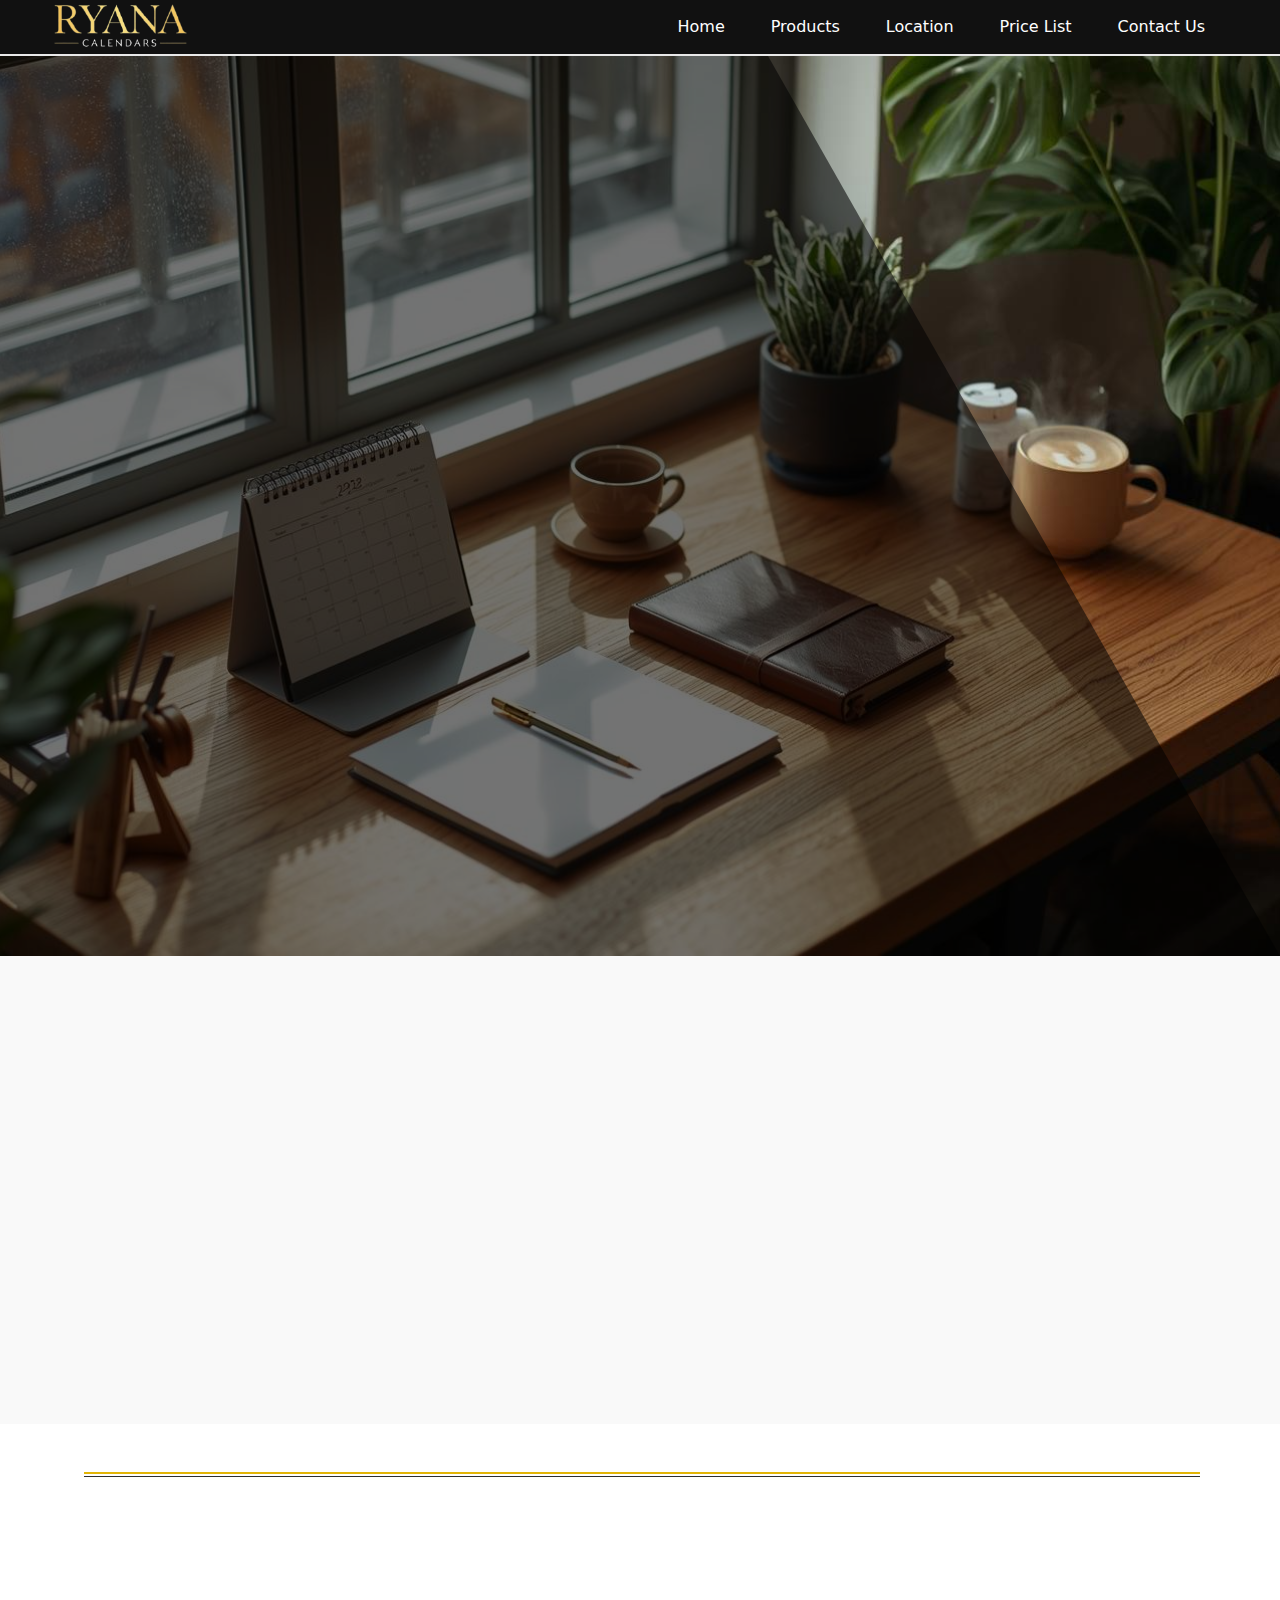
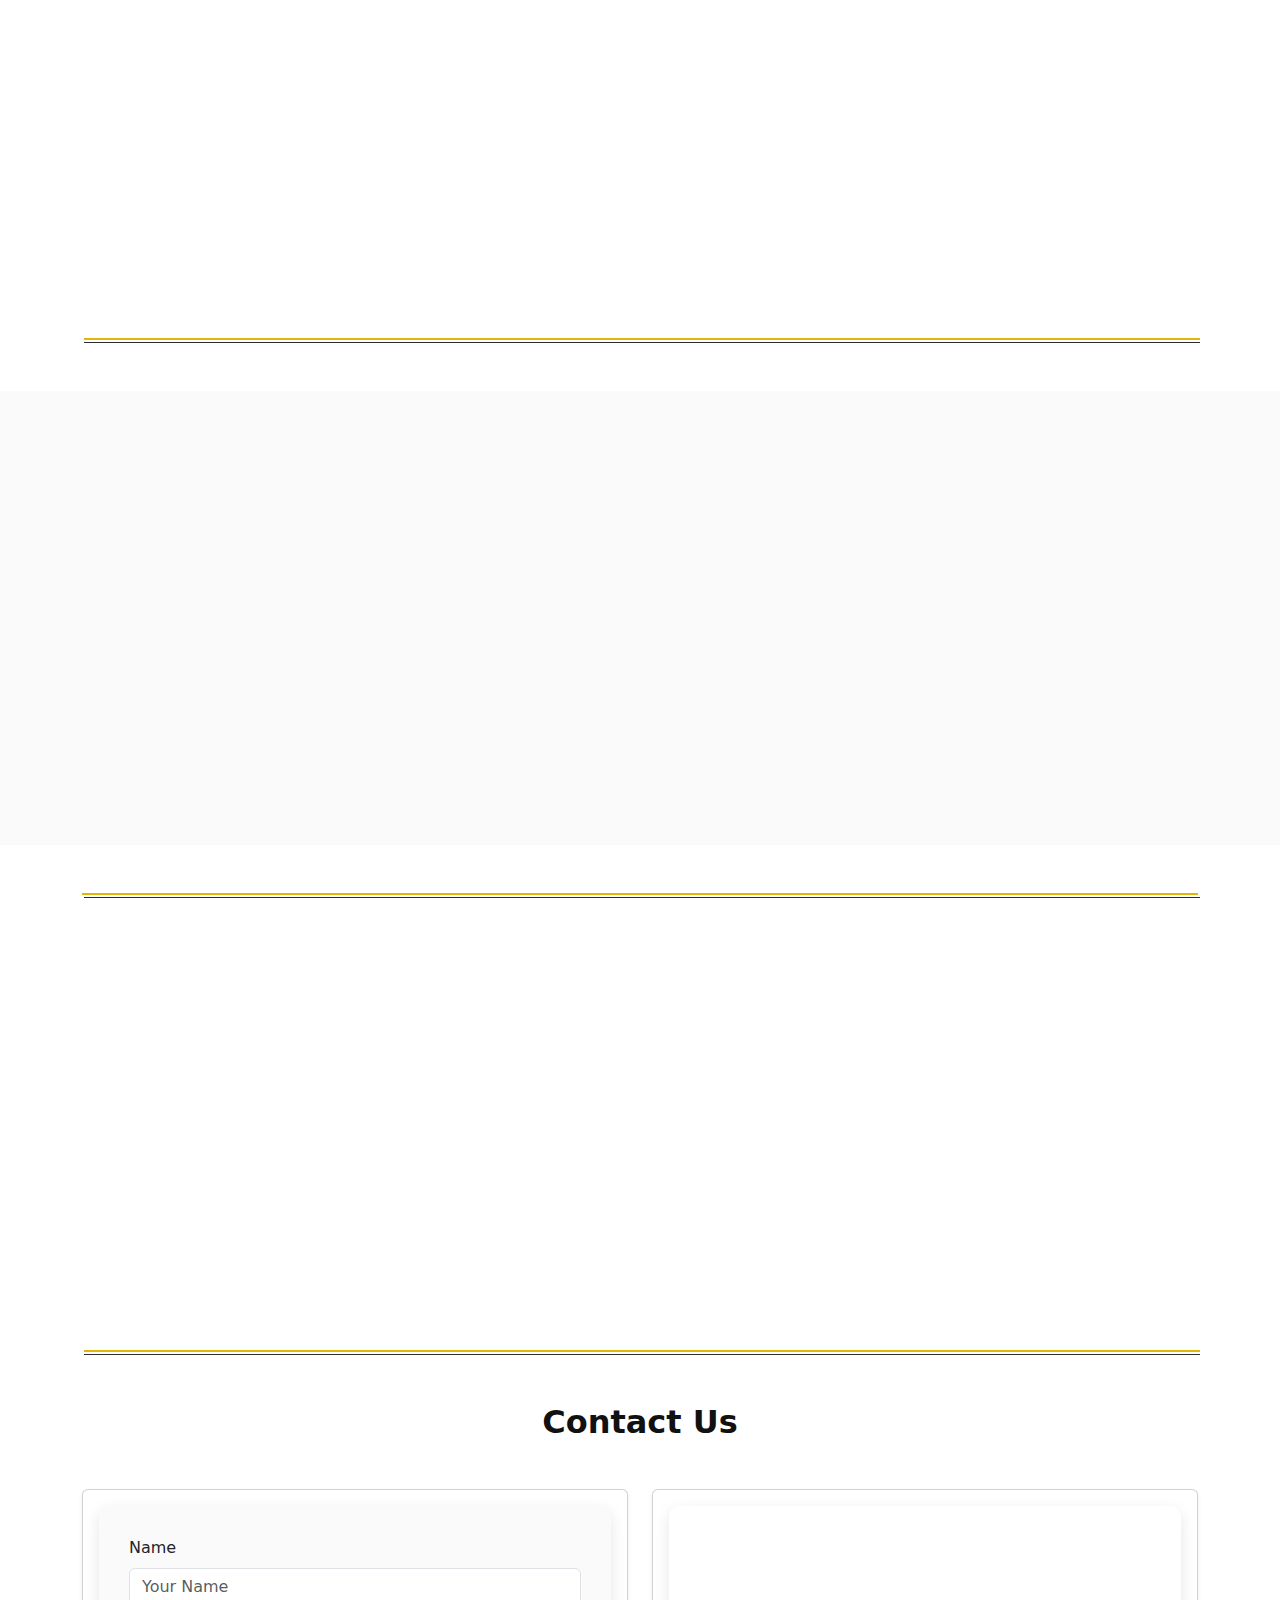
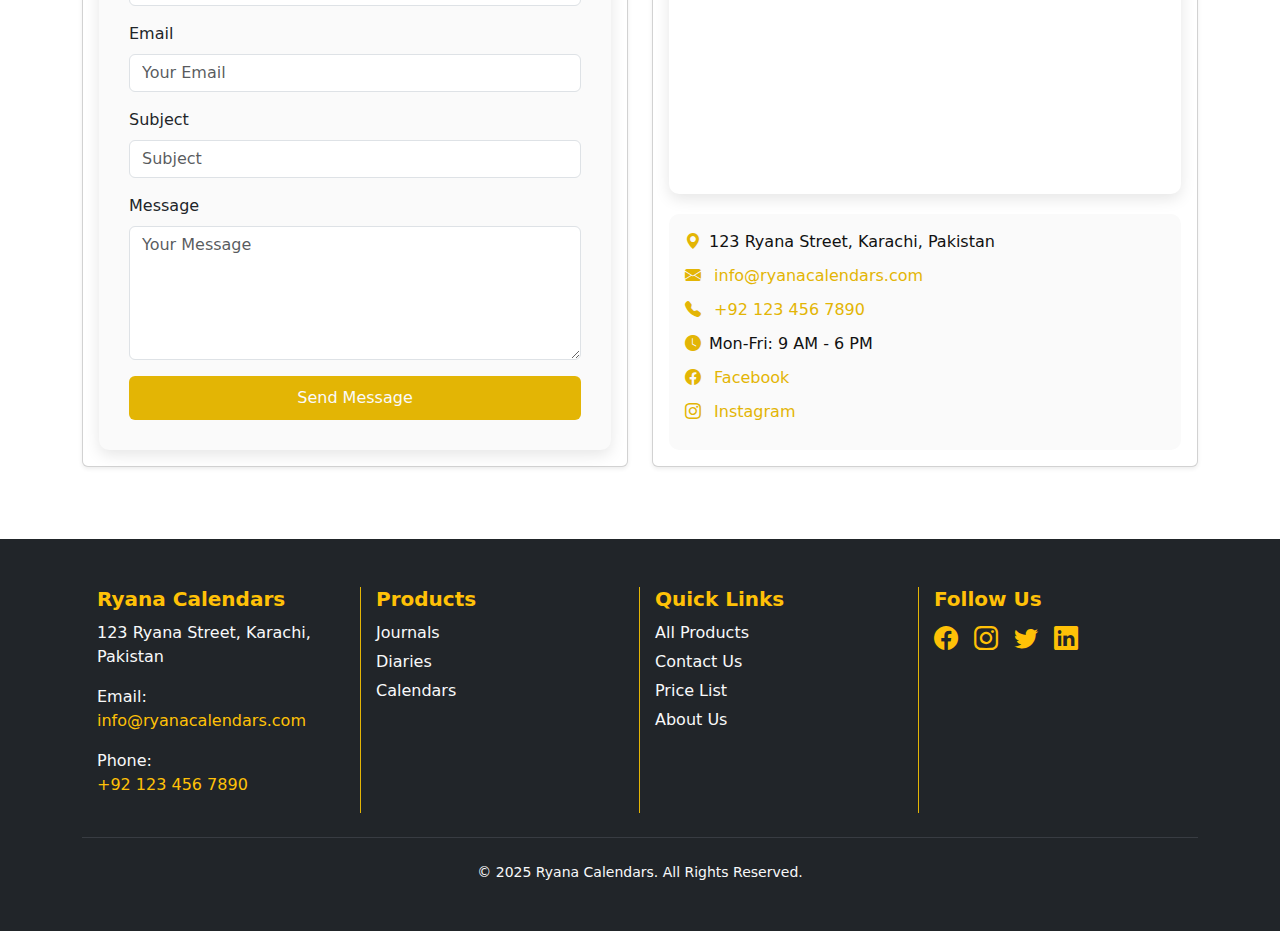
<file: index.html>
<!DOCTYPE html>
<html lang="en">

<head>
  <meta charset="UTF-8">
  <meta name="viewport" content="width=device-width, initial-scale=1.0">
  <title>Ryana Calenders</title>
  <link rel="stylesheet" href="./Assets/css/bootstrap.min.css">
  <link rel="stylesheet" href="./Assets/css/style.css">
  <link rel="stylesheet" href="./Assets/css/bootstrap-icons.css">
  <link rel="stylesheet" href="./Assets/css/aos.css">
</head>

<body>
  <!-- NAVBAR START -->
  <nav class="navbar navbar-expand-lg navbarbg py-2">
    <div class="container-fluid d-flex align-items-center justify-content-between">
      <!-- Logo -->
      <span class="navbar-brand m-0">
        <img src="./Assets/images/logo.png" alt="Ryana Calendars" class="logo-img">
      </span>
      <!-- Toggler/collapsible Button -->
      <button class="navbar-toggler" type="button" data-bs-toggle="collapse" data-bs-target="#navbarSupportedContent"
        aria-controls="navbarSupportedContent" aria-expanded="false" aria-label="Toggle navigation">
        <span class="navbar-toggler-icon"></span>
      </button>
      <!-- Navbar Links -->
      <div class="collapse navbar-collapse" id="navbarSupportedContent">
        <ul class="navbar-nav ms-auto mb-2 mb-lg-0 text-center text-lg-start">
          <li class="nav-item">
            <a class="nav-link navitem" href="#">Home</a>
          </li>
          <li class="nav-item dropdown">
            <a class="nav-link dropdown-toggle navitem" href="#" role="button" data-bs-toggle="dropdown"
              aria-expanded="false">Products</a>
            <ul class="dropdown-menu">
              <li><a class="dropdown-item" href="./journals.html">Journals</a></li>
              <li><a class="dropdown-item" href="./calenders.html">Calenders</a></li>
              <li><a class="dropdown-item" href="./diaries.html">Diaries</a></li>
            </ul>
          </li>
          <li class="nav-item">
            <a class="nav-link navitem" href="./contact.html#map-section">Location</a>
          </li>
          <li class="nav-item">
            <a class="nav-link navitem" href="./contact.html#price-list-section">Price List</a>
          </li>
          <li class="nav-item">
            <a class="nav-link navitem" href="./contact.html">Contact Us</a>
          </li>
        </ul>
      </div>
    </div>
  </nav>
  <!-- NAVBAR END -->
  <!-- HERO SECTION START (Diagonal Split) -->
  <header class="hero-diagonal">
    <div class="overlay"></div>
    <div class="container hero-container">
      <div class="row align-items-center">
        <!-- Text Section -->
        <div class="col-md-6 hero-text">
          <h1>Stay Organized, <span>Stay Ahead</span></h1>
          <p>Discover our premium calendars, diaries, and journals made to inspire productivity.</p>
          <a href="#products" class="btn btn-warning btn-lg me-2">Shop Now</a>
          <a href="#home-contact" class="btn btn-outline-light btn-lg me-2">Contact Us</a>
        </div>

        <!-- Image Section -->
        <div class="col-md-6 text-center hero-image">
          <img src="./Assets/images/hero-bg.jpg" alt="Ryana Calendar Product" class="img-fluid">
        </div>
      </div>
    </div>
  </header>
  <!-- HERO SECTION END -->

  <!-- ================= ABOUT SECTION START ================= -->
  <section class="about-section py-5" id="about-us">
    <div class="container">
      <div class="row align-items-center">
        <!-- Left Column: Text -->
        <div class="col-md-6" data-aos="fade-right">
          <h2 class="about-title mb-4" data-aos="fade-down" data-aos-delay="100">About Ryana Calendars</h2>
          <p class="about-text" data-aos="fade-up" data-aos-delay="300">
            At Ryana Calendars, we specialize in creating high-quality <strong>calendars, diaries,
              and journals</strong> that help you organize your days with style and efficiency.
            Our products are crafted to suit professionals, students, and anyone who values planning with elegance.
          </p>
          <p class="about-text" data-aos="fade-up" data-aos-delay="500">
            With years of experience, our mission is to bring functionality and design
            together—ensuring every page you turn adds value to your journey.
          </p>
          <a href="#products" class="btn btn-dark mt-3 me-2" data-aos="zoom-in" data-aos-delay="700">Explore
            Products</a>
          <a href="./contact.html#price-list-section" class="btn btn-dark mt-3 btn2" data-aos="zoom-in"
            data-aos-delay="900">
            Download Price List
          </a>
        </div>

        <!-- Right Column: Image -->
        <div class="col-md-6 text-center" data-aos="fade-left" data-aos-delay="300">
          <img src="./Assets/images/about.jpg" alt="About Ryana Calendars" class="img-fluid rounded shadow">
        </div>
      </div>
    </div>
  </section>
  <!-- ================= ABOUT SECTION END ================= -->
  <div class="container mt-5">
    <div style="border-top: 2px solid #E3B505; width: 100%; margin: 2px;"></div>
    <div style="border-top: 1px solid #2E2E2E; width: 100%; margin: 2px;"></div>
  </div>
  <!-- ================= PRODUCT CATEGORIES SECTION START ================= -->
  <section class="categories-section py-4" id="products">
    <div class="container text-center">
      <h2 class="section-title mb-5" data-aos="fade-down" data-aos-delay="100">
        Our Product Categories
      </h2>

      <div class="row g-4 justify-content-center">
        <!-- Journals -->
        <div class="col-md-4 col-sm-6" data-aos="zoom-in" data-aos-delay="200">
          <div class="category-card">
            <img src="./Assets/images/product-journals.jpg" alt="Journals" class="img-fluid">
            <h5 class="category-title mt-3">Journals</h5>
            <a href="./journals.html" class="btn btn-warning btn-sm mt-2">Explore</a>
          </div>
        </div>

        <!-- Calendars -->
        <div class="col-md-4 col-sm-6" data-aos="zoom-in" data-aos-delay="400">
          <div class="category-card">
            <img src="./Assets/images/product-calendars.jpg" alt="Calendars" class="img-fluid">
            <h5 class="category-title mt-3">Calendars</h5>
            <a href="./calenders.html" class="btn btn-warning btn-sm mt-2">Explore</a>
          </div>
        </div>

        <!-- Diaries -->
        <div class="col-md-4 col-sm-6" data-aos="zoom-in" data-aos-delay="600">
          <div class="category-card">
            <img src="./Assets/images/product-diaries.jpg" alt="Diaries" class="img-fluid">
            <h5 class="category-title mt-3">Diaries</h5>
            <a href="./diaries.html" class="btn btn-warning btn-sm mt-2">Explore</a>
          </div>
        </div>
      </div>
    </div>
  </section>
  <!-- ================= PRODUCT CATEGORIES SECTION END ================= -->
  <div class="container mt-3 mb-5">
    <div style="border-top: 2px solid #E3B505; width: 100%; margin: 2px;"></div>
    <div style="border-top: 1px solid #2E2E2E; width: 100%; margin: 2px;"></div>
  </div>
  <!-- ===== Why Choose Us Section Start ===== -->
  <section id="why-choose-us" style="background-color:#FAFAFA; padding:50px 0;">
    <div class="container">
      <h2 class="text-center fw-bold mb-5" style="color:#111111;" data-aos="fade-down" data-aos-delay="100">
        Why Choose Us
      </h2>

      <div class="row text-center">
        <!-- High Quality -->
        <div class="col-md-3 mb-4" data-aos="fade-up" data-aos-delay="200">
          <div class="card h-100 border-0 hover-lift"
            style="background-color:#3B3B3B; border-radius:12px; box-shadow:0 4px 10px rgba(0,0,0,0.1);">
            <div class="card-body">
              <i class="bi bi-book-half display-4" style="color:#E3B505;"></i>
              <h5 class="card-title fw-bold mt-3" style="color:#FAFAFA;">High Quality</h5>
              <p class="card-text" style="color:#FAFAFA;">Premium materials and designs for lasting satisfaction.</p>
            </div>
          </div>
        </div>

        <!-- Affordable Prices -->
        <div class="col-md-3 mb-4" data-aos="fade-up" data-aos-delay="400">
          <div class="card h-100 border-0 hover-lift"
            style="background-color:#3B3B3B; border-radius:12px; box-shadow:0 4px 10px rgba(0,0,0,0.1);">
            <div class="card-body">
              <i class="bi bi-currency-dollar display-4" style="color:#E3B505;"></i>
              <h5 class="card-title fw-bold mt-3" style="color:#FAFAFA;">Affordable Prices</h5>
              <p class="card-text" style="color:#FAFAFA;">Best value products without compromising quality.</p>
            </div>
          </div>
        </div>

        <!-- Fast Delivery -->
        <div class="col-md-3 mb-4" data-aos="fade-up" data-aos-delay="600">
          <div class="card h-100 border-0 hover-lift"
            style="background-color:#3B3B3B; border-radius:12px; box-shadow:0 4px 10px rgba(0,0,0,0.1);">
            <div class="card-body">
              <i class="bi bi-truck display-4" style="color:#E3B505;"></i>
              <h5 class="card-title fw-bold mt-3" style="color:#FAFAFA;">Fast Delivery</h5>
              <p class="card-text" style="color:#FAFAFA;">Quick and reliable shipping to your doorstep.</p>
            </div>
          </div>
        </div>

        <!-- Customer Satisfaction -->
        <div class="col-md-3 mb-4" data-aos="fade-up" data-aos-delay="800">
          <div class="card h-100 border-0 hover-lift"
            style="background-color:#3B3B3B; border-radius:12px; box-shadow:0 4px 10px rgba(0,0,0,0.1);">
            <div class="card-body">
              <i class="bi bi-emoji-smile display-4" style="color:#E3B505;"></i>
              <h5 class="card-title fw-bold mt-3" style="color:#FAFAFA;">Customer Satisfaction</h5>
              <p class="card-text" style="color:#FAFAFA;">We prioritize our customers’ happiness above everything.</p>
            </div>
          </div>
        </div>
      </div>
    </div>
  </section>
  <!-- ===== Why Choose Us Section End ===== -->
  <div class="container my-5">
    <div style="border-top: 2px solid #E3B505; width: 100%; margin: 2x;"></div>
    <div style="border-top: 1px solid #2E2E2E; width: 100%; margin: 2px;"></div>
  </div>
  <!-- ===== Our Mission & Vision Section Start ===== -->
  <section class="container my-5">
    <!-- Section Heading -->
    <h2 class="text-center fw-bold mb-5" style="color:#111111;" data-aos="fade-down" data-aos-delay="100">
      Our Mission & Vision
    </h2>

    <div class="row text-center">
      <!-- Mission -->
      <div class="col-md-6 mb-4" data-aos="fade-right" data-aos-delay="300">
        <div class="card h-100 shadow-lg p-4"
          style="border-left: 6px solid #E3B505; background-color:#FAFAFA; transition: transform 0.3s;">
          <div class="mb-3" data-aos="zoom-in" data-aos-delay="500">
            <i class="bi bi-bullseye fs-1" style="color:#E3B505;"></i>
          </div>
          <h5 class="fw-bold" style="color:#2E2E2E;">Our Mission</h5>
          <p class="text-muted" style="color:#111111;">
            To provide high-quality calendars and diaries that help people
            stay organized, inspired, and connected to their daily goals.
          </p>
        </div>
      </div>

      <!-- Vision -->
      <div class="col-md-6 mb-4" data-aos="fade-left" data-aos-delay="500">
        <div class="card h-100 shadow-lg p-4"
          style="border-left: 6px solid #E3B505; background-color:#FAFAFA; transition: transform 0.3s;">
          <div class="mb-3" data-aos="zoom-in" data-aos-delay="700">
            <i class="bi bi-eye fs-1" style="color:#E3B505;"></i>
          </div>
          <h5 class="fw-bold" style="color:#2E2E2E;">Our Vision</h5>
          <p class="text-muted" style="color:#111111;">
            To become a trusted brand for planners, journals, and diaries,
            bringing creativity, organization, and quality into every home and office.
          </p>
        </div>
      </div>
    </div>
  </section>
  <!-- ===== Our Mission & Vision Section End ===== -->
  <div class="container my-5">
    <div style="border-top: 2px solid #E3B505; width: 100%; margin: 2px;"></div>
    <div style="border-top: 1px solid #2E2E2E; width: 100%; margin: 2px;"></div>
  </div>
  <!-- ===== ContactUs Section Starts ===== -->
  <section class="container my-5" id="home-contact">
    <h2 class="text-center fw-bold mb-5" style="color:#111111;">Contact Us</h2>
    <div class="row">
      <!-- Left: Contact Form -->
      <div class="col-md-6 mb-4">
        <div class="card h-100 shadow-sm hover-lift">
          <div class="card-body ">
            <form>
              <div class="mb-3">
                <label for="name" class="form-label">Name</label>
                <input type="text" class="form-control" id="name" placeholder="Your Name" maxlength="30" required>
              </div>

              <div class="mb-3">
                <label for="email" class="form-label">Email</label>
                <input type="email" class="form-control" id="email" placeholder="Your Email"
                  pattern="[a-z0-9._%+-]+@[a-z0-9.-]+\.[a-z]{2,}$" required>
              </div>

              <div class="mb-3">
                <label for="subject" class="form-label">Subject</label>
                <input type="text" class="form-control" id="subject" placeholder="Subject" required>
              </div>

              <div class="mb-3">
                <label for="message" class="form-label">Message</label>
                <textarea class="form-control" id="message" rows="5" placeholder="Your Message" required></textarea>
              </div>

              <button type="submit" class="btn btn-submit w-100">Send Message</button>
            </form>

          </div>
        </div>
      </div>
      <!-- Right: Map + Contact Info -->
      <div class="col-md-6 mb-4">
        <div class="card h-100 shadow-sm hover-lift">
          <div class="card-body d-flex flex-column">
            <div class="ratio ratio-16x9 mb-3">
              <iframe
                src="https://www.google.com/maps/embed?pb=!1m18!1m12!1m3!1d537.9424736392564!2d67.20572003788487!3d24.903739425231414!2m3!1f0!2f0!3f0!3m2!1i1024!2i768!4f13.1!3m3!1m2!1s0x3eb337007d3ec103%3A0x574bbbdc0b32cacd!2sAptech%20Malir%20Center!5e0!3m2!1sen!2s!4v1759632853621!5m2!1sen!2s"
                style="border:0;" allowfullscreen="" loading="lazy"
                referrerpolicy="no-referrer-when-downgrade"></iframe>
            </div>
            <div class="contact-details mt-auto" style="background-color:#FAFAFA; padding:1rem;">
              <p>
                <i class="bi bi-geo-alt-fill me-2" style="color:#E3B505;"></i>123 Ryana Street, Karachi, Pakistan
              </p>
              <p>
                <i class="bi bi-envelope-fill me-2" style="color:#E3B505;"></i>
                <a href="mailto:info@ryanacalendars.com">info@ryanacalendars.com</a>
              </p>
              <p>
                <i class="bi bi-telephone-fill me-2" style="color:#E3B505;"></i>
                <a href="tel:+921234567890">+92 123 456 7890</a>
              </p>
              <p>
                <i class="bi bi-clock-fill me-2" style="color:#E3B505;"></i>Mon-Fri: 9 AM - 6 PM
              </p>
              <p>
                <i class="bi bi-facebook me-2" style="color:#E3B505;"></i>
                <a href="#">Facebook</a>
              </p>
              <p>
                <i class="bi bi-instagram me-2" style="color:#E3B505;"></i>
                <a href="#">Instagram</a>
              </p>
            </div>
          </div>
        </div>
      </div>
    </div>
  </section>
  <!-- ===== ContactUs Section End ===== -->
  <!-- Footer START -->
  <footer class="footer bg-dark py-5">
    <div class="container">
      <div class="d-flex flex-row flex-wrap">
        <!-- Company Info -->
        <div class="footer-col">
          <h5 class="text-warning fw-bold">Ryana Calendars</h5>
          <p class="text-light">123 Ryana Street, Karachi, Pakistan</p>
          <p class="text-light">Email: <a href="mailto:info@ryanacalendars.com"
              class="text-warning">info@ryanacalendars.com</a>
          </p>
          <p class="text-light">Phone: <a href="tel:+921234567890" class="text-warning">+92 123 456 7890</a>
          </p>
        </div>
        <!-- Products -->
        <div class="footer-col">
          <h5 class="text-warning fw-bold">Products</h5>
          <ul class="list-unstyled">
            <li>
              <a href="./journals.html" class="text-light text-decoration-none">Journals</a>
            </li>
            <li>
              <a href="./diaries.html" class="text-light text-decoration-none">Diaries</a>
            </li>
            <li>
              <a href="./calenders.html" class="text-light text-decoration-none">Calendars</a>
            </li>
          </ul>
        </div>
        <!-- Quick Links -->
        <div class="footer-col">
          <h5 class="text-warning fw-bold">Quick Links</h5>
          <ul class="list-unstyled">
            <li>
              <a href="index.html#products" class="text-light text-decoration-none">All Products</a>
            </li>
            <li>
              <a href="index.html#home-contact" class="text-light text-decoration-none">Contact Us</a>
            </li>
            <li>
              <a href="Assets/docs/PriceList.docx" class="text-light text-decoration-none" download>Price List</a>
            </li>
            <li>
              <a href="index.html#about-us" class="text-light text-decoration-none">About Us</a>
            </li>
          </ul>
        </div>
        <!-- Social Media -->
        <div class="footer-col">
          <h5 class="text-warning fw-bold">Follow Us</h5>
          <div class="social-icons d-flex gap-3">
            <a href="#" class="text-warning fs-4">
              <i class="bi bi-facebook"></i>
            </a>
            <a href="#" class="text-warning fs-4">
              <i class="bi bi-instagram"></i>
            </a>
            <a href="#" class="text-warning fs-4">
              <i class="bi bi-twitter"></i>
            </a>
            <a href="#" class="text-warning fs-4">
              <i class="bi bi-linkedin"></i>
            </a>
          </div>
        </div>
      </div>
      <hr class="border-secondary my-4">
      <div class="text-center text-light small"> &copy; 2025 Ryana Calendars. All Rights Reserved. </div>
    </div>
  </footer>
  <!-- Footer END -->
  <!-- ===== Bootstrap JS ===== -->
  <script src="./Assets/js/bootstrap.bundle.min.js"></script>
  <!-- ===== AOS JS ===== -->
  <script src="./Assets/js/aos.js"></script>
  <script src=""></script>

  <script>
    AOS.init({
      duration: 1000, // animation duration in ms
      once: true // animation happens only once
    });
  </script>

</body>

</html>
</file>
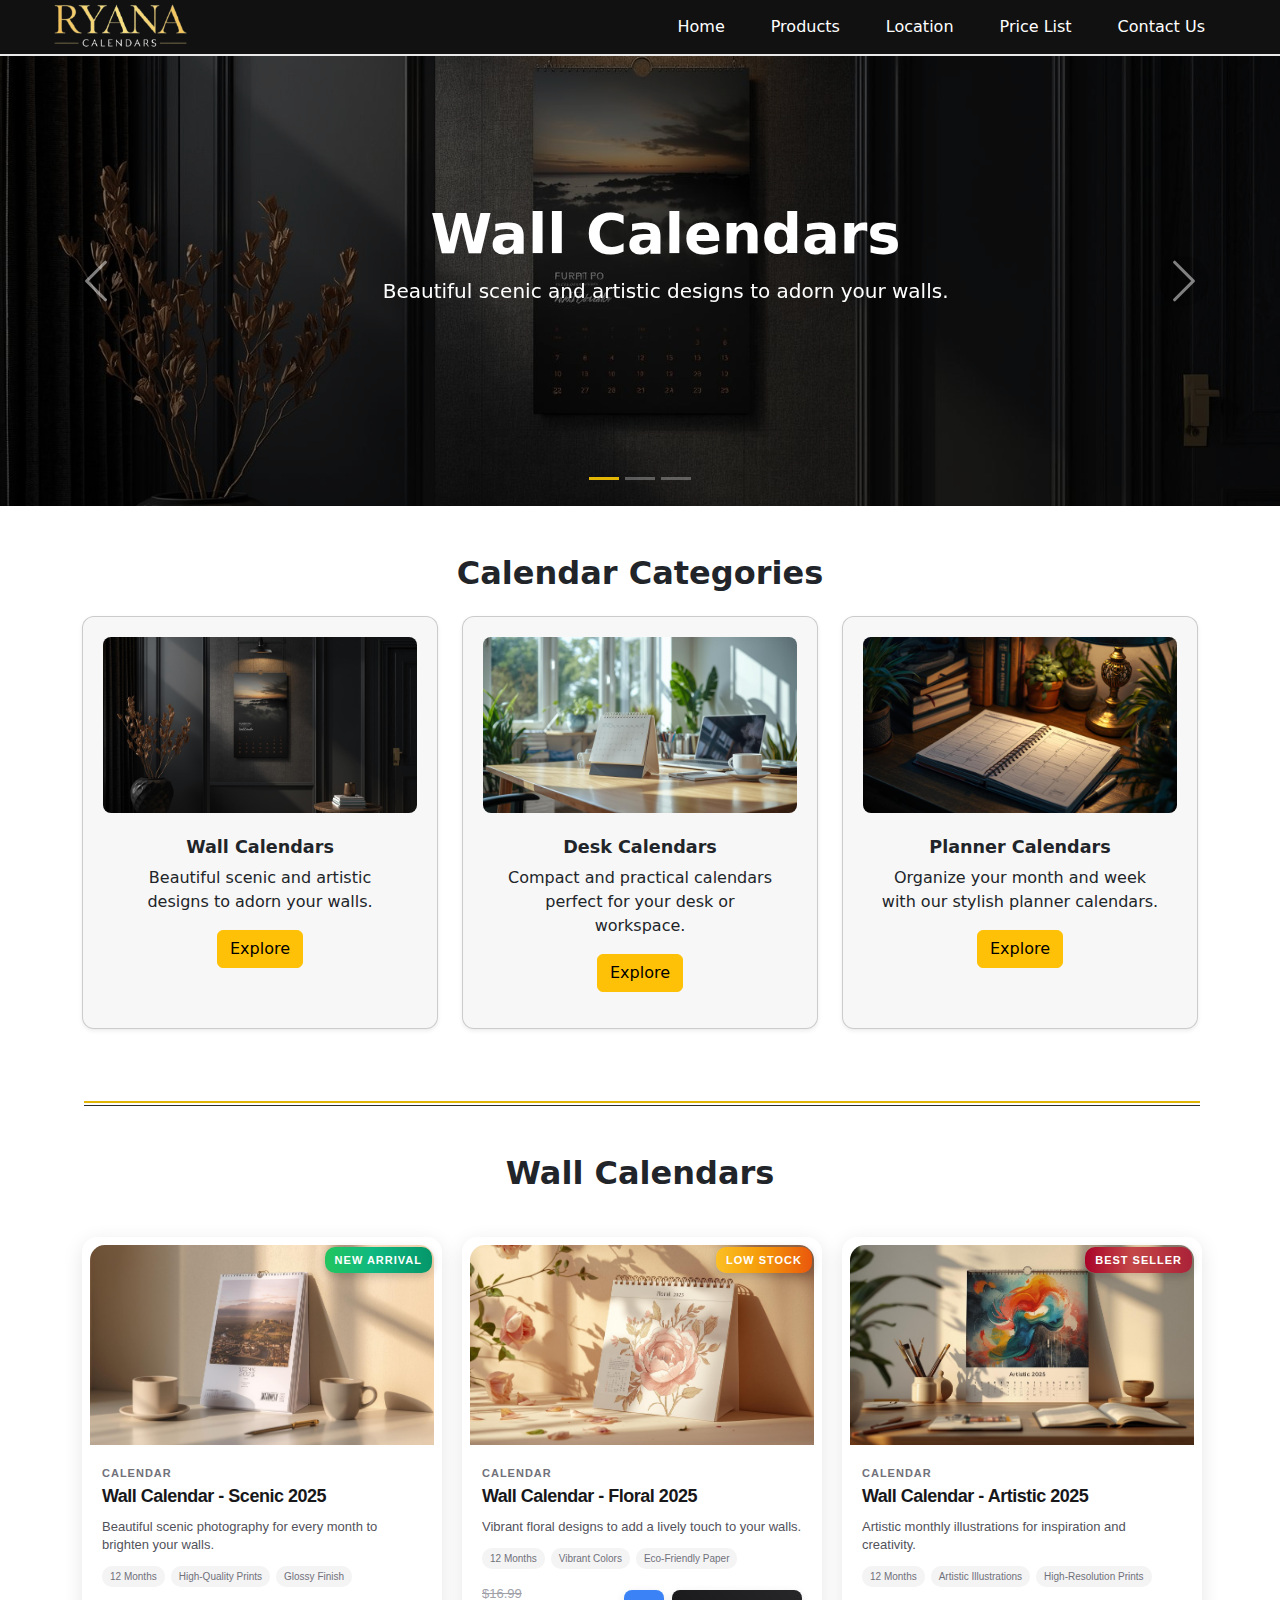
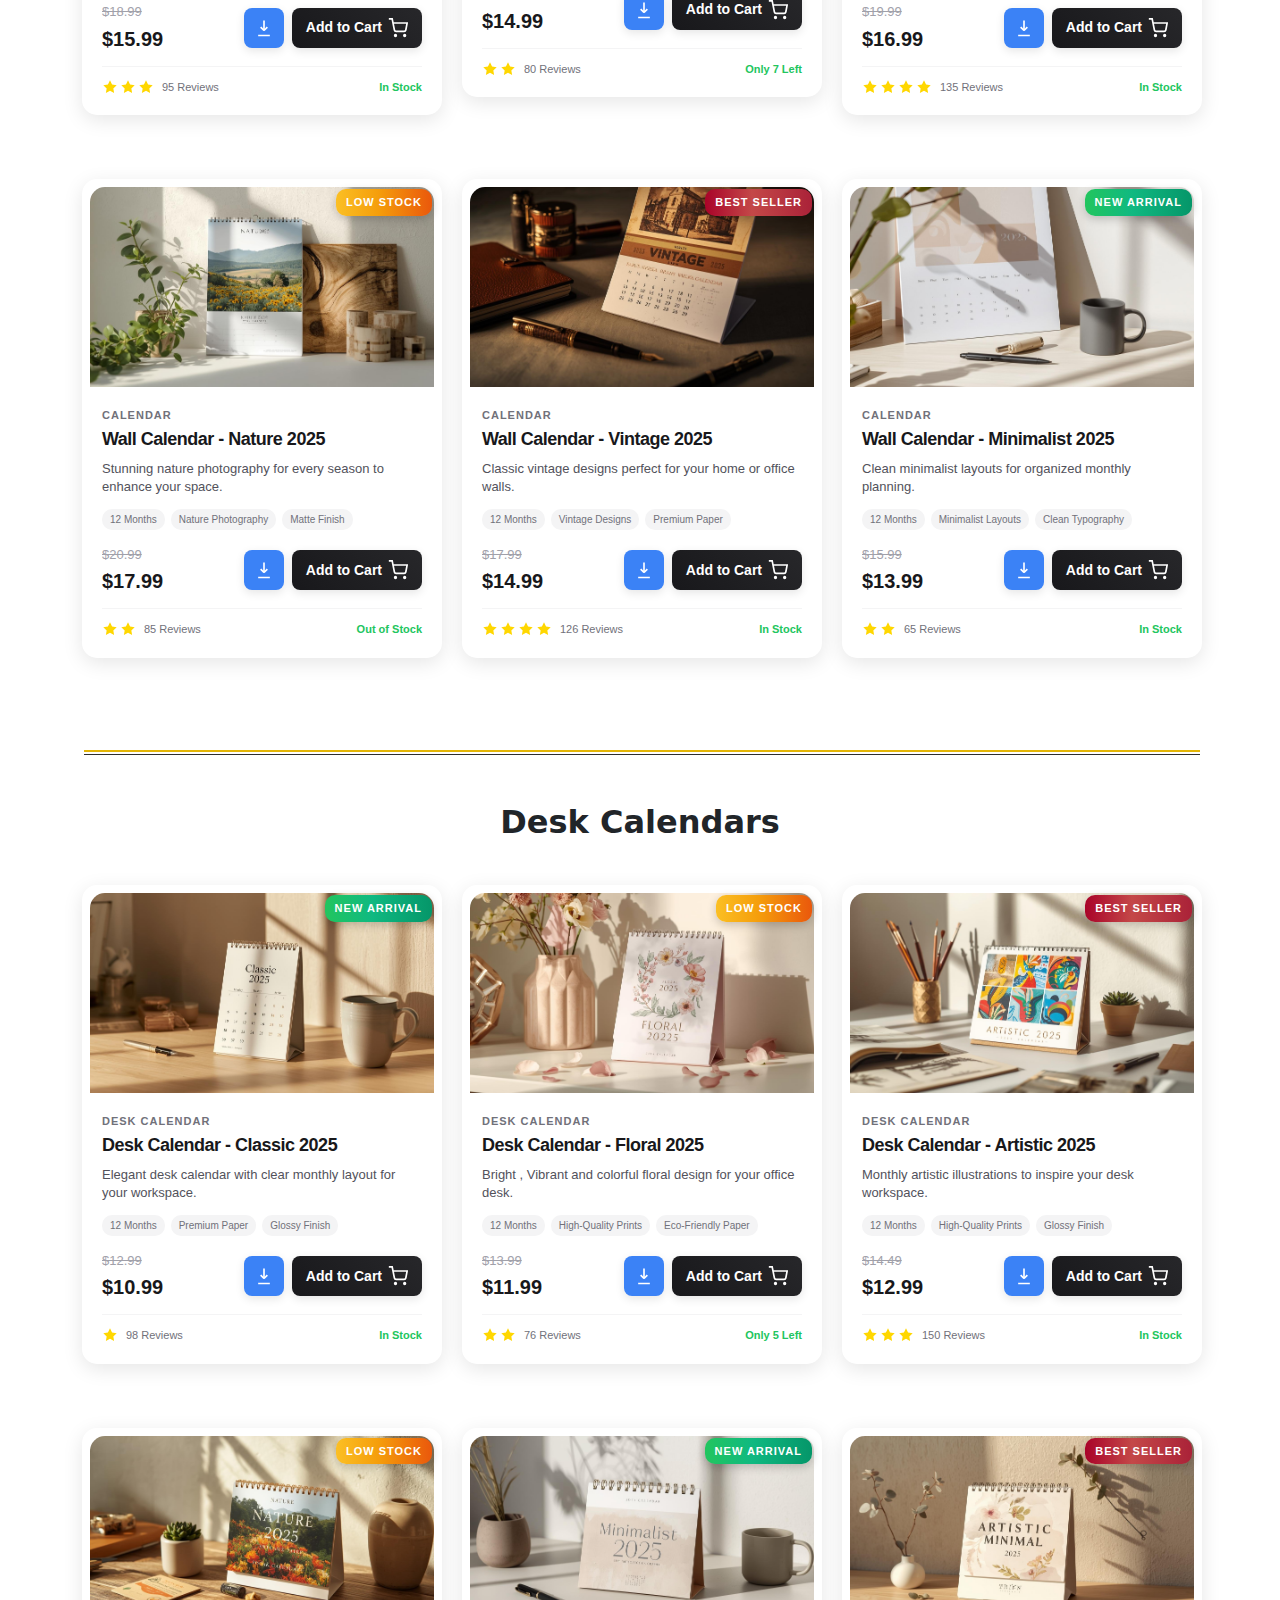
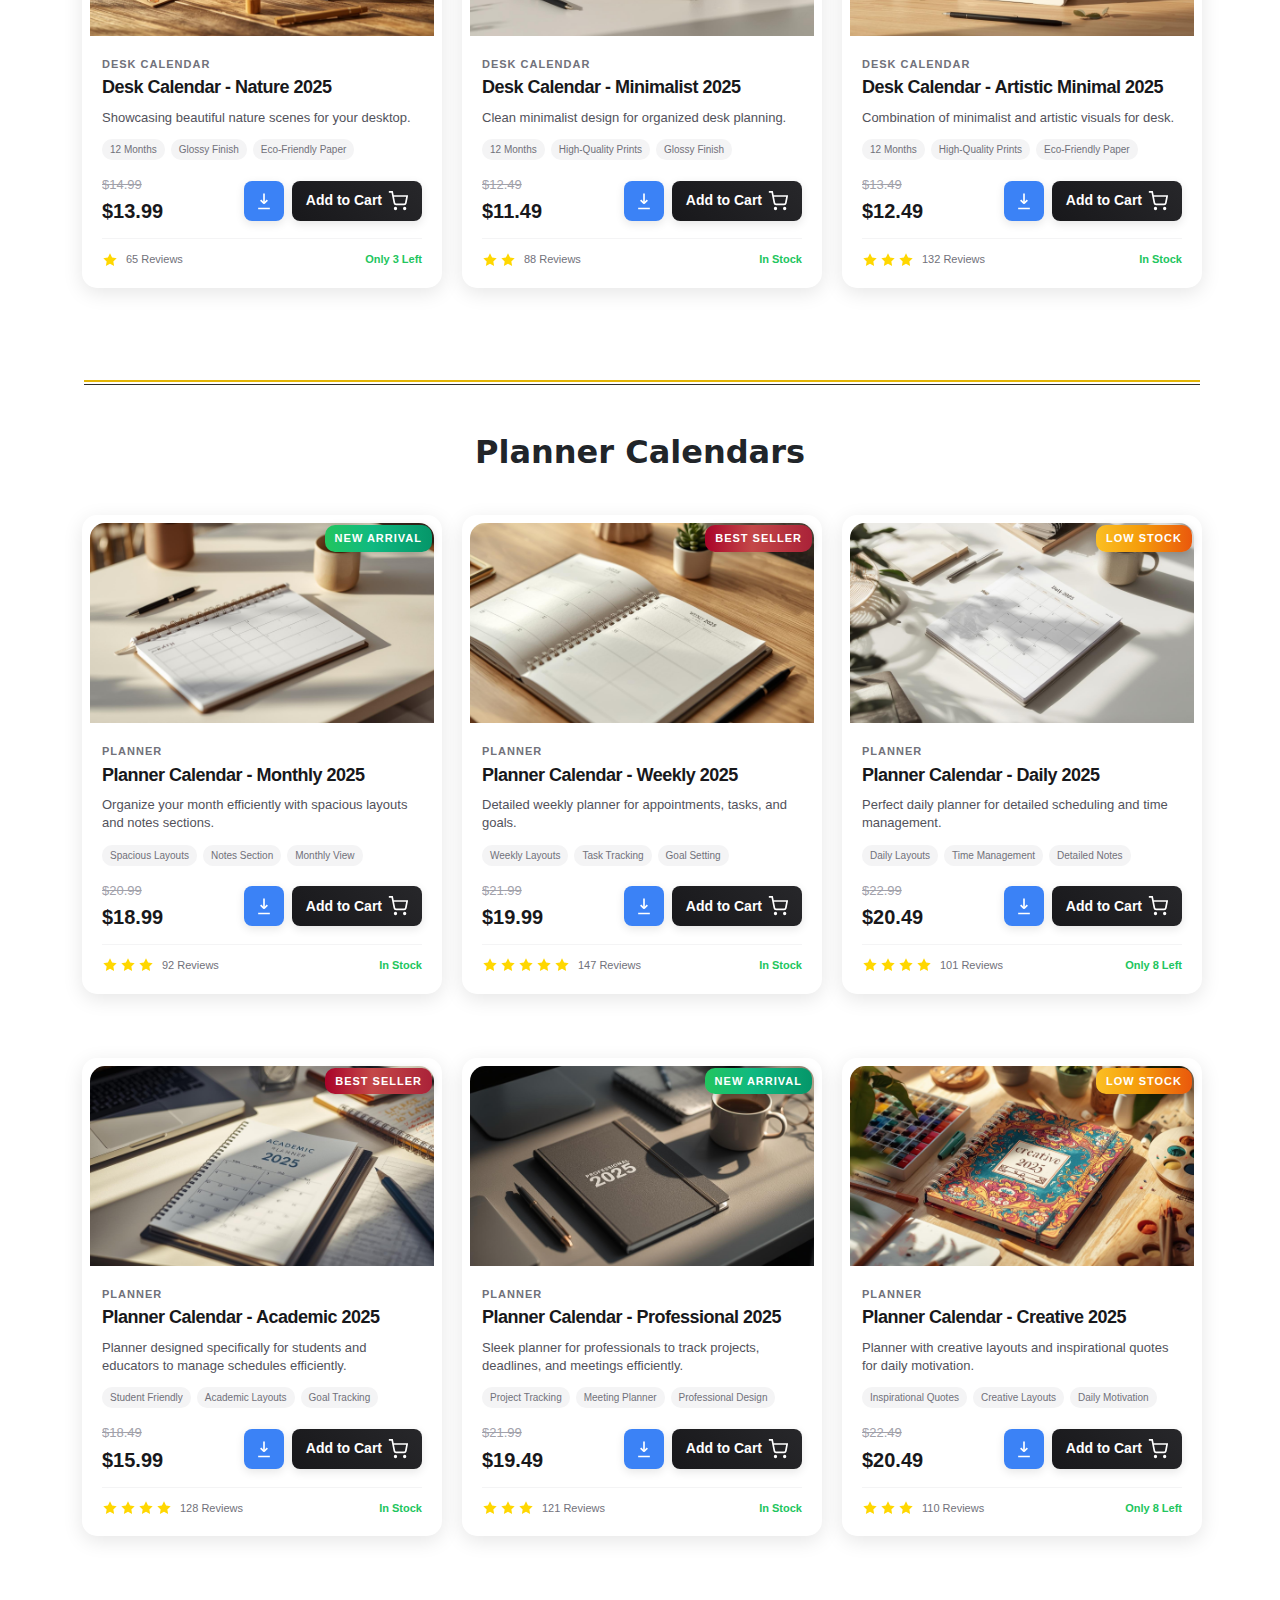
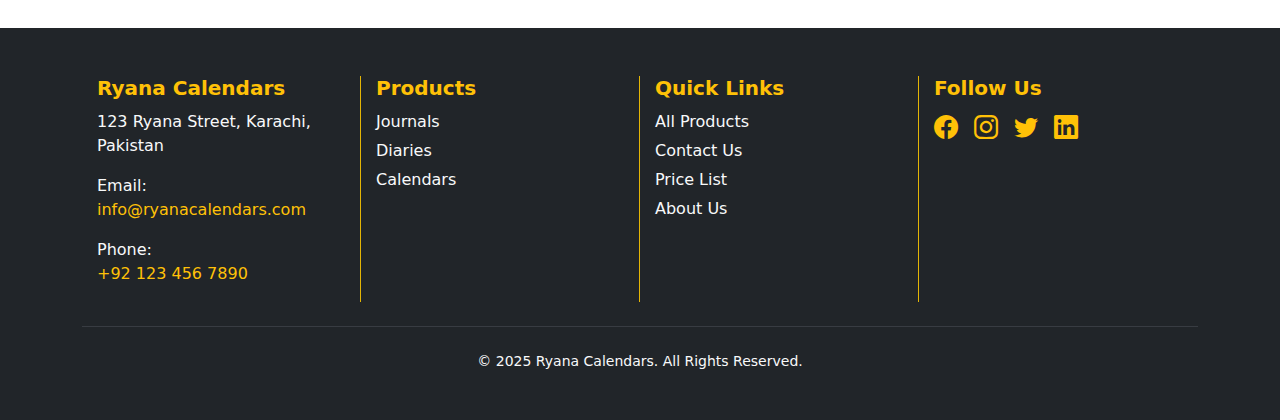
<file: calenders.html>
<!DOCTYPE html>
<html lang="en">

<head>
    <meta charset="UTF-8">
    <meta name="viewport" content="width=device-width, initial-scale=1.0">
    <title>Ryana Calenders-Calenders</title>
    <link rel="stylesheet" href="./Assets/css/bootstrap.min.css">
    <link rel="stylesheet" href="./Assets/css/style.css">
    <link rel="stylesheet" href="./Assets/css/bootstrap-icons.css">
</head>

<body>
    <!-- NAVBAR START -->
    <nav class="navbar navbar-expand-lg navbarbg">
        <div class="container-fluid">
            <!-- Logo -->
            <span class="navbar-brand m-0">
                <img src="./Assets/images/logo.png" alt="Ryana Calendars" class="logo-img">
            </span>
            <!-- Toggler/collapsible Button -->
            <button class="navbar-toggler" type="button" data-bs-toggle="collapse"
                data-bs-target="#navbarSupportedContent" aria-controls="navbarSupportedContent" aria-expanded="false"
                aria-label="Toggle navigation">
                <span class="navbar-toggler-icon"></span>
            </button>
            <!-- Navbar Links -->
            <div class="collapse navbar-collapse" id="navbarSupportedContent">
                <ul class="navbar-nav ms-auto mb-2 mb-lg-0">
                    <li class="nav-item">
                        <a class="nav-link navitem" href="./index.html">Home</a>
                    </li>
                    <li class="nav-item dropdown">
                        <a class="nav-link dropdown-toggle navitem" href="#" role="button" data-bs-toggle="dropdown"
                            aria-expanded="false">Products</a>
                        <ul class="dropdown-menu">
                            <li><a class="dropdown-item" href="./journals.html">Journals</a></li>
                            <li><a class="dropdown-item" href="#">Calenders</a></li>
                            <li><a class="dropdown-item" href="./diaries.html">Diaries</a></li>
                        </ul>
                    </li>
                    <li class="nav-item">
                        <a class="nav-link navitem" href="./contact.html#map-section">Location</a>
                    </li>
                    <li class="nav-item">
                        <a class="nav-link navitem" href="./contact.html#price-list-section">Price List</a>
                    </li>
                    <li class="nav-item">
                        <a class="nav-link navitem" href="./contact.html">Contact Us</a>
                    </li>
                </ul>
            </div>
        </div>
    </nav>
    <!-- NAVBAR END -->
    <!-- ===== Calendars Hero Carousel Start ===== -->
    <div id="calendarCarousel" class="carousel slide" data-bs-ride="carousel" data-bs-interval="4000"
        aria-label="Calendars Carousel">
        <!-- Indicators / Dots -->
        <div class="carousel-indicators">
            <button type="button" data-bs-target="#calendarCarousel" data-bs-slide-to="0" class="active"
                aria-current="true" aria-label="Slide 1"></button>
            <button type="button" data-bs-target="#calendarCarousel" data-bs-slide-to="1" aria-label="Slide 2"></button>
            <button type="button" data-bs-target="#calendarCarousel" data-bs-slide-to="2" aria-label="Slide 3"></button>
        </div>
        <!-- Slides -->
        <div class="carousel-inner">
            <!-- Slide 1: Wall Calendars -->
            <div class="carousel-item active">
                <div class="hero-slide" style="background-image: url('./Assets/images/calendars-wall.jpg');">
                    <div class="overlay" aria-hidden="true"></div>
                    <div class="carousel-caption d-flex flex-column justify-content-center align-items-center h-100">
                        <h1 class="fw-bold display-4">Wall Calendars</h1>
                        <p class="lead">Beautiful scenic and artistic designs to adorn your walls.</p>
                    </div>
                </div>
            </div>
            <!-- Slide 2: Desk Calendars -->
            <div class="carousel-item">
                <div class="hero-slide" style="background-image: url('./Assets/images/calendars-desk.jpg');">
                    <div class="overlay" aria-hidden="true"></div>
                    <div class="carousel-caption d-flex flex-column justify-content-center align-items-center h-100">
                        <h1 class="fw-bold display-4">Desk Calendars</h1>
                        <p class="lead">Compact and practical calendars perfect for your desk or workspace.</p>
                    </div>
                </div>
            </div>
            <!-- Slide 3: Planner Calendars -->
            <div class="carousel-item">
                <div class="hero-slide" style="background-image: url('./Assets/images/calendars-planner.jpg');">
                    <div class="overlay" aria-hidden="true"></div>
                    <div class="carousel-caption d-flex flex-column justify-content-center align-items-center h-100">
                        <h1 class="fw-bold display-4">Planner Calendars</h1>
                        <p class="lead">Organize your month and week with our stylish planner calendars.</p>
                    </div>
                </div>
            </div>
        </div>
        <!-- Controls -->
        <button class="carousel-control-prev" type="button" data-bs-target="#calendarCarousel" data-bs-slide="prev">
            <span class="calendar-carousel-control-prev-icon" aria-hidden="true"></span>
            <span class="visually-hidden">Previous</span>
        </button>
        <button class="carousel-control-next" type="button" data-bs-target="#calendarCarousel" data-bs-slide="next">
            <span class="calendar-carousel-control-next-icon" aria-hidden="true"></span>
            <span class="visually-hidden">Next</span>
        </button>
    </div>
    <!-- ===== Calendars Hero Carousel End ===== -->
    <!-- ===== Calendars Categories Start ===== -->
    <section class="container my-5">
        <h2 class="text-center fw-bold mb-4">Calendar Categories</h2>
        <div class="row text-center">
            <!-- Wall Calendars -->
            <div class="col-md-4 mb-4">
                <div class="card h-100 shadow-sm category-card">
                    <img src="./Assets/images/calendars-wall.jpg" class="card-img-top" alt="Wall Calendars">
                    <div class="card-body">
                        <h5 class="card-title fw-bold">Wall Calendars</h5>
                        <p class="card-text">Beautiful scenic and artistic designs to adorn your walls.</p>
                        <a href="#wall-calendars" class="btn btn-warning">Explore</a>
                    </div>
                </div>
            </div>
            <!-- Desk Calendars -->
            <div class="col-md-4 mb-4">
                <div class="card h-100 shadow-sm category-card">
                    <img src="./Assets/images/calendars-desk.jpg" class="card-img-top" alt="Desk Calendars">
                    <div class="card-body">
                        <h5 class="card-title fw-bold">Desk Calendars</h5>
                        <p class="card-text">Compact and practical calendars perfect for your desk or workspace.</p>
                        <a href="#desk-calendars" class="btn btn-warning">Explore</a>
                    </div>
                </div>
            </div>
            <!-- Planner Calendars -->
            <div class="col-md-4 mb-4">
                <div class="card h-100 shadow-sm category-card">
                    <img src="./Assets/images/calendars-planner.jpg" class="card-img-top" alt="Planner Calendars">
                    <div class="card-body">
                        <h5 class="card-title fw-bold">Planner Calendars</h5>
                        <p class="card-text">Organize your month and week with our stylish planner calendars.</p>
                        <a href="#planner-calendars" class="btn btn-warning">Explore</a>
                    </div>
                </div>
            </div>
        </div>
    </section>
    <!-- ===== Calendars Categories End ===== -->
    <div class="container mt-0 mb-0">
        <div style="border-top: 2px solid #E3B505; width: 100%; margin: 2px;"></div>
        <div style="border-top: 1px solid #2E2E2E; width: 100%; margin: 2px;"></div>
    </div>
    <!-- ===== Wall Calendars Products Start ===== -->
    <section id="wall-calendars" class="container my-5">
        <h2 class="text-center fw-bold mb-4">Wall Calendars</h2>
        <div class="row">
            <!-- Product 1 -->
            <div class="col-md-4 col-sm-6 col-12 mb-4">
                <article class="pc-card">
                    <!-- Badge -->
                    <div class="pc-badge-new">New Arrival</div>
                    <!-- Product Image -->
                    <div class="pc-img">
                        <img src="./Assets/images/Wall-Calendars/wall-calendar(1).jpg"
                            alt="Wall Calendar - Scenic 2025">
                    </div>
                    <!-- Product Info -->
                    <div class="pc-info">
                        <div class="pc-cat">Calendar</div>
                        <h2 class="pc-title">Wall Calendar - Scenic 2025</h2>
                        <p class="pc-desc">Beautiful scenic photography for every month to brighten your walls.</p>
                        <!-- Features -->
                        <div class="pc-feats">
                            <span class="pc-feat">12 Months</span>
                            <span class="pc-feat">High-Quality Prints</span>
                            <span class="pc-feat">Glossy Finish</span>
                        </div>
                        <!-- Price and Actions -->
                        <div class="pc-bottom">
                            <div class="pc-price">
                                <span class="pc-old">$18.99</span>
                                <span class="pc-new">$15.99</span>
                            </div>
                            <div class="pc-actions">
                                <a href="./Assets/docs/Wall Calendars/Wall Calendar - Scenic 2025.docx"
                                    class="pc-btn small-btn" title="Download" download>
                                    <svg class="pc-icon" viewBox="0 0 24 24" fill="none" stroke="currentColor"
                                        stroke-width="2">
                                        <path d="M12 3v12" />
                                        <path d="M12 15l-4-4" />
                                        <path d="M12 15l4-4" />
                                        <line x1="5" y1="21" x2="19" y2="21" />
                                    </svg>
                                </a>
                                <a href="#" class="pc-btn" aria-label="Add Wall Calendar to Cart">
                                    <span>Add to Cart</span>
                                    <svg class="pc-icon" width="20" height="20" viewBox="0 0 24 24" fill="none"
                                        stroke="currentColor" stroke-width="2">
                                        <circle cx="9" cy="21" r="1" />
                                        <circle cx="20" cy="21" r="1" />
                                        <path d="M1 1h4l2.68 13.39a2 2 0 001.98 1.61h9.72a2 2 0 001.98-1.61L23 6H6" />
                                    </svg>
                                </a>
                            </div>
                        </div>
                        <!-- Ratings and Stock -->
                        <div class="pc-meta">
                            <div class="pc-rating">
                                <svg width="16" height="16" viewBox="0 0 24 24" fill="#FFD700">
                                    <polygon points="12 2 15.09 8.26 22 9.27 17 14.14 18.18 21.02 12 17.77 
                                            5.82 21.02 7 14.14 2 9.27 8.91 8.26 12 2" />
                                </svg>
                                <svg width="16" height="16" viewBox="0 0 24 24" fill="#FFD700">
                                    <polygon points="12 2 15.09 8.26 22 9.27 17 14.14 18.18 21.02 12 17.77 
                                            5.82 21.02 7 14.14 2 9.27 8.91 8.26 12 2" />
                                </svg>
                                <svg width="16" height="16" viewBox="0 0 24 24" fill="#FFD700">
                                    <polygon points="12 2 15.09 8.26 22 9.27 17 14.14 18.18 21.02 12 17.77 
                                            5.82 21.02 7 14.14 2 9.27 8.91 8.26 12 2" />
                                </svg>
                                <span class="pc-rcount">95 Reviews</span>
                            </div>
                            <div class="pc-stock">In Stock</div>
                        </div>
                    </div>
                </article>
            </div>
            <!-- Product 2 -->
            <div class="col-md-4 col-sm-6 col-12 mb-4">
                <article class="pc-card">
                    <!-- Badge -->
                    <div class="pc-badge-low">Low Stock</div>
                    <!-- Product Image -->
                    <div class="pc-img">
                        <img src="./Assets/images/Wall-Calendars/wall-calendar(2).jpg"
                            alt="Wall Calendar - Floral 2025">
                    </div>
                    <!-- Product Info -->
                    <div class="pc-info">
                        <div class="pc-cat">Calendar</div>
                        <h2 class="pc-title">Wall Calendar - Floral 2025</h2>
                        <p class="pc-desc">Vibrant floral designs to add a lively touch to your walls.</p>
                        <!-- Features -->
                        <div class="pc-feats">
                            <span class="pc-feat">12 Months</span>
                            <span class="pc-feat">Vibrant Colors</span>
                            <span class="pc-feat">Eco-Friendly Paper</span>
                        </div>
                        <!-- Price and Actions -->
                        <div class="pc-bottom">
                            <div class="pc-price">
                                <span class="pc-old">$16.99</span>
                                <span class="pc-new">$14.99</span>
                            </div>
                            <div class="pc-actions">
                                <a href="./Assets/docs/Wall Calendars/Wall Calendar - Floral 2025.docx"
                                    class="pc-btn small-btn" title="Download" download>
                                    <svg class="pc-icon" viewBox="0 0 24 24" fill="none" stroke="currentColor"
                                        stroke-width="2">
                                        <path d="M12 3v12" />
                                        <path d="M12 15l-4-4" />
                                        <path d="M12 15l4-4" />
                                        <line x1="5" y1="21" x2="19" y2="21" />
                                    </svg>
                                </a>
                                <a href="#" class="pc-btn" aria-label="Add Wall Calendar to Cart">
                                    <span>Add to Cart</span>
                                    <svg class="pc-icon" width="20" height="20" viewBox="0 0 24 24" fill="none"
                                        stroke="currentColor" stroke-width="2">
                                        <circle cx="9" cy="21" r="1" />
                                        <circle cx="20" cy="21" r="1" />
                                        <path d="M1 1h4l2.68 13.39a2 2 0 001.98 1.61h9.72a2 2 0 001.98-1.61L23 6H6" />
                                    </svg>
                                </a>
                            </div>
                        </div>
                        <!-- Ratings and Stock -->
                        <div class="pc-meta">
                            <div class="pc-rating">
                                <svg width="16" height="16" viewBox="0 0 24 24" fill="#FFD700">
                                    <polygon points="12 2 15.09 8.26 22 9.27 17 14.14 18.18 21.02 12 17.77 
                                            5.82 21.02 7 14.14 2 9.27 8.91 8.26 12 2" />
                                </svg>
                                <svg width="16" height="16" viewBox="0 0 24 24" fill="#FFD700">
                                    <polygon points="12 2 15.09 8.26 22 9.27 17 14.14 18.18 21.02 12 17.77 
                                            5.82 21.02 7 14.14 2 9.27 8.91 8.26 12 2" />
                                </svg>
                                <span class="pc-rcount">80 Reviews</span>
                            </div>
                            <div class="pc-stock">Only 7 Left</div>
                        </div>
                    </div>
                </article>
            </div>
            <!-- Product 3 -->
            <div class="col-md-4 col-sm-6 col-12 mb-4">
                <article class="pc-card">
                    <!-- Badge -->
                    <div class="pc-badge">Best Seller</div>
                    <!-- Product Image -->
                    <div class="pc-img">
                        <img src="./Assets/images/Wall-Calendars/wall-calendar(3).jpg"
                            alt="Wall Calendar - Artistic 2025">
                    </div>
                    <!-- Product Info -->
                    <div class="pc-info">
                        <div class="pc-cat">Calendar</div>
                        <h2 class="pc-title">Wall Calendar - Artistic 2025</h2>
                        <p class="pc-desc">Artistic monthly illustrations for inspiration and creativity.</p>
                        <!-- Features -->
                        <div class="pc-feats">
                            <span class="pc-feat">12 Months</span>
                            <span class="pc-feat">Artistic Illustrations</span>
                            <span class="pc-feat">High-Resolution Prints</span>
                        </div>
                        <!-- Price and Actions -->
                        <div class="pc-bottom">
                            <div class="pc-price">
                                <span class="pc-old">$19.99</span>
                                <span class="pc-new">$16.99</span>
                            </div>
                            <div class="pc-actions">
                                <a href="./Assets/docs/Wall Calendars/Wall Calendar - Artistic 2025.docx"
                                    class="pc-btn small-btn" title="Download" download>
                                    <svg class="pc-icon" viewBox="0 0 24 24" fill="none" stroke="currentColor"
                                        stroke-width="2">
                                        <path d="M12 3v12" />
                                        <path d="M12 15l-4-4" />
                                        <path d="M12 15l4-4" />
                                        <line x1="5" y1="21" x2="19" y2="21" />
                                    </svg>
                                </a>
                                <a href="#" class="pc-btn" aria-label="Add Wall Calendar to Cart">
                                    <span>Add to Cart</span>
                                    <svg class="pc-icon" width="20" height="20" viewBox="0 0 24 24" fill="none"
                                        stroke="currentColor" stroke-width="2">
                                        <circle cx="9" cy="21" r="1" />
                                        <circle cx="20" cy="21" r="1" />
                                        <path d="M1 1h4l2.68 13.39a2 2 0 001.98 1.61h9.72a2 2 0 001.98-1.61L23 6H6" />
                                    </svg>
                                </a>
                            </div>
                        </div>
                        <!-- Ratings and Stock -->
                        <div class="pc-meta">
                            <div class="pc-rating">
                                <!-- 3 Stars -->
                                <svg width="16" height="16" viewBox="0 0 24 24" fill="#FFD700">
                                    <polygon points="12 2 15.09 8.26 22 9.27 17 14.14 18.18 21.02 12 17.77 
                                            5.82 21.02 7 14.14 2 9.27 8.91 8.26 12 2" />
                                </svg>
                                <svg width="16" height="16" viewBox="0 0 24 24" fill="#FFD700">
                                    <polygon points="12 2 15.09 8.26 22 9.27 17 14.14 18.18 21.02 12 17.77 
                                            5.82 21.02 7 14.14 2 9.27 8.91 8.26 12 2" />
                                </svg>
                                <svg width="16" height="16" viewBox="0 0 24 24" fill="#FFD700">
                                    <polygon points="12 2 15.09 8.26 22 9.27 17 14.14 18.18 21.02 12 17.77 
                                            5.82 21.02 7 14.14 2 9.27 8.91 8.26 12 2" />
                                </svg>
                                <svg width="16" height="16" viewBox="0 0 24 24" fill="#FFD700">
                                    <polygon points="12 2 15.09 8.26 22 9.27 17 14.14 18.18 21.02 12 17.77 
                                            5.82 21.02 7 14.14 2 9.27 8.91 8.26 12 2" />
                                </svg>
                                <span class="pc-rcount">135 Reviews</span>
                            </div>
                            <div class="pc-stock">In Stock</div>
                        </div>
                    </div>
                </article>
            </div>
            <!-- Product 4 -->
            <div class="col-md-4 col-sm-6 col-12 mb-4">
                <article class="pc-card">
                    <!-- Badge -->
                    <div class="pc-badge-low">Low Stock</div>
                    <!-- Product Image -->
                    <div class="pc-img">
                        <img src="./Assets/images/Wall-Calendars/wall-calendar(4).jpg"
                            alt="Wall Calendar - Nature 2025">
                    </div>
                    <!-- Product Info -->
                    <div class="pc-info">
                        <div class="pc-cat">Calendar</div>
                        <h2 class="pc-title">Wall Calendar - Nature 2025</h2>
                        <p class="pc-desc">Stunning nature photography for every season to enhance your space.</p>
                        <!-- Features -->
                        <div class="pc-feats">
                            <span class="pc-feat">12 Months</span>
                            <span class="pc-feat">Nature Photography</span>
                            <span class="pc-feat">Matte Finish</span>
                        </div>
                        <!-- Price and Actions -->
                        <div class="pc-bottom">
                            <div class="pc-price">
                                <span class="pc-old">$20.99</span>
                                <span class="pc-new">$17.99</span>
                            </div>
                            <div class="pc-actions">
                                <a href="./Assets/docs/Wall Calendars/Wall Calendar - Nature 2025.docx"
                                    class="pc-btn small-btn" title="Download" download>
                                    <svg class="pc-icon" viewBox="0 0 24 24" fill="none" stroke="currentColor"
                                        stroke-width="2">
                                        <path d="M12 3v12" />
                                        <path d="M12 15l-4-4" />
                                        <path d="M12 15l4-4" />
                                        <line x1="5" y1="21" x2="19" y2="21" />
                                    </svg>
                                </a>
                                <a href="#" class="pc-btn" aria-label="Add Wall Calendar to Cart">
                                    <span>Add to Cart</span>
                                    <svg class="pc-icon" width="20" height="20" viewBox="0 0 24 24" fill="none"
                                        stroke="currentColor" stroke-width="2">
                                        <circle cx="9" cy="21" r="1" />
                                        <circle cx="20" cy="21" r="1" />
                                        <path d="M1 1h4l2.68 13.39a2 2 0 001.98 1.61h9.72a2 2 0 001.98-1.61L23 6H6" />
                                    </svg>
                                </a>
                            </div>
                        </div>
                        <!-- Ratings and Stock -->
                        <div class="pc-meta">
                            <div class="pc-rating">
                                <svg width="16" height="16" viewBox="0 0 24 24" fill="#FFD700">
                                    <polygon points="12 2 15.09 8.26 22 9.27 17 14.14 18.18 21.02 12 17.77 
                                            5.82 21.02 7 14.14 2 9.27 8.91 8.26 12 2" />
                                </svg>
                                <svg width="16" height="16" viewBox="0 0 24 24" fill="#FFD700">
                                    <polygon points="12 2 15.09 8.26 22 9.27 17 14.14 18.18 21.02 12 17.77 
                                            5.82 21.02 7 14.14 2 9.27 8.91 8.26 12 2" />
                                </svg>
                                <span class="pc-rcount">85 Reviews</span>
                            </div>
                            <div class="pc-stock">Out of Stock</div>
                        </div>
                    </div>
                </article>
            </div>
            <!-- Product 5 -->
            <div class="col-md-4 col-sm-6 col-12 mb-4">
                <article class="pc-card">
                    <!-- Badge -->
                    <div class="pc-badge">Best Seller</div>
                    <!-- Product Image -->
                    <div class="pc-img">
                        <img src="./Assets/images/Wall-Calendars/wall-calendar(5).jpg"
                            alt="Wall Calendar - Vintage 2025">
                    </div>
                    <!-- Product Info -->
                    <div class="pc-info">
                        <div class="pc-cat">Calendar</div>
                        <h2 class="pc-title">Wall Calendar - Vintage 2025</h2>
                        <p class="pc-desc">Classic vintage designs perfect for your home or office walls.</p>
                        <!-- Features -->
                        <div class="pc-feats">
                            <span class="pc-feat">12 Months</span>
                            <span class="pc-feat">Vintage Designs</span>
                            <span class="pc-feat">Premium Paper</span>
                        </div>
                        <!-- Price and Actions -->
                        <div class="pc-bottom">
                            <div class="pc-price">
                                <span class="pc-old">$17.99</span>
                                <span class="pc-new">$14.99</span>
                            </div>
                            <div class="pc-actions">
                                <a href="./Assets/docs/Wall Calendars/Wall Calendar - Vintage 2025.docx"
                                    class="pc-btn small-btn" title="Download" download>
                                    <svg class="pc-icon" viewBox="0 0 24 24" fill="none" stroke="currentColor"
                                        stroke-width="2">
                                        <path d="M12 3v12" />
                                        <path d="M12 15l-4-4" />
                                        <path d="M12 15l4-4" />
                                        <line x1="5" y1="21" x2="19" y2="21" />
                                    </svg>
                                </a>
                                <a href="#" class="pc-btn" aria-label="Add Wall Calendar to Cart">
                                    <span>Add to Cart</span>
                                    <svg class="pc-icon" width="20" height="20" viewBox="0 0 24 24" fill="none"
                                        stroke="currentColor" stroke-width="2">
                                        <circle cx="9" cy="21" r="1" />
                                        <circle cx="20" cy="21" r="1" />
                                        <path d="M1 1h4l2.68 13.39a2 2 0 001.98 1.61h9.72a2 2 0 001.98-1.61L23 6H6" />
                                    </svg>
                                </a>
                            </div>
                        </div>
                        <!-- Ratings and Stock -->
                        <div class="pc-meta">
                            <div class="pc-rating">
                                <svg width="16" height="16" viewBox="0 0 24 24" fill="#FFD700">
                                    <polygon points="12 2 15.09 8.26 22 9.27 17 14.14 18.18 21.02 12 17.77 
                                            5.82 21.02 7 14.14 2 9.27 8.91 8.26 12 2" />
                                </svg>
                                <svg width="16" height="16" viewBox="0 0 24 24" fill="#FFD700">
                                    <polygon points="12 2 15.09 8.26 22 9.27 17 14.14 18.18 21.02 12 17.77 
                                            5.82 21.02 7 14.14 2 9.27 8.91 8.26 12 2" />
                                </svg>
                                <svg width="16" height="16" viewBox="0 0 24 24" fill="#FFD700">
                                    <polygon points="12 2 15.09 8.26 22 9.27 17 14.14 18.18 21.02 12 17.77 
                                            5.82 21.02 7 14.14 2 9.27 8.91 8.26 12 2" />
                                </svg>
                                <svg width="16" height="16" viewBox="0 0 24 24" fill="#FFD700">
                                    <polygon points="12 2 15.09 8.26 22 9.27 17 14.14 18.18 21.02 12 17.77 
                                            5.82 21.02 7 14.14 2 9.27 8.91 8.26 12 2" />
                                </svg>
                                <span class="pc-rcount">126 Reviews</span>
                            </div>
                            <div class="pc-stock">In Stock</div>
                        </div>
                    </div>
                </article>
            </div>
            <!-- Product 6 -->
            <div class="col-md-4 col-sm-6 col-12 mb-4">
                <article class="pc-card">
                    <!-- Badge -->
                    <div class="pc-badge-new">New Arrival</div>
                    <!-- Product Image -->
                    <div class="pc-img">
                        <img src="./Assets/images/Wall-Calendars/wall-calendar(6).jpg"
                            alt="Wall Calendar - Minimalist 2025">
                    </div>
                    <!-- Product Info -->
                    <div class="pc-info">
                        <div class="pc-cat">Calendar</div>
                        <h2 class="pc-title">Wall Calendar - Minimalist 2025</h2>
                        <p class="pc-desc">Clean minimalist layouts for organized monthly planning.</p>
                        <!-- Features -->
                        <div class="pc-feats">
                            <span class="pc-feat">12 Months</span>
                            <span class="pc-feat">Minimalist Layouts</span>
                            <span class="pc-feat">Clean Typography</span>
                        </div>
                        <!-- Price and Actions -->
                        <div class="pc-bottom">
                            <div class="pc-price">
                                <span class="pc-old">$15.99</span>
                                <span class="pc-new">$13.99</span>
                            </div>
                            <div class="pc-actions">
                                <a href="./Assets/docs/Wall Calendars/Wall Calendar - Minimalist 2025.docx"
                                    class="pc-btn small-btn" title="Download" download>
                                    <svg class="pc-icon" viewBox="0 0 24 24" fill="none" stroke="currentColor"
                                        stroke-width="2">
                                        <path d="M12 3v12" />
                                        <path d="M12 15l-4-4" />
                                        <path d="M12 15l4-4" />
                                        <line x1="5" y1="21" x2="19" y2="21" />
                                    </svg>
                                </a>
                                <a href="#" class="pc-btn" aria-label="Add Wall Calendar to Cart">
                                    <span>Add to Cart</span>
                                    <svg class="pc-icon" width="20" height="20" viewBox="0 0 24 24" fill="none"
                                        stroke="currentColor" stroke-width="2">
                                        <circle cx="9" cy="21" r="1" />
                                        <circle cx="20" cy="21" r="1" />
                                        <path d="M1 1h4l2.68 13.39a2 2 0 001.98 1.61h9.72a2 2 0 001.98-1.61L23 6H6" />
                                    </svg>
                                </a>
                            </div>
                        </div>
                        <!-- Ratings and Stock -->
                        <div class="pc-meta">
                            <div class="pc-rating">
                                <svg width="16" height="16" viewBox="0 0 24 24" fill="#FFD700">
                                    <polygon points="12 2 15.09 8.26 22 9.27 17 14.14 18.18 21.02 12 17.77 
                                            5.82 21.02 7 14.14 2 9.27 8.91 8.26 12 2" />
                                </svg>
                                <svg width="16" height="16" viewBox="0 0 24 24" fill="#FFD700">
                                    <polygon points="12 2 15.09 8.26 22 9.27 17 14.14 18.18 21.02 12 17.77 
                                            5.82 21.02 7 14.14 2 9.27 8.91 8.26 12 2" />
                                </svg>
                                <span class="pc-rcount">65 Reviews</span>
                            </div>
                            <div class="pc-stock">In Stock</div>
                        </div>
                    </div>
                </article>
            </div>
        </div>
    </section>
    <!-- ===== Wall Calendars Products End ===== -->
    <div class="container mt-0 mb-0">
        <div style="border-top: 2px solid #E3B505; width: 100%; margin: 2px;"></div>
        <div style="border-top: 1px solid #2E2E2E; width: 100%; margin: 2px;"></div>
    </div>
    <!-- ===== Desk Calendars Products Start ===== -->
    <section id="desk-calendars" class="container my-5">
        <h2 class="text-center fw-bold mb-4">Desk Calendars</h2>
        <div class="row">
            <!-- Product 1 -->
            <div class="col-md-4 col-sm-6 col-12 mb-4">
                <article class="pc-card">
                    <!-- Badge -->
                    <div class="pc-badge-new">New Arrival</div>
                    <!-- Product Image -->
                    <div class="pc-img">
                        <img src="./Assets/images/Desk-Calendars/desk-calendar(1).jpg"
                            alt="Desk Calendar - Classic 2025">
                    </div>
                    <!-- Product Info -->
                    <div class="pc-info">
                        <div class="pc-cat">Desk Calendar</div>
                        <h2 class="pc-title">Desk Calendar - Classic 2025</h2>
                        <p class="pc-desc">Elegant desk calendar with clear monthly layout for your workspace.</p>
                        <!-- Features -->
                        <div class="pc-feats">
                            <span class="pc-feat">12 Months</span>
                            <span class="pc-feat">Premium Paper</span>
                            <span class="pc-feat">Glossy Finish</span>
                        </div>
                        <!-- Price and Actions -->
                        <div class="pc-bottom">
                            <div class="pc-price">
                                <span class="pc-old">$12.99</span>
                                <span class="pc-new">$10.99</span>
                            </div>
                            <div class="pc-actions">
                                <a href="./Assets/docs/Desk Calendars/Desk Calendar - Classic 2025.docx"
                                    class="pc-btn small-btn" title="Download" download>
                                    <svg class="pc-icon" viewBox="0 0 24 24" fill="none" stroke="currentColor"
                                        stroke-width="2">
                                        <path d="M12 3v12" />
                                        <path d="M12 15l-4-4" />
                                        <path d="M12 15l4-4" />
                                        <line x1="5" y1="21" x2="19" y2="21" />
                                    </svg>
                                </a>
                                <a href="#" class="pc-btn" aria-label="Add Desk Calendar to Cart">
                                    <span>Add to Cart</span>
                                    <svg class="pc-icon" width="20" height="20" viewBox="0 0 24 24" fill="none"
                                        stroke="currentColor" stroke-width="2">
                                        <circle cx="9" cy="21" r="1" />
                                        <circle cx="20" cy="21" r="1" />
                                        <path d="M1 1h4l2.68 13.39a2 2 0 001.98 1.61h9.72a2 2 0 001.98-1.61L23 6H6" />
                                    </svg>
                                </a>
                            </div>
                        </div>
                        <!-- Ratings and Stock -->
                        <div class="pc-meta">
                            <div class="pc-rating">
                                <svg width="16" height="16" viewBox="0 0 24 24" fill="#FFD700">
                                    <polygon points="12 2 15.09 8.26 22 9.27 17 14.14 18.18 21.02 12 17.77 
                                            5.82 21.02 7 14.14 2 9.27 8.91 8.26 12 2" />
                                </svg>
                                <span class="pc-rcount">98 Reviews</span>
                            </div>
                            <div class="pc-stock">In Stock</div>
                        </div>
                    </div>
                </article>
            </div>
            <!-- Product 2 -->
            <div class="col-md-4 col-sm-6 col-12 mb-4">
                <article class="pc-card">
                    <!-- Badge -->
                    <div class="pc-badge-low">Low Stock</div>
                    <!-- Product Image -->
                    <div class="pc-img">
                        <img src="./Assets/images/Desk-Calendars/desk-calendar(2).jpg" alt=" Desk Calendar - Floral
                                2025">
                    </div>
                    <!-- Product Info -->
                    <div class="pc-info">
                        <div class="pc-cat">Desk Calendar</div>
                        <h2 class="pc-title">Desk Calendar - Floral 2025</h2>
                        <p class="pc-desc">Bright , Vibrant and colorful floral design for your office desk.</p>
                        <!-- Features -->
                        <div class="pc-feats">
                            <span class="pc-feat">12 Months</span>
                            <span class="pc-feat">High-Quality Prints</span>
                            <span class="pc-feat">Eco-Friendly Paper</span>
                        </div>
                        <!-- Price and Actions -->
                        <div class="pc-bottom">
                            <div class="pc-price">
                                <span class="pc-old">$13.99</span>
                                <span class="pc-new">$11.99</span>
                            </div>
                            <div class="pc-actions">
                                <a href="./Assets/docs/Desk Calendars/Desk Calendar - Floral 2025.docx"
                                    class="pc-btn small-btn" title="Download" download>
                                    <svg class="pc-icon" viewBox="0 0 24 24" fill="none" stroke="currentColor"
                                        stroke-width="2">
                                        <path d="M12 3v12" />
                                        <path d="M12 15l-4-4" />
                                        <path d="M12 15l4-4" />
                                        <line x1="5" y1="21" x2="19" y2="21" />
                                    </svg>
                                </a>
                                <a href="#" class="pc-btn" aria-label="Add Desk Calendar to Cart">
                                    <span>Add to Cart</span>
                                    <svg class="pc-icon" width="20" height="20" viewBox="0 0 24 24" fill="none"
                                        stroke="currentColor" stroke-width="2">
                                        <circle cx="9" cy="21" r="1" />
                                        <circle cx="20" cy="21" r="1" />
                                        <path d="M1 1h4l2.68 13.39a2 2 0 001.98 1.61h9.72a2 2 0 001.98-1.61L23 6H6" />
                                    </svg>
                                </a>
                            </div>
                        </div>
                        <!-- Ratings and Stock -->
                        <div class="pc-meta">
                            <div class="pc-rating">
                                <svg width="16" height="16" viewBox="0 0 24 24" fill="#FFD700">
                                    <polygon points="12 2 15.09 8.26 22 9.27 17 14.14 18.18 21.02 12 17.77 
                                            5.82 21.02 7 14.14 2 9.27 8.91 8.26 12 2" />
                                </svg>
                                <svg width="16" height="16" viewBox="0 0 24 24" fill="#FFD700">
                                    <polygon points="12 2 15.09 8.26 22 9.27 17 14.14 18.18 21.02 12 17.77 
                                            5.82 21.02 7 14.14 2 9.27 8.91 8.26 12 2" />
                                </svg>
                                <span class="pc-rcount">76 Reviews</span>
                            </div>
                            <div class="pc-stock">Only 5 Left</div>
                        </div>
                    </div>
                </article>
            </div>
            <!-- Product 3 -->
            <div class="col-md-4 col-sm-6 col-12 mb-4">
                <article class="pc-card">
                    <!-- Badge -->
                    <div class="pc-badge">Best Seller</div>
                    <!-- Product Image -->
                    <div class="pc-img">
                        <img src="./Assets/images/Desk-Calendars/desk-calendar(3).jpg"
                            alt="Desk Calendar - Artistic 2025">
                    </div>
                    <!-- Product Info -->
                    <div class="pc-info">
                        <div class="pc-cat">Desk Calendar</div>
                        <h2 class="pc-title">Desk Calendar - Artistic 2025</h2>
                        <p class="pc-desc">Monthly artistic illustrations to inspire your desk workspace.</p>
                        <!-- Features -->
                        <div class="pc-feats">
                            <span class="pc-feat">12 Months</span>
                            <span class="pc-feat">High-Quality Prints</span>
                            <span class="pc-feat">Glossy Finish</span>
                        </div>
                        <!-- Price and Actions -->
                        <div class="pc-bottom">
                            <div class="pc-price">
                                <span class="pc-old">$14.49</span>
                                <span class="pc-new">$12.99</span>
                            </div>
                            <div class="pc-actions">
                                <a href="./Assets/docs/Desk Calendars/Desk Calendar - Artistic 2025.docx"
                                    class="pc-btn small-btn" title="Download" download>
                                    <svg class="pc-icon" viewBox="0 0 24 24" fill="none" stroke="currentColor"
                                        stroke-width="2">
                                        <path d="M12 3v12" />
                                        <path d="M12 15l-4-4" />
                                        <path d="M12 15l4-4" />
                                        <line x1="5" y1="21" x2="19" y2="21" />
                                    </svg>
                                </a>
                                <a href="#" class="pc-btn" aria-label="Add Desk Calendar to Cart">
                                    <span>Add to Cart</span>
                                    <svg class="pc-icon" width="20" height="20" viewBox="0 0 24 24" fill="none"
                                        stroke="currentColor" stroke-width="2">
                                        <circle cx="9" cy="21" r="1" />
                                        <circle cx="20" cy="21" r="1" />
                                        <path d="M1 1h4l2.68 13.39a2 2 0 001.98 1.61h9.72a2 2 0 001.98-1.61L23 6H6" />
                                    </svg>
                                </a>
                            </div>
                        </div>
                        <!-- Ratings and Stock -->
                        <div class="pc-meta">
                            <div class="pc-rating">
                                <svg width="16" height="16" viewBox="0 0 24 24" fill="#FFD700">
                                    <polygon points="12 2 15.09 8.26 22 9.27 17 14.14 18.18 21.02 12 17.77 
                                            5.82 21.02 7 14.14 2 9.27 8.91 8.26 12 2" />
                                </svg>
                                <svg width="16" height="16" viewBox="0 0 24 24" fill="#FFD700">
                                    <polygon points="12 2 15.09 8.26 22 9.27 17 14.14 18.18 21.02 12 17.77 
                                            5.82 21.02 7 14.14 2 9.27 8.91 8.26 12 2" />
                                </svg>
                                <svg width="16" height="16" viewBox="0 0 24 24" fill="#FFD700">
                                    <polygon points="12 2 15.09 8.26 22 9.27 17 14.14 18.18 21.02 12 17.77 
                                            5.82 21.02 7 14.14 2 9.27 8.91 8.26 12 2" />
                                </svg>
                                <span class="pc-rcount">150 Reviews</span>
                            </div>
                            <div class="pc-stock">In Stock</div>
                        </div>
                    </div>
                </article>
            </div>
            <!-- Product 4 -->
            <div class="col-md-4 col-sm-6 col-12 mb-4">
                <article class="pc-card">
                    <!-- Badge -->
                    <div class="pc-badge-low">Low Stock</div>
                    <!-- Product Image -->
                    <div class="pc-img">
                        <img src="./Assets/images/Desk-Calendars/desk-calendar(4).jpg"
                            alt="Desk Calendar - Nature 2025">
                    </div>
                    <!-- Product Info -->
                    <div class="pc-info">
                        <div class="pc-cat">Desk Calendar</div>
                        <h2 class="pc-title">Desk Calendar - Nature 2025</h2>
                        <p class="pc-desc">Showcasing beautiful nature scenes for your desktop.</p>
                        <!-- Features -->
                        <div class="pc-feats">
                            <span class="pc-feat">12 Months</span>
                            <span class="pc-feat">Glossy Finish</span>
                            <span class="pc-feat">Eco-Friendly Paper</span>
                        </div>
                        <!-- Price and Actions -->
                        <div class="pc-bottom">
                            <div class="pc-price">
                                <span class="pc-old">$14.99</span>
                                <span class="pc-new">$13.99</span>
                            </div>
                            <div class="pc-actions">
                                <a href="./Assets/docs/Desk Calendars/Desk Calendar - Nature 2025.docx"
                                    class="pc-btn small-btn" title="Download" download>
                                    <svg class="pc-icon" viewBox="0 0 24 24" fill="none" stroke="currentColor"
                                        stroke-width="2">
                                        <path d="M12 3v12" />
                                        <path d="M12 15l-4-4" />
                                        <path d="M12 15l4-4" />
                                        <line x1="5" y1="21" x2="19" y2="21" />
                                    </svg>
                                </a>
                                <a href="#" class="pc-btn" aria-label="Add Desk Calendar to Cart">
                                    <span>Add to Cart</span>
                                    <svg class="pc-icon" width="20" height="20" viewBox="0 0 24 24" fill="none"
                                        stroke="currentColor" stroke-width="2">
                                        <circle cx="9" cy="21" r="1" />
                                        <circle cx="20" cy="21" r="1" />
                                        <path d="M1 1h4l2.68 13.39a2 2 0 001.98 1.61h9.72a2 2 0 001.98-1.61L23 6H6" />
                                    </svg>
                                </a>
                            </div>
                        </div>
                        <!-- Ratings and Stock -->
                        <div class="pc-meta">
                            <div class="pc-rating">
                                <svg width="16" height="16" viewBox="0 0 24 24" fill="#FFD700">
                                    <polygon
                                        points="12 2 15.09 8.26 22 9.27 17 14.14 18.18 21.02 12 17.77 5.82 21.02 7 14.14 2 9.27 8.91 8.26 12 2" />
                                </svg>
                                <span class="pc-rcount">65 Reviews</span>
                            </div>
                            <div class="pc-stock">Only 3 Left</div>
                        </div>
                    </div>
                </article>
            </div>
            <!-- Product 5 -->
            <div class="col-md-4 col-sm-6 col-12 mb-4">
                <article class="pc-card">
                    <!-- Badge -->
                    <div class="pc-badge-new">New Arrival</div>
                    <!-- Product Image -->
                    <div class="pc-img">
                        <img src="./Assets/images/Desk-Calendars/desk-calendar(5).jpg"
                            alt="Desk Calendar - Minimalist 2025">
                    </div>
                    <!-- Product Info -->
                    <div class="pc-info">
                        <div class="pc-cat">Desk Calendar</div>
                        <h2 class="pc-title">Desk Calendar - Minimalist 2025</h2>
                        <p class="pc-desc">Clean minimalist design for organized desk planning.</p>
                        <!-- Features -->
                        <div class="pc-feats">
                            <span class="pc-feat">12 Months</span>
                            <span class="pc-feat">High-Quality Prints</span>
                            <span class="pc-feat">Glossy Finish</span>
                        </div>
                        <!-- Price and Actions -->
                        <div class="pc-bottom">
                            <div class="pc-price">
                                <span class="pc-old">$12.49</span>
                                <span class="pc-new">$11.49</span>
                            </div>
                            <div class="pc-actions">
                                <a href="./Assets/docs/Desk Calendars/Desk Calendar - Minimalist 2025.docx"
                                    class="pc-btn small-btn" title="Download" download>
                                    <svg class="pc-icon" viewBox="0 0 24 24" fill="none" stroke="currentColor"
                                        stroke-width="2">
                                        <path d="M12 3v12" />
                                        <path d="M12 15l-4-4" />
                                        <path d="M12 15l4-4" />
                                        <line x1="5" y1="21" x2="19" y2="21" />
                                    </svg>
                                </a>
                                <a href="#" class="pc-btn" aria-label="Add Desk Calendar to Cart">
                                    <span>Add to Cart</span>
                                    <svg class="pc-icon" width="20" height="20" viewBox="0 0 24 24" fill="none"
                                        stroke="currentColor" stroke-width="2">
                                        <circle cx="9" cy="21" r="1" />
                                        <circle cx="20" cy="21" r="1" />
                                        <path d="M1 1h4l2.68 13.39a2 2 0 001.98 1.61h9.72a2 2 0 001.98-1.61L23 6H6" />
                                    </svg>
                                </a>
                            </div>
                        </div>
                        <!-- Ratings and Stock -->
                        <div class="pc-meta">
                            <div class="pc-rating">
                                <svg width="16" height="16" viewBox="0 0 24 24" fill="#FFD700">
                                    <polygon
                                        points="12 2 15.09 8.26 22 9.27 17 14.14 18.18 21.02 12 17.77 5.82 21.02 7 14.14 2 9.27 8.91 8.26 12 2" />
                                </svg>
                                <svg width="16" height="16" viewBox="0 0 24 24" fill="#FFD700">
                                    <polygon
                                        points="12 2 15.09 8.26 22 9.27 17 14.14 18.18 21.02 12 17.77 5.82 21.02 7 14.14 2 9.27 8.91 8.26 12 2" />
                                </svg>
                                <span class="pc-rcount">88 Reviews</span>
                            </div>
                            <div class="pc-stock">In Stock</div>
                        </div>
                    </div>
                </article>
            </div>
            <!-- Product 6 -->
            <div class="col-md-4 col-sm-6 col-12 mb-4">
                <article class="pc-card">
                    <!-- Badge -->
                    <div class="pc-badge">Best Seller</div>
                    <!-- Product Image -->
                    <div class="pc-img">
                        <img src="./Assets/images/Desk-Calendars/desk-calendar(6).jpg"
                            alt="Desk Calendar - Artistic Minimal 2025">
                    </div>
                    <!-- Product Info -->
                    <div class="pc-info">
                        <div class="pc-cat">Desk Calendar</div>
                        <h2 class="pc-title">Desk Calendar - Artistic Minimal 2025</h2>
                        <p class="pc-desc">Combination of minimalist and artistic visuals for desk.</p>
                        <!-- Features -->
                        <div class="pc-feats">
                            <span class="pc-feat">12 Months</span>
                            <span class="pc-feat">High-Quality Prints</span>
                            <span class="pc-feat">Eco-Friendly Paper</span>
                        </div>
                        <!-- Price and Actions -->
                        <div class="pc-bottom">
                            <div class="pc-price">
                                <span class="pc-old">$13.49</span>
                                <span class="pc-new">$12.49</span>
                            </div>
                            <div class="pc-actions">
                                <a href="./Assets/docs/Desk Calendars/Desk Calendar - Artistic Minimal 2025.docx"
                                    class="pc-btn small-btn" title="Download" download>
                                    <svg class="pc-icon" viewBox="0 0 24 24" fill="none" stroke="currentColor"
                                        stroke-width="2">
                                        <path d="M12 3v12" />
                                        <path d="M12 15l-4-4" />
                                        <path d="M12 15l4-4" />
                                        <line x1="5" y1="21" x2="19" y2="21" />
                                    </svg>
                                </a>
                                <a href="#" class="pc-btn" aria-label="Add Desk Calendar to Cart">
                                    <span>Add to Cart</span>
                                    <svg class="pc-icon" width="20" height="20" viewBox="0 0 24 24" fill="none"
                                        stroke="currentColor" stroke-width="2">
                                        <circle cx="9" cy="21" r="1" />
                                        <circle cx="20" cy="21" r="1" />
                                        <path d="M1 1h4l2.68 13.39a2 2 0 001.98 1.61h9.72a2 2 0 001.98-1.61L23 6H6" />
                                    </svg>
                                </a>
                            </div>
                        </div>
                        <!-- Ratings and Stock -->
                        <div class="pc-meta">
                            <div class="pc-rating">
                                <svg width="16" height="16" viewBox="0 0 24 24" fill="#FFD700">
                                    <polygon
                                        points="12 2 15.09 8.26 22 9.27 17 14.14 18.18 21.02 12 17.77 5.82 21.02 7 14.14 2 9.27 8.91 8.26 12 2" />
                                </svg>
                                <svg width="16" height="16" viewBox="0 0 24 24" fill="#FFD700">
                                    <polygon
                                        points="12 2 15.09 8.26 22 9.27 17 14.14 18.18 21.02 12 17.77 5.82 21.02 7 14.14 2 9.27 8.91 8.26 12 2" />
                                </svg>
                                <svg width="16" height="16" viewBox="0 0 24 24" fill="#FFD700">
                                    <polygon
                                        points="12 2 15.09 8.26 22 9.27 17 14.14 18.18 21.02 12 17.77 5.82 21.02 7 14.14 2 9.27 8.91 8.26 12 2" />
                                </svg>
                                <span class="pc-rcount">132 Reviews</span>
                            </div>
                            <div class="pc-stock">In Stock</div>
                        </div>
                    </div>
                </article>
            </div>
        </div>
    </section>
    <!-- ===== Desk Calendars Products End ===== -->
    <div class="container mt-0 mb-0">
        <div style="border-top: 2px solid #E3B505; width: 100%; margin: 2px;"></div>
        <div style="border-top: 1px solid #2E2E2E; width: 100%; margin: 2px;"></div>
    </div>
    <!-- ===== Planner Calendars Products Start ===== -->
    <section id="planner-calendars" class="container my-5">
        <h2 class="text-center fw-bold mb-4">Planner Calendars</h2>
        <div class="row">
            <!-- Product 1 -->
            <div class="col-md-4 col-sm-6 col-12 mb-4">
                <article class="pc-card">
                    <!-- Badge -->
                    <div class="pc-badge-new">New Arrival</div>
                    <!-- Product Image -->
                    <div class="pc-img">
                        <img src="./Assets/images/Planner-Calendars/planner-calendar(1).jpg"
                            alt="Planner Calendar - Monthly 2025">
                    </div>
                    <!-- Product Info -->
                    <div class="pc-info">
                        <div class="pc-cat">Planner</div>
                        <h2 class="pc-title">Planner Calendar - Monthly 2025</h2>
                        <p class="pc-desc">Organize your month efficiently with spacious layouts and notes sections.</p>
                        <!-- Features -->
                        <div class="pc-feats">
                            <span class="pc-feat">Spacious Layouts</span>
                            <span class="pc-feat">Notes Section</span>
                            <span class="pc-feat">Monthly View</span>
                        </div>
                        <!-- Price and Actions -->
                        <div class="pc-bottom">
                            <div class="pc-price">
                                <span class="pc-old">$20.99</span>
                                <span class="pc-new">$18.99</span>
                            </div>
                            <div class="pc-actions">
                                <a href="./Assets/docs/Planner Calendars/Planner Calendar - Monthly 2025.docx"
                                    class="pc-btn small-btn" title="Download" download>
                                    <svg class="pc-icon" viewBox="0 0 24 24" fill="none" stroke="currentColor"
                                        stroke-width="2">
                                        <path d="M12 3v12" />
                                        <path d="M12 15l-4-4" />
                                        <path d="M12 15l4-4" />
                                        <line x1="5" y1="21" x2="19" y2="21" />
                                    </svg>
                                </a>
                                <a href="#" class="pc-btn" aria-label="Add Planner Calendar to Cart">
                                    <span>Add to Cart</span>
                                    <svg class="pc-icon" width="20" height="20" viewBox="0 0 24 24" fill="none"
                                        stroke="currentColor" stroke-width="2">
                                        <circle cx="9" cy="21" r="1" />
                                        <circle cx="20" cy="21" r="1" />
                                        <path d="M1 1h4l2.68 13.39a2 2 0 001.98 1.61h9.72a2 2 0 001.98-1.61L23 6H6" />
                                    </svg>
                                </a>
                            </div>
                        </div>
                        <!-- Ratings and Stock -->
                        <div class="pc-meta">
                            <div class="pc-rating">
                                <svg width="16" height="16" viewBox="0 0 24 24" fill="#FFD700">
                                    <polygon points="12 2 15.09 8.26 22 9.27 17 14.14 18.18 21.02 12 17.77 
                                            5.82 21.02 7 14.14 2 9.27 8.91 8.26 12 2" />
                                </svg>
                                <svg width="16" height="16" viewBox="0 0 24 24" fill="#FFD700">
                                    <polygon points="12 2 15.09 8.26 22 9.27 17 14.14 18.18 21.02 12 17.77 
                                            5.82 21.02 7 14.14 2 9.27 8.91 8.26 12 2" />
                                </svg>
                                <svg width="16" height="16" viewBox="0 0 24 24" fill="#FFD700">
                                    <polygon points="12 2 15.09 8.26 22 9.27 17 14.14 18.18 21.02 12 17.77 
                                            5.82 21.02 7 14.14 2 9.27 8.91 8.26 12 2" />
                                </svg>
                                <span class="pc-rcount">92 Reviews</span>
                            </div>
                            <div class="pc-stock">In Stock</div>
                        </div>
                    </div>
                </article>
            </div>
            <!-- Product 2 -->
            <div class="col-md-4 col-sm-6 col-12 mb-4">
                <article class="pc-card">
                    <div class="pc-badge">Best Seller</div>
                    <div class="pc-img">
                        <img src="./Assets/images/Planner-Calendars/planner-calendar(2).jpg"
                            alt="Planner Calendar - Weekly 2025">
                    </div>
                    <div class="pc-info">
                        <div class="pc-cat">Planner</div>
                        <h2 class="pc-title">Planner Calendar - Weekly 2025</h2>
                        <p class="pc-desc">Detailed weekly planner for appointments, tasks, and goals.</p>
                        <div class="pc-feats">
                            <span class="pc-feat">Weekly Layouts</span>
                            <span class="pc-feat">Task Tracking</span>
                            <span class="pc-feat">Goal Setting</span>
                        </div>
                        <div class="pc-bottom">
                            <div class="pc-price">
                                <span class="pc-old">$21.99</span>
                                <span class="pc-new">$19.99</span>
                            </div>
                            <div class="pc-actions">
                                <a href="./Assets/docs/Planner Calendars/Planner Calendar - Weekly 2025.docx"
                                    class="pc-btn small-btn" title="Download" download>
                                    <svg class="pc-icon" viewBox="0 0 24 24" fill="none" stroke="currentColor"
                                        stroke-width="2">
                                        <path d="M12 3v12" />
                                        <path d="M12 15l-4-4" />
                                        <path d="M12 15l4-4" />
                                        <line x1="5" y1="21" x2="19" y2="21" />
                                    </svg>
                                </a>
                                <a href="#" class="pc-btn" aria-label="Add Planner Calendar to Cart">
                                    <span>Add to Cart</span>
                                    <svg class="pc-icon" width="20" height="20" viewBox="0 0 24 24" fill="none"
                                        stroke="currentColor" stroke-width="2">
                                        <circle cx="9" cy="21" r="1" />
                                        <circle cx="20" cy="21" r="1" />
                                        <path d="M1 1h4l2.68 13.39a2 2 0 001.98 1.61h9.72a2 2 0 001.98-1.61L23 6H6" />
                                    </svg>
                                </a>
                            </div>
                        </div>
                        <div class="pc-meta">
                            <div class="pc-rating">
                                <svg width="16" height="16" fill="#FFD700" viewBox="0 0 24 24">
                                    <polygon
                                        points="12 2 15.09 8.26 22 9.27 17 14.14 18.18 21.02 12 17.77 5.82 21.02 7 14.14 2 9.27 8.91 8.26 12 2" />
                                </svg>
                                <svg width="16" height="16" fill="#FFD700" viewBox="0 0 24 24">
                                    <polygon
                                        points="12 2 15.09 8.26 22 9.27 17 14.14 18.18 21.02 12 17.77 5.82 21.02 7 14.14 2 9.27 8.91 8.26 12 2" />
                                </svg>
                                <svg width="16" height="16" fill="#FFD700" viewBox="0 0 24 24">
                                    <polygon
                                        points="12 2 15.09 8.26 22 9.27 17 14.14 18.18 21.02 12 17.77 5.82 21.02 7 14.14 2 9.27 8.91 8.26 12 2" />
                                </svg>
                                <svg width="16" height="16" fill="#FFD700" viewBox="0 0 24 24">
                                    <polygon
                                        points="12 2 15.09 8.26 22 9.27 17 14.14 18.18 21.02 12 17.77 5.82 21.02 7 14.14 2 9.27 8.91 8.26 12 2" />
                                </svg>
                                <svg width="16" height="16" fill="#FFD700" viewBox="0 0 24 24">
                                    <polygon
                                        points="12 2 15.09 8.26 22 9.27 17 14.14 18.18 21.02 12 17.77 5.82 21.02 7 14.14 2 9.27 8.91 8.26 12 2" />
                                </svg>
                                <span class="pc-rcount">147 Reviews</span>
                            </div>
                            <div class="pc-stock">In Stock</div>
                        </div>
                    </div>
                </article>
            </div>
            <!-- Product 3 -->
            <div class="col-md-4 col-sm-6 col-12 mb-4">
                <article class="pc-card">
                    <div class="pc-badge-low">Low Stock</div>
                    <div class="pc-img">
                        <img src="./Assets/images/Planner-Calendars/planner-calendar(3).jpg"
                            alt="Planner Calendar - Daily 2025">
                    </div>
                    <div class="pc-info">
                        <div class="pc-cat">Planner</div>
                        <h2 class="pc-title">Planner Calendar - Daily 2025</h2>
                        <p class="pc-desc">Perfect daily planner for detailed scheduling and time management.</p>
                        <div class="pc-feats">
                            <span class="pc-feat">Daily Layouts</span>
                            <span class="pc-feat">Time Management</span>
                            <span class="pc-feat">Detailed Notes</span>
                        </div>
                        <div class="pc-bottom">
                            <div class="pc-price">
                                <span class="pc-old">$22.99</span>
                                <span class="pc-new">$20.49</span>
                            </div>
                            <div class="pc-actions">
                                <a href="./Assets/docs/Planner Calendars/Planner Calendar - Daily 2025.docx"
                                    class="pc-btn small-btn" title="Download" download>
                                    <svg class="pc-icon" viewBox="0 0 24 24" fill="none" stroke="currentColor"
                                        stroke-width="2">
                                        <path d="M12 3v12" />
                                        <path d="M12 15l-4-4" />
                                        <path d="M12 15l4-4" />
                                        <line x1="5" y1="21" x2="19" y2="21" />
                                    </svg>
                                </a>
                                <a href="#" class="pc-btn" aria-label="Add Planner Calendar to Cart">
                                    <span>Add to Cart</span>
                                    <svg class="pc-icon" width="20" height="20" viewBox="0 0 24 24" fill="none"
                                        stroke="currentColor" stroke-width="2">
                                        <circle cx="9" cy="21" r="1" />
                                        <circle cx="20" cy="21" r="1" />
                                        <path d="M1 1h4l2.68 13.39a2 2 0 001.98 1.61h9.72a2 2 0 001.98-1.61L23 6H6" />
                                    </svg>
                                </a>
                            </div>
                        </div>
                        <div class="pc-meta">
                            <div class="pc-rating">
                                <svg width="16" height="16" fill="#FFD700" viewBox="0 0 24 24">
                                    <polygon
                                        points="12 2 15.09 8.26 22 9.27 17 14.14 18.18 21.02 12 17.77 5.82 21.02 7 14.14 2 9.27 8.91 8.26 12 2" />
                                </svg>
                                <svg width="16" height="16" fill="#FFD700" viewBox="0 0 24 24">
                                    <polygon
                                        points="12 2 15.09 8.26 22 9.27 17 14.14 18.18 21.02 12 17.77 5.82 21.02 7 14.14 2 9.27 8.91 8.26 12 2" />
                                </svg>
                                <svg width="16" height="16" fill="#FFD700" viewBox="0 0 24 24">
                                    <polygon
                                        points="12 2 15.09 8.26 22 9.27 17 14.14 18.18 21.02 12 17.77 5.82 21.02 7 14.14 2 9.27 8.91 8.26 12 2" />
                                </svg>
                                <svg width="16" height="16" fill="#FFD700" viewBox="0 0 24 24">
                                    <polygon
                                        points="12 2 15.09 8.26 22 9.27 17 14.14 18.18 21.02 12 17.77 5.82 21.02 7 14.14 2 9.27 8.91 8.26 12 2" />
                                </svg>
                                <span class="pc-rcount">101 Reviews</span>
                            </div>
                            <div class="pc-stock">Only 8 Left</div>
                        </div>
                    </div>
                </article>
            </div>
            <!-- Product 4 -->
            <div class="col-md-4 col-sm-6 col-12 mb-4">
                <article class="pc-card">
                    <!-- Badge -->
                    <div class="pc-badge">Best Seller</div>
                    <!-- Product Image -->
                    <div class="pc-img">
                        <img src="./Assets/images/Planner-Calendars/planner-calendar(4).jpg"
                            alt="Planner Calendar - Academic 2025">
                    </div>
                    <!-- Product Info -->
                    <div class="pc-info">
                        <div class="pc-cat">Planner</div>
                        <h2 class="pc-title">Planner Calendar - Academic 2025</h2>
                        <p class="pc-desc">Planner designed specifically for students and educators to manage schedules
                            efficiently.
                        </p>
                        <!-- Features -->
                        <div class="pc-feats">
                            <span class="pc-feat">Student Friendly</span>
                            <span class="pc-feat">Academic Layouts</span>
                            <span class="pc-feat">Goal Tracking</span>
                        </div>
                        <!-- Price and Actions -->
                        <div class="pc-bottom">
                            <div class="pc-price">
                                <span class="pc-old">$18.49</span>
                                <span class="pc-new">$15.99</span>
                            </div>
                            <div class="pc-actions">
                                <a href="./Assets/docs/Planner Calendars/Planner Calendar - Academic 2025.docx"
                                    class="pc-btn small-btn" title="Download" download>
                                    <svg class="pc-icon" viewBox="0 0 24 24" fill="none" stroke="currentColor"
                                        stroke-width="2">
                                        <path d="M12 3v12" />
                                        <path d="M12 15l-4-4" />
                                        <path d="M12 15l4-4" />
                                        <line x1="5" y1="21" x2="19" y2="21" />
                                    </svg>
                                </a>
                                <a href="#" class="pc-btn" aria-label="Add Planner Calendar to Cart">
                                    <span>Add to Cart</span>
                                    <svg class="pc-icon" width="20" height="20" viewBox="0 0 24 24" fill="none"
                                        stroke="currentColor" stroke-width="2">
                                        <circle cx="9" cy="21" r="1" />
                                        <circle cx="20" cy="21" r="1" />
                                        <path d="M1 1h4l2.68 13.39a2 2 0 001.98 1.61h9.72a2 2 0 001.98-1.61L23 6H6" />
                                    </svg>
                                </a>
                            </div>
                        </div>
                        <!-- Ratings and Stock -->
                        <div class="pc-meta">
                            <div class="pc-rating">
                                <svg width="16" height="16" viewBox="0 0 24 24" fill="#FFD700">
                                    <polygon
                                        points="12 2 15.09 8.26 22 9.27 17 14.14 18.18 21.02 12 17.77 5.82 21.02 7 14.14 2 9.27 8.91 8.26 12 2" />
                                </svg>
                                <svg width="16" height="16" viewBox="0 0 24 24" fill="#FFD700">
                                    <polygon
                                        points="12 2 15.09 8.26 22 9.27 17 14.14 18.18 21.02 12 17.77 5.82 21.02 7 14.14 2 9.27 8.91 8.26 12 2" />
                                </svg>
                                <svg width="16" height="16" viewBox="0 0 24 24" fill="#FFD700">
                                    <polygon
                                        points="12 2 15.09 8.26 22 9.27 17 14.14 18.18 21.02 12 17.77 5.82 21.02 7 14.14 2 9.27 8.91 8.26 12 2" />
                                </svg>
                                <svg width="16" height="16" viewBox="0 0 24 24" fill="#FFD700">
                                    <polygon
                                        points="12 2 15.09 8.26 22 9.27 17 14.14 18.18 21.02 12 17.77 5.82 21.02 7 14.14 2 9.27 8.91 8.26 12 2" />
                                </svg>
                                <span class="pc-rcount">128 Reviews</span>
                            </div>
                            <div class="pc-stock">In Stock</div>
                        </div>
                    </div>
                </article>
            </div>
            <!-- Product 5 -->
            <div class="col-md-4 col-sm-6 col-12 mb-4">
                <article class="pc-card">
                    <!-- Badge -->
                    <div class="pc-badge-new">New Arrival</div>
                    <!-- Product Image -->
                    <div class="pc-img">
                        <img src="./Assets/images/Planner-Calendars/planner-calendar(5).jpg"
                            alt="Planner Calendar - Professional 2025">
                    </div>
                    <!-- Product Info -->
                    <div class="pc-info">
                        <div class="pc-cat">Planner</div>
                        <h2 class="pc-title">Planner Calendar - Professional 2025</h2>
                        <p class="pc-desc">Sleek planner for professionals to track projects, deadlines, and meetings
                            efficiently.
                        </p>
                        <!-- Features -->
                        <div class="pc-feats">
                            <span class="pc-feat">Project Tracking</span>
                            <span class="pc-feat">Meeting Planner</span>
                            <span class="pc-feat">Professional Design</span>
                        </div>
                        <!-- Price and Actions -->
                        <div class="pc-bottom">
                            <div class="pc-price">
                                <span class="pc-old">$21.99</span>
                                <span class="pc-new">$19.49</span>
                            </div>
                            <div class="pc-actions">
                                <a href="./Assets/docs/Planner Calendars/Planner Calendar - Professional 2025.docx"
                                    class="pc-btn small-btn" title="Download" download>
                                    <svg class="pc-icon" viewBox="0 0 24 24" fill="none" stroke="currentColor"
                                        stroke-width="2">
                                        <path d="M12 3v12" />
                                        <path d="M12 15l-4-4" />
                                        <path d="M12 15l4-4" />
                                        <line x1="5" y1="21" x2="19" y2="21" />
                                    </svg>
                                </a>
                                <a href="#" class="pc-btn" aria-label="Add Planner Calendar to Cart">
                                    <span>Add to Cart</span>
                                    <svg class="pc-icon" width="20" height="20" viewBox="0 0 24 24" fill="none"
                                        stroke="currentColor" stroke-width="2">
                                        <circle cx="9" cy="21" r="1" />
                                        <circle cx="20" cy="21" r="1" />
                                        <path d="M1 1h4l2.68 13.39a2 2 0 001.98 1.61h9.72a2 2 0 001.98-1.61L23 6H6" />
                                    </svg>
                                </a>
                            </div>
                        </div>
                        <!-- Ratings and Stock -->
                        <div class="pc-meta">
                            <div class="pc-rating">
                                <svg width="16" height="16" viewBox="0 0 24 24" fill="#FFD700">
                                    <polygon
                                        points="12 2 15.09 8.26 22 9.27 17 14.14 18.18 21.02 12 17.77 5.82 21.02 7 14.14 2 9.27 8.91 8.26 12 2" />
                                </svg>
                                <svg width="16" height="16" viewBox="0 0 24 24" fill="#FFD700">
                                    <polygon
                                        points="12 2 15.09 8.26 22 9.27 17 14.14 18.18 21.02 12 17.77 5.82 21.02 7 14.14 2 9.27 8.91 8.26 12 2" />
                                </svg>
                                <svg width="16" height="16" viewBox="0 0 24 24" fill="#FFD700">
                                    <polygon
                                        points="12 2 15.09 8.26 22 9.27 17 14.14 18.18 21.02 12 17.77 5.82 21.02 7 14.14 2 9.27 8.91 8.26 12 2" />
                                </svg>
                                <span class="pc-rcount">121 Reviews</span>
                            </div>
                            <div class="pc-stock">In Stock</div>
                        </div>
                    </div>
                </article>
            </div>
            <!-- Product 6 -->
            <div class="col-md-4 col-sm-6 col-12 mb-4">
                <article class="pc-card">
                    <!-- Badge -->
                    <div class="pc-badge-low">Low Stock</div>
                    <!-- Product Image -->
                    <div class="pc-img">
                        <img src="./Assets/images/Planner-Calendars/planner-calendar(6).jpg"
                            alt="Planner Calendar - Creative 2025">
                    </div>
                    <!-- Product Info -->
                    <div class="pc-info">
                        <div class="pc-cat">Planner</div>
                        <h2 class="pc-title">Planner Calendar - Creative 2025</h2>
                        <p class="pc-desc">Planner with creative layouts and inspirational quotes for daily motivation.
                        </p>
                        <!-- Features -->
                        <div class="pc-feats">
                            <span class="pc-feat">Inspirational Quotes</span>
                            <span class="pc-feat">Creative Layouts</span>
                            <span class="pc-feat">Daily Motivation</span>
                        </div>
                        <!-- Price and Actions -->
                        <div class="pc-bottom">
                            <div class="pc-price">
                                <span class="pc-old">$22.49</span>
                                <span class="pc-new">$20.49</span>
                            </div>
                            <div class="pc-actions">
                                <a href="./Assets/docs/Planner Calendars/Planner Calendar - Creative 2025.docx"
                                    class="pc-btn small-btn" title="Download" download>
                                    <svg class="pc-icon" viewBox="0 0 24 24" fill="none" stroke="currentColor"
                                        stroke-width="2">
                                        <path d="M12 3v12" />
                                        <path d="M12 15l-4-4" />
                                        <path d="M12 15l4-4" />
                                        <line x1="5" y1="21" x2="19" y2="21" />
                                    </svg>
                                </a>
                                <a href="#" class="pc-btn" aria-label="Add Planner Calendar to Cart">
                                    <span>Add to Cart</span>
                                    <svg class="pc-icon" width="20" height="20" viewBox="0 0 24 24" fill="none"
                                        stroke="currentColor" stroke-width="2">
                                        <circle cx="9" cy="21" r="1" />
                                        <circle cx="20" cy="21" r="1" />
                                        <path d="M1 1h4l2.68 13.39a2 2 0 001.98 1.61h9.72a2 2 0 001.98-1.61L23 6H6" />
                                    </svg>
                                </a>
                            </div>
                        </div>
                        <!-- Ratings and Stock -->
                        <div class="pc-meta">
                            <div class="pc-rating">
                                <svg width="16" height="16" viewBox="0 0 24 24" fill="#FFD700">
                                    <polygon
                                        points="12 2 15.09 8.26 22 9.27 17 14.14 18.18 21.02 12 17.77 5.82 21.02 7 14.14 2 9.27 8.91 8.26 12 2" />
                                </svg>
                                <svg width="16" height="16" viewBox="0 0 24 24" fill="#FFD700">
                                    <polygon
                                        points="12 2 15.09 8.26 22 9.27 17 14.14 18.18 21.02 12 17.77 5.82 21.02 7 14.14 2 9.27 8.91 8.26 12 2" />
                                </svg>
                                <svg width="16" height="16" viewBox="0 0 24 24" fill="#FFD700">
                                    <polygon
                                        points="12 2 15.09 8.26 22 9.27 17 14.14 18.18 21.02 12 17.77 5.82 21.02 7 14.14 2 9.27 8.91 8.26 12 2" />
                                </svg>
                                <span class="pc-rcount">110 Reviews</span>
                            </div>
                            <div class="pc-stock">Only 8 Left</div>
                        </div>
                    </div>
                </article>
            </div>
        </div>
    </section>
    <!-- ===== Planner Calendars Products End ===== -->
    <!-- Footer START -->
    <footer class="footer bg-dark py-5">
        <div class="container">
            <div class="d-flex flex-row flex-wrap">
                <!-- Company Info -->
                <div class="footer-col">
                    <h5 class="text-warning fw-bold">Ryana Calendars</h5>
                    <p class="text-light">123 Ryana Street, Karachi, Pakistan</p>
                    <p class="text-light">Email: <a href="mailto:info@ryanacalendars.com"
                            class="text-warning">info@ryanacalendars.com</a>
                    </p>
                    <p class="text-light">Phone: <a href="tel:+921234567890" class="text-warning">+92 123 456 7890</a>
                    </p>
                </div>
                <!-- Products -->
                <div class="footer-col">
                    <h5 class="text-warning fw-bold">Products</h5>
                    <ul class="list-unstyled">
                        <li>
                            <a href="./journals.html" class="text-light text-decoration-none">Journals</a>
                        </li>
                        <li>
                            <a href="./diaries.html" class="text-light text-decoration-none">Diaries</a>
                        </li>
                        <li>
                            <a href="#" class="text-light text-decoration-none">Calendars</a>
                        </li>
                    </ul>
                </div>
                <!-- Quick Links -->
                <div class="footer-col">
                    <h5 class="text-warning fw-bold">Quick Links</h5>
                    <ul class="list-unstyled">
                        <li>
                            <a href="index.html#products" class="text-light text-decoration-none">All Products</a>
                        </li>
                        <li>
                            <a href="index.html#home-contact" class="text-light text-decoration-none">Contact Us</a>
                        </li>
                        <li>
                            <a href="Assets/docs/PriceList.docx" class="text-light text-decoration-none" download>Price
                                List</a>
                        </li>
                        <li>
                            <a href="index.html#about-us" class="text-light text-decoration-none">About Us</a>
                        </li>
                    </ul>
                </div>
                <!-- Social Media -->
                <div class="footer-col">
                    <h5 class="text-warning fw-bold">Follow Us</h5>
                    <div class="social-icons d-flex gap-3">
                        <a href="#" class="text-warning fs-4">
                            <i class="bi bi-facebook"></i>
                        </a>
                        <a href="#" class="text-warning fs-4">
                            <i class="bi bi-instagram"></i>
                        </a>
                        <a href="#" class="text-warning fs-4">
                            <i class="bi bi-twitter"></i>
                        </a>
                        <a href="#" class="text-warning fs-4">
                            <i class="bi bi-linkedin"></i>
                        </a>
                    </div>
                </div>
            </div>
            <hr class="border-secondary my-4">
            <div class="text-center text-light small"> &copy; 2025 Ryana Calendars. All Rights Reserved. </div>
        </div>
    </footer>
    <!-- Footer END -->
    <!-- ===== Bootstrap JS ===== -->
    <script src="./Assets/js/bootstrap.bundle.min.js"></script>
    <!-- ===== JS initializer (for calendar carousel) ===== -->
    <script>
        document.addEventListener('DOMContentLoaded', function () {
            var el = document.getElementById('calendarCarousel'); // use calendar page carousel ID
            if (!el) return;
            try {
                if (typeof bootstrap !== 'undefined' && bootstrap.Carousel) {
                    var carousel = bootstrap.Carousel.getInstance(el) || new bootstrap.Carousel(el, {
                        interval: 4000,
                        pause: 'hover',
                        ride: 'carousel',
                        touch: true
                    });
                    carousel.cycle();
                } else {
                    console.warn('Bootstrap JS not found. Carousel will not work.');
                }
            } catch (err) {
                console.error('Carousel init error:', err);
            }
        });
    </script>
    <!-- Simple "Add to Cart" feedback -->
    <script>
        document.querySelectorAll('.add-to-cart-btn, .pc-btn[aria-label^="Add"]').forEach(btn => {
            btn.addEventListener('click', e => {
                e.preventDefault(); // stop page jump
                const productName =
                    btn.dataset.product ||
                    btn.getAttribute('aria-label')?.replace('Add ', '').replace(' to Cart', '') ||
                    'Product';

                // Show a friendly alert message
                alert(`${productName} added to cart!`);
            });
        });
    </script>

</body>

</html>
</file>
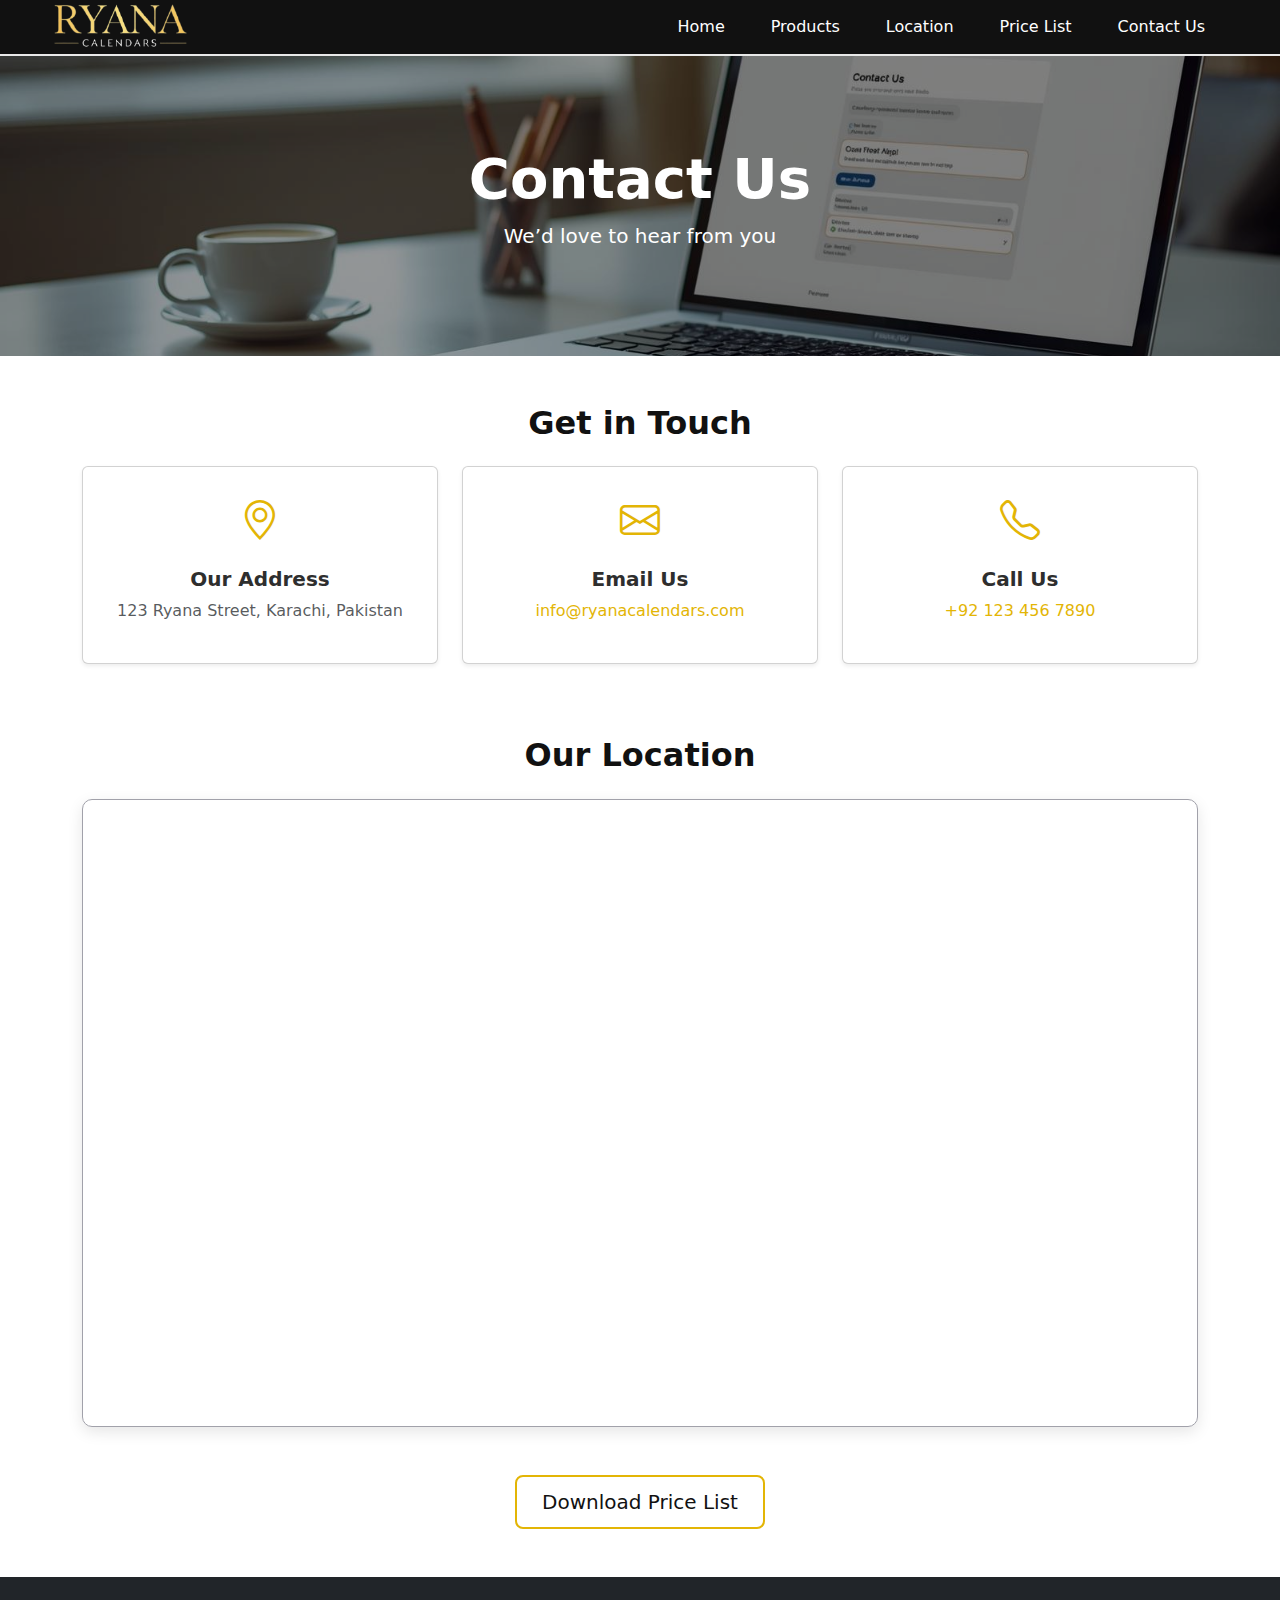
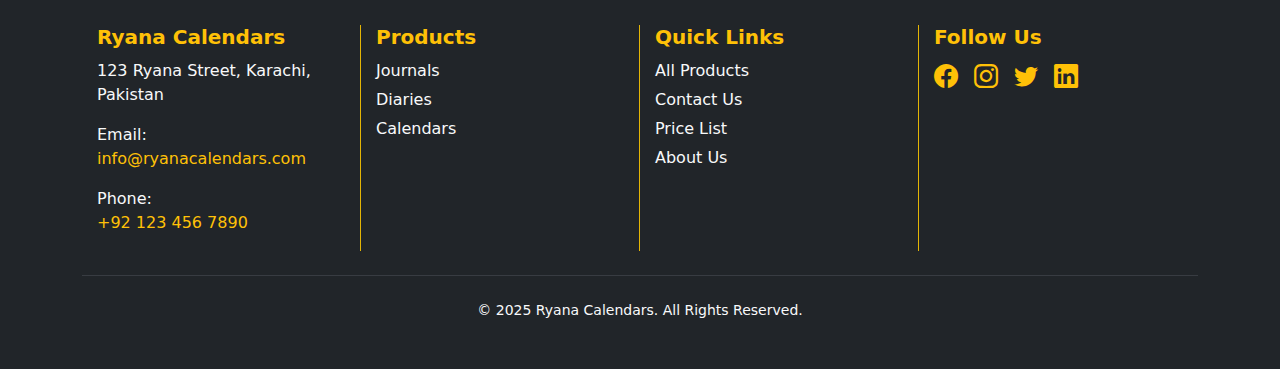
<file: contact.html>
<!DOCTYPE html>
<html lang="en">

<head>
  <meta charset="UTF-8">
  <meta name="viewport" content="width=device-width, initial-scale=1.0">
  <title>Ryana Calenders-ContactUs</title>
  <link rel="stylesheet" href="./Assets/css/bootstrap.min.css">
  <link rel="stylesheet" href="./Assets/css/style.css">
  <link rel="stylesheet" href="./Assets/css/bootstrap-icons.css">
</head>

<body>
  <!-- NAVBAR START -->
  <nav class="navbar navbar-expand-lg navbarbg">
    <div class="container-fluid">
      <!-- Logo -->
      <span class="navbar-brand m-0">
        <img src="./Assets/images/logo.png" alt="Ryana Calendars" class="logo-img">
      </span>
      <!-- Toggler/collapsible Button -->
      <button class="navbar-toggler" type="button" data-bs-toggle="collapse" data-bs-target="#navbarSupportedContent"
        aria-controls="navbarSupportedContent" aria-expanded="false" aria-label="Toggle navigation">
        <span class="navbar-toggler-icon"></span>
      </button>
      <!-- Navbar Links -->
      <div class="collapse navbar-collapse" id="navbarSupportedContent">
        <ul class="navbar-nav ms-auto mb-2 mb-lg-0">
          <li class="nav-item">
            <a class="nav-link navitem" href="./index.html">Home</a>
          </li>
          <li class="nav-item dropdown">
            <a class="nav-link dropdown-toggle navitem" href="#" role="button" data-bs-toggle="dropdown"
              aria-expanded="false">Products</a>
            <ul class="dropdown-menu">
              <li><a class="dropdown-item" href="./journals.html">Journals</a></li>
              <li><a class="dropdown-item" href="./calenders.html">Calenders</a></li>
              <li><a class="dropdown-item" href="./diaries.html">Diaries</a></li>
            </ul>
          </li>
          <li class="nav-item">
            <a class="nav-link navitem" href="./contact.html#map-section">Location</a>
          </li>
          <li class="nav-item">
            <a class="nav-link navitem" href="./contact.html#price-list-section">Price List</a>
          </li>
          <li class="nav-item">
            <a class="nav-link navitem" href="./contact.html">Contact Us</a>
          </li>
        </ul>
      </div>
    </div>
  </nav>
  <!-- NAVBAR END -->
  <!-- ===== Contact Hero Banner Start ===== -->
  <section class="contact-hero"
    style="background-image: url('./Assets/images/contact-hero.jpg'); background-size: cover; background-position: center; height: 300px; display: flex; justify-content: center; align-items: center;">
    <div class="text-center contact-hero-caption">
      <h1 class="fw-bold display-4">Contact Us</h1>
      <p class="lead">We’d love to hear from you</p>
    </div>
  </section>
  <!-- ===== Contact Hero Banner End ===== -->
  <!-- ===== Contact Information Start ===== -->
  <section class="contact-section container my-5" id="contact-section">
    <h2 class="text-center fw-bold mb-4">Get in Touch</h2>
    <div class="row text-center">
      <!-- Address -->
      <div class="col-md-4 mb-4">
        <div class="card h-100 shadow-sm contact-card p-4">
          <i class="bi bi-geo-alt fs-1 mb-3"></i>
          <h5 class="fw-bold">Our Address</h5>
          <p class="text-muted">123 Ryana Street, Karachi, Pakistan</p>
        </div>
      </div>
      <!-- Email -->
      <div class="col-md-4 mb-4">
        <div class="card h-100 shadow-sm contact-card p-4">
          <i class="bi bi-envelope fs-1 mb-3"></i>
          <h5 class="fw-bold">Email Us</h5>
          <p class="text-muted">
            <a href="mailto:info@ryanacalendars.com">info@ryanacalendars.com</a>
          </p>
        </div>
      </div>
      <!-- Phone -->
      <div class="col-md-4 mb-4">
        <div class="card h-100 shadow-sm contact-card p-4">
          <i class="bi bi-telephone fs-1 mb-3"></i>
          <h5 class="fw-bold">Call Us</h5>
          <p class="text-muted">
            <a href="tel:+921234567890">+92 123 456 7890</a>
          </p>
        </div>
      </div>
    </div>
  </section>
  <!-- ===== Contact Information End ===== -->
  <!-- ===== Location Map Start ===== -->
  <section class="map-section container my-5" id="map-section">
    <h2 class="text-center fw-bold mb-4">Our Location</h2>
    <div class="ratio ratio-16x9 location-map">
      <iframe
        src="https://www.google.com/maps/embed?pb=!1m18!1m12!1m3!1d537.9424736392564!2d67.20572003788487!3d24.903739425231414!2m3!1f0!2f0!3f0!3m2!1i1024!2i768!4f13.1!3m3!1m2!1s0x3eb337007d3ec103%3A0x574bbbdc0b32cacd!2sAptech%20Malir%20Center!5e0!3m2!1sen!2s!4v1759632853621!5m2!1sen!2s"
        style="border:0;" allowfullscreen="" loading="lazy" referrerpolicy="no-referrer-when-downgrade"></iframe>
    </div>
  </section>
  <!-- ===== Location Map End ===== -->
  <!-- ===== Download Price List Start ===== -->
  <section class="download-section container my-5 text-center" id="price-list-section">
    <a href="Assets/docs/PriceList.docx" class="btn btn-download btn-lg" download>Download Price List</a>
  </section>
  <!-- ===== Download Price List End ===== -->
  <!-- Footer START -->
  <footer class="footer bg-dark py-5">
    <div class="container">
      <div class="d-flex flex-row flex-wrap">
        <!-- Company Info -->
        <div class="footer-col">
          <h5 class="text-warning fw-bold">Ryana Calendars</h5>
          <p class="text-light">123 Ryana Street, Karachi, Pakistan</p>
          <p class="text-light">Email: <a href="mailto:info@ryanacalendars.com"
              class="text-warning">info@ryanacalendars.com</a>
          </p>
          <p class="text-light">Phone: <a href="tel:+921234567890" class="text-warning">+92 123 456 7890</a>
          </p>
        </div>
        <!-- Products -->
        <div class="footer-col">
          <h5 class="text-warning fw-bold">Products</h5>
          <ul class="list-unstyled">
            <li>
              <a href="./journals.html" class="text-light text-decoration-none">Journals</a>
            </li>
            <li>
              <a href="./diaries.html" class="text-light text-decoration-none">Diaries</a>
            </li>
            <li>
              <a href="./calenders.html" class="text-light text-decoration-none">Calendars</a>
            </li>
          </ul>
        </div>
        <!-- Quick Links -->
        <div class="footer-col">
          <h5 class="text-warning fw-bold">Quick Links</h5>
          <ul class="list-unstyled">
            <li>
              <a href="index.html#products" class="text-light text-decoration-none">All Products</a>
            </li>
            <li>
              <a href="#" class="text-light text-decoration-none">Contact Us</a>
            </li>
            <li>
              <a href="Assets/docs/PriceList.docx" class="text-light text-decoration-none" download>Price
                List</a>
            </li>
            <li>
              <a href="index.html#about-us" class="text-light text-decoration-none">About Us</a>
            </li>
          </ul>
        </div>
        <!-- Social Media -->
        <div class="footer-col">
          <h5 class="text-warning fw-bold">Follow Us</h5>
          <div class="social-icons d-flex gap-3">
            <a href="#" class="text-warning fs-4">
              <i class="bi bi-facebook"></i>
            </a>
            <a href="#" class="text-warning fs-4">
              <i class="bi bi-instagram"></i>
            </a>
            <a href="#" class="text-warning fs-4">
              <i class="bi bi-twitter"></i>
            </a>
            <a href="#" class="text-warning fs-4">
              <i class="bi bi-linkedin"></i>
            </a>
          </div>
        </div>
      </div>
      <hr class="border-secondary my-4">
      <div class="text-center text-light small"> &copy; 2025 Ryana Calendars. All Rights Reserved. </div>
    </div>
  </footer>
  <!-- Footer END -->
 <!-- ===== Bootstrap JS ===== -->
  <script src="./Assets/js/bootstrap.bundle.min.js"></script>
  
</body>

</html>
</file>
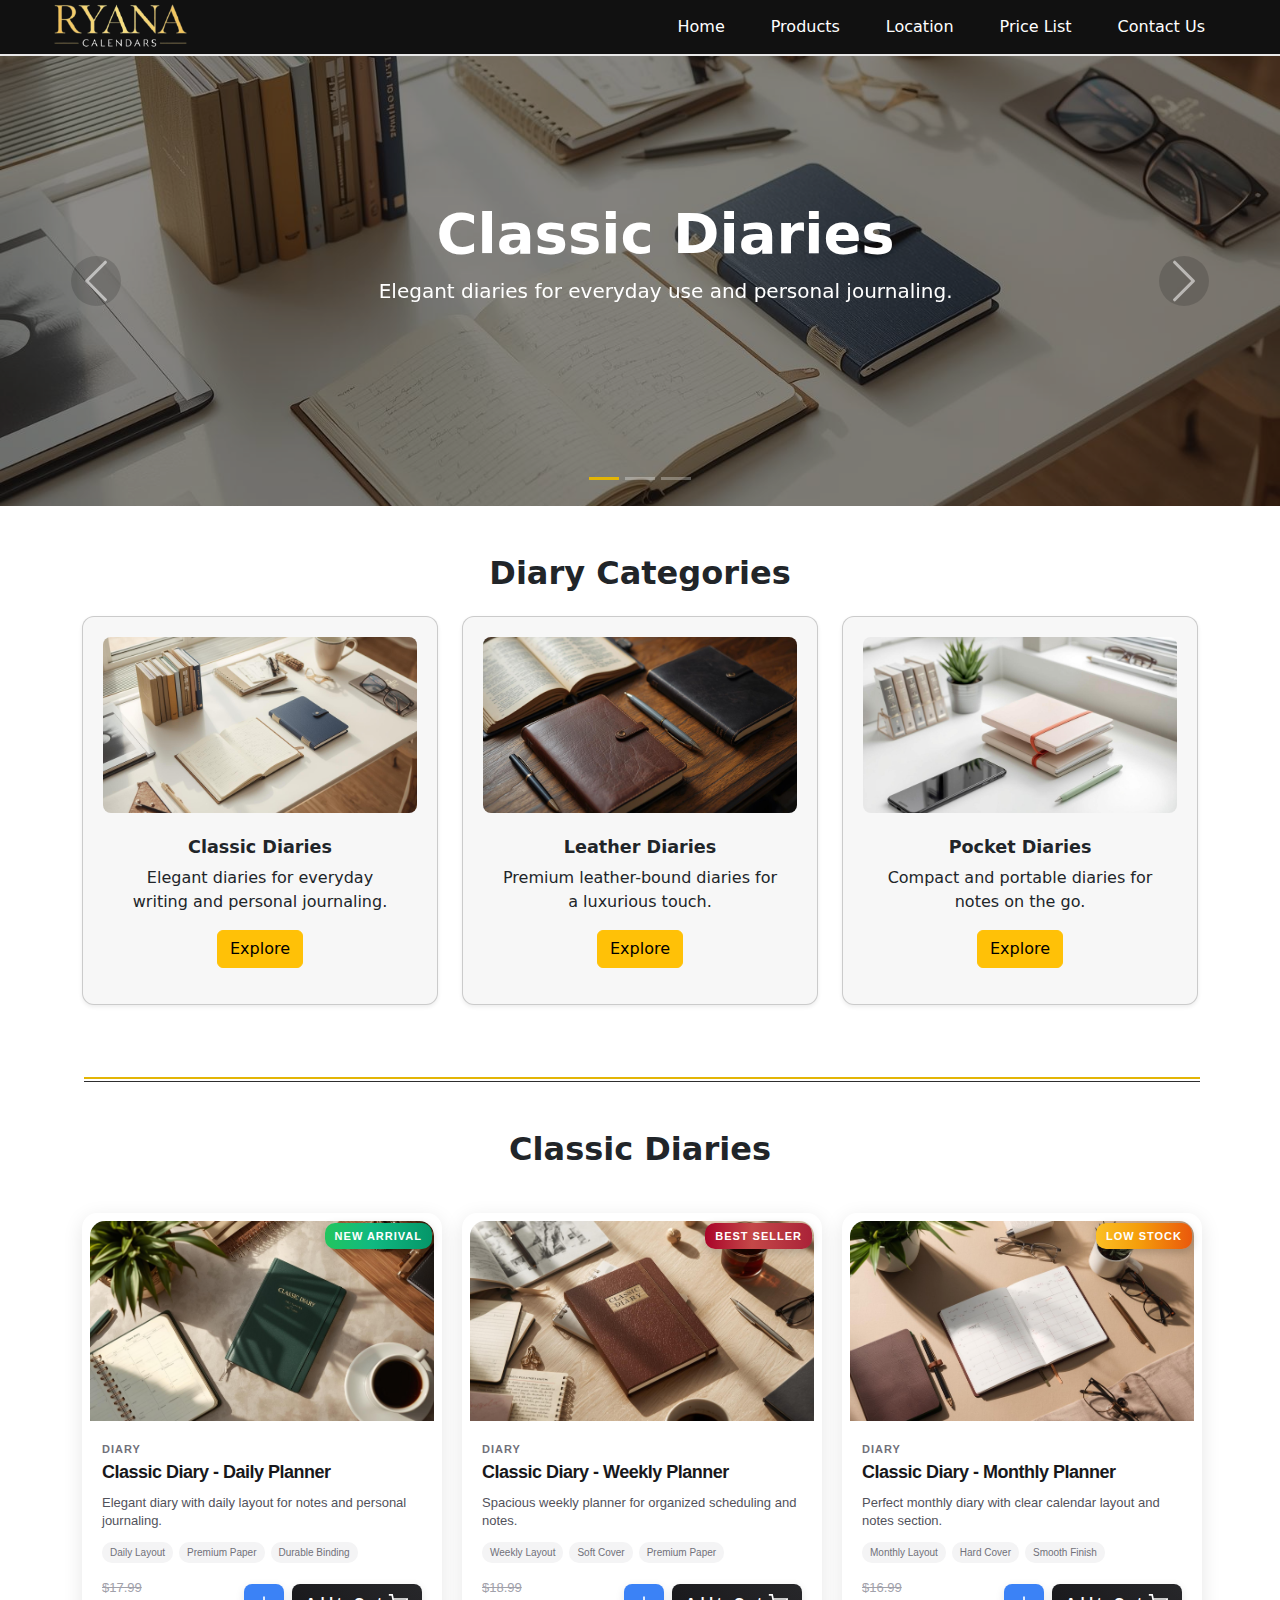
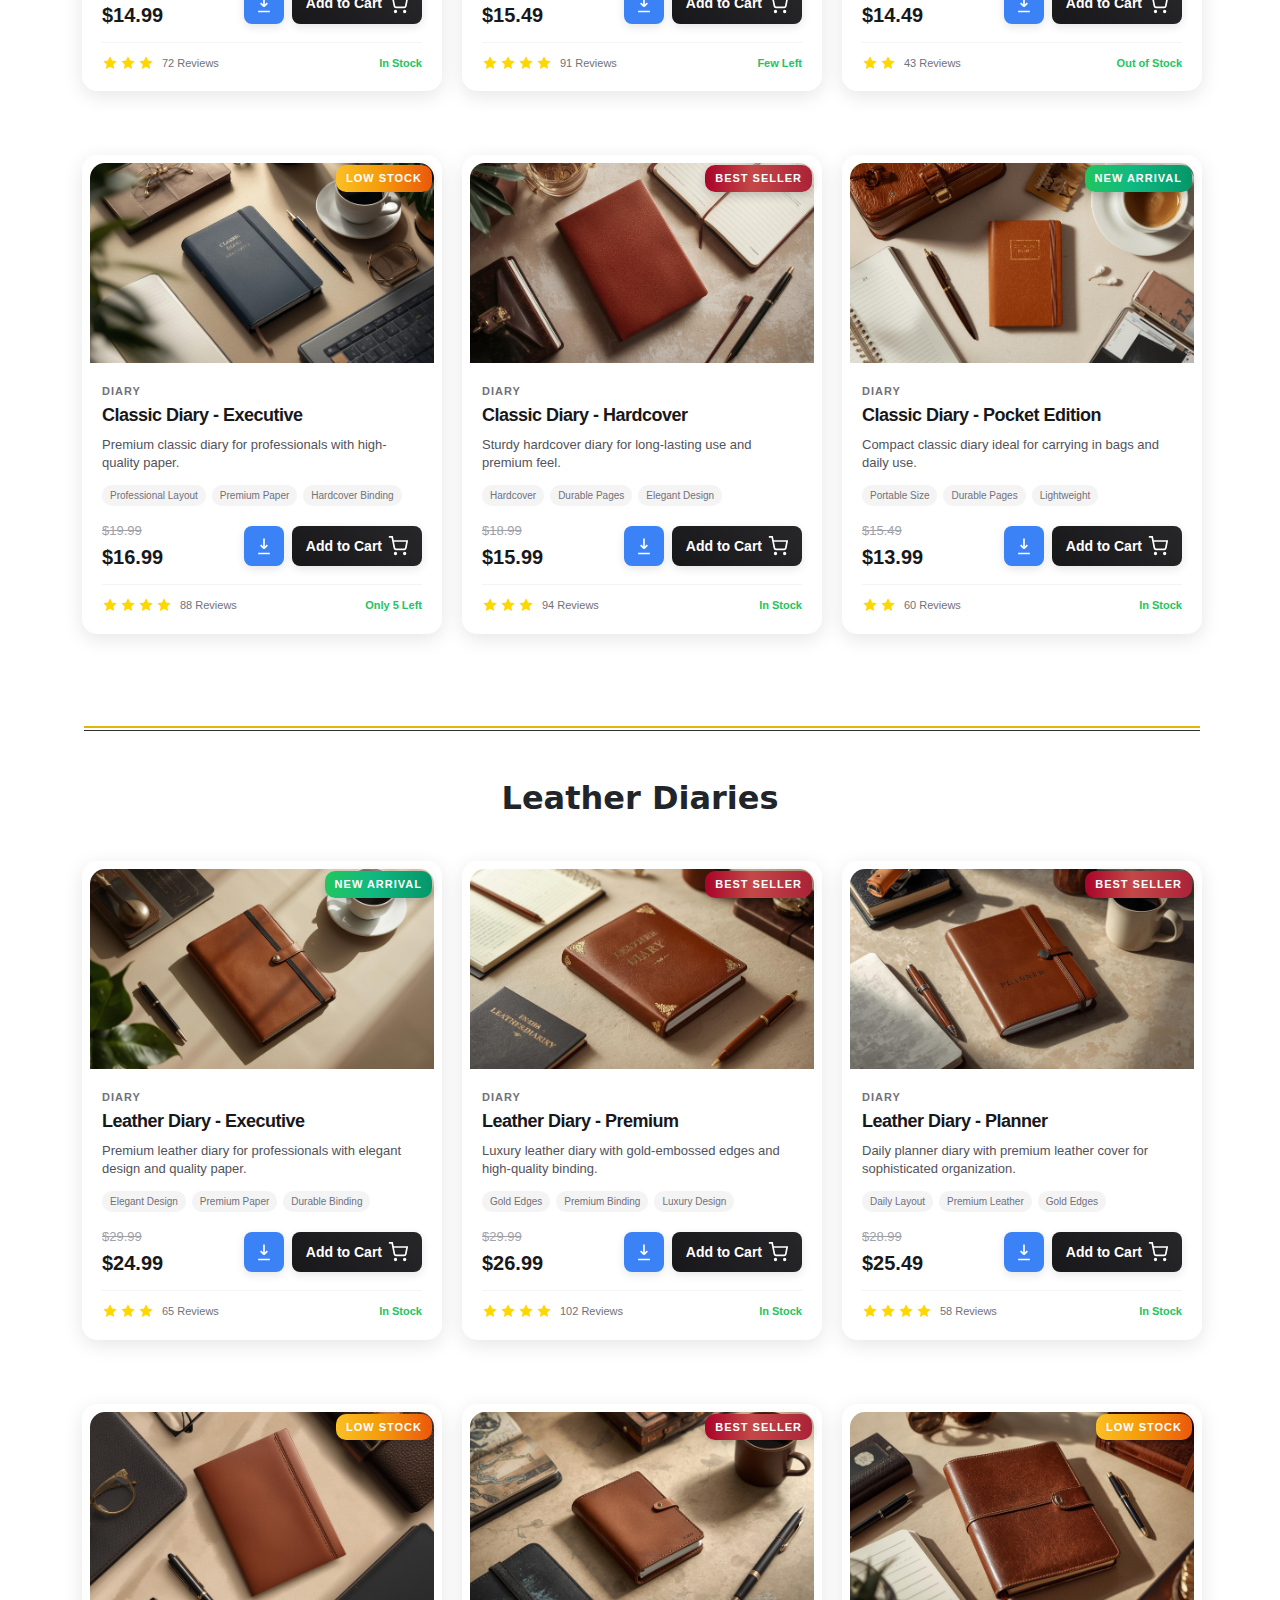
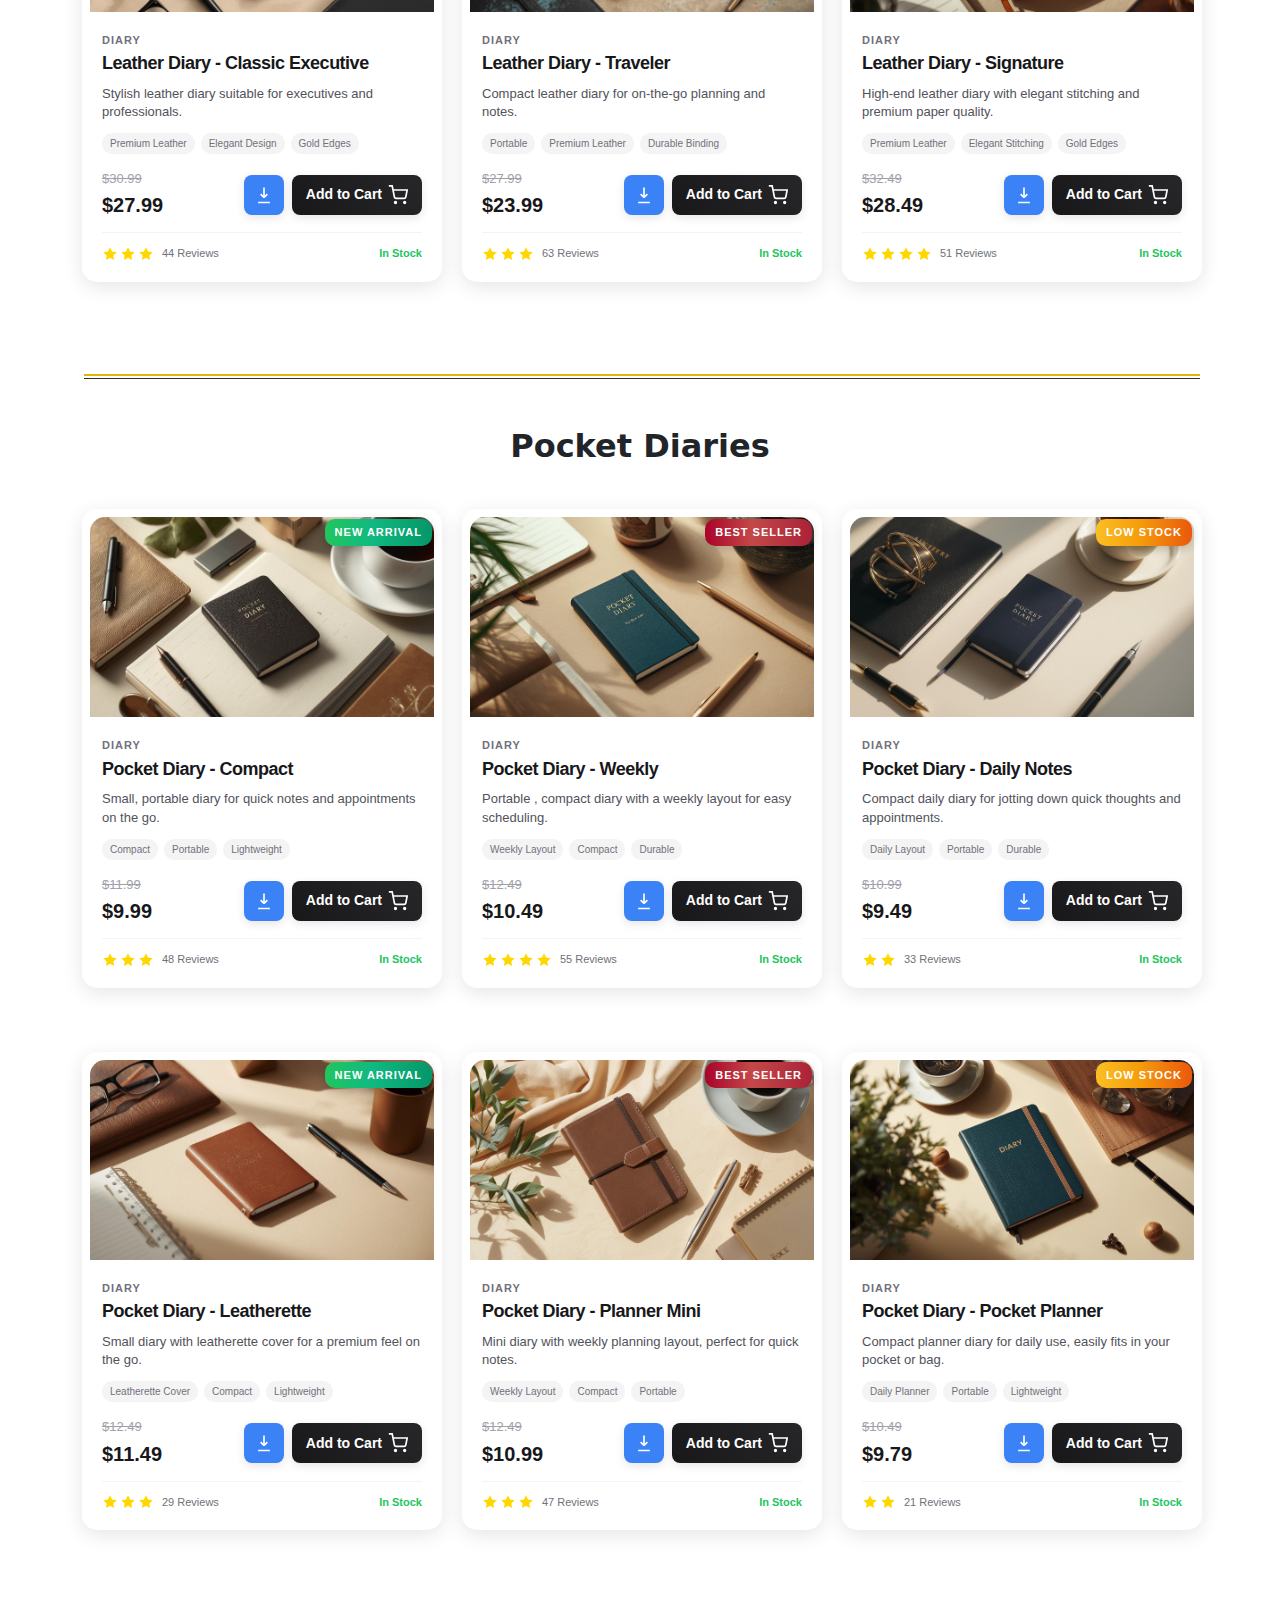
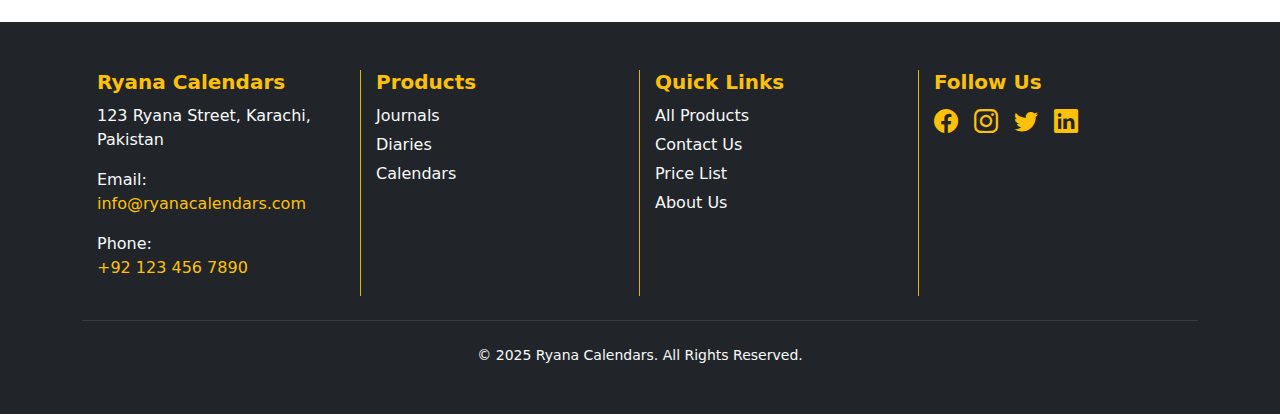
<file: diaries.html>
<!DOCTYPE html>
<html lang="en">

<head>
    <meta charset="UTF-8">
    <meta name="viewport" content="width=device-width, initial-scale=1.0">
    <title>Ryana Calenders-Diaries</title>
    <link rel="stylesheet" href="./Assets/css/bootstrap.min.css">
    <link rel="stylesheet" href="./Assets/css/style.css">
    <link rel="stylesheet" href="./Assets/css/bootstrap-icons.css">
</head>

<body>
    <!-- NAVBAR START -->
    <nav class="navbar navbar-expand-lg navbarbg">
        <div class="container-fluid">
            <!-- Logo -->
            <span class="navbar-brand m-0">
                <img src="./Assets/images/logo.png" alt="Ryana Calendars" class="logo-img">
            </span>
            <!-- Toggler/collapsible Button -->
            <button class="navbar-toggler" type="button" data-bs-toggle="collapse"
                data-bs-target="#navbarSupportedContent" aria-controls="navbarSupportedContent" aria-expanded="false"
                aria-label="Toggle navigation">
                <span class="navbar-toggler-icon"></span>
            </button>
            <!-- Navbar Links -->
            <div class="collapse navbar-collapse" id="navbarSupportedContent">
                <ul class="navbar-nav ms-auto mb-2 mb-lg-0">
                    <li class="nav-item">
                        <a class="nav-link navitem" href="./index.html">Home</a>
                    </li>
                    <li class="nav-item dropdown">
                        <a class="nav-link dropdown-toggle navitem" href="#" role="button" data-bs-toggle="dropdown"
                            aria-expanded="false">Products</a>
                        <ul class="dropdown-menu">
                            <li><a class="dropdown-item" href="./journals.html">Journals</a></li>
                            <li><a class="dropdown-item" href="./calenders.html">Calenders</a></li>
                            <li><a class="dropdown-item" href="#">Diaries</a></li>
                        </ul>
                    </li>
                    <li class="nav-item">
                        <a class="nav-link navitem" href="./contact.html#map-section">Location</a>
                    </li>
                    <li class="nav-item">
                        <a class="nav-link navitem" href="./contact.html#price-list-section">Price List</a>
                    </li>
                    <li class="nav-item">
                        <a class="nav-link navitem" href="./contact.html">Contact Us</a>
                    </li>
                </ul>
            </div>
        </div>
    </nav>
    <!-- NAVBAR END -->
    <!-- ===== Diaries Hero Carousel Start ===== -->
    <div id="diaryCarousel" class="carousel slide" data-bs-ride="carousel" data-bs-interval="4000"
        aria-label="Diaries Carousel">
        <!-- Indicators / Dots -->
        <div class="carousel-indicators">
            <button type="button" data-bs-target="#diaryCarousel" data-bs-slide-to="0" class="active"
                aria-current="true" aria-label="Slide 1"></button>
            <button type="button" data-bs-target="#diaryCarousel" data-bs-slide-to="1" aria-label="Slide 2"></button>
            <button type="button" data-bs-target="#diaryCarousel" data-bs-slide-to="2" aria-label="Slide 3"></button>
        </div>
        <!-- Slides -->
        <div class="carousel-inner">
            <!-- Slide 1: Classic Diaries -->
            <div class="carousel-item active">
                <div class="hero-slide" style="background-image: url('./Assets/images/diaries-classic.jpg');">
                    <div class="overlay" aria-hidden="true"></div>
                    <div class="carousel-caption d-flex flex-column justify-content-center align-items-center h-100">
                        <h1 class="fw-bold display-4">Classic Diaries</h1>
                        <p class="lead">Elegant diaries for everyday use and personal journaling.</p>
                    </div>
                </div>
            </div>
            <!-- Slide 2: Leather Diaries -->
            <div class="carousel-item">
                <div class="hero-slide" style="background-image: url('./Assets/images/diaries-leather.jpg');">
                    <div class="overlay" aria-hidden="true"></div>
                    <div class="carousel-caption d-flex flex-column justify-content-center align-items-center h-100">
                        <h1 class="fw-bold display-4">Leather Diaries</h1>
                        <p class="lead">Premium handcrafted diaries with luxurious leather covers.</p>
                    </div>
                </div>
            </div>
            <!-- Slide 3: Pocket Diaries -->
            <div class="carousel-item">
                <div class="hero-slide" style="background-image: url('./Assets/images/diaries-pocket.jpg');">
                    <div class="overlay" aria-hidden="true"></div>
                    <div class="carousel-caption d-flex flex-column justify-content-center align-items-center h-100">
                        <h1 class="fw-bold display-4">Pocket Diaries</h1>
                        <p class="lead">Compact and portable diaries for notes on the go.</p>
                    </div>
                </div>
            </div>
        </div>
        <!-- Controls -->
        <button class="carousel-control-prev" type="button" data-bs-target="#diaryCarousel" data-bs-slide="prev">
            <span class="diary-carousel-control-prev-icon" aria-hidden="true"></span>
            <span class="visually-hidden">Previous</span>
        </button>
        <button class="carousel-control-next" type="button" data-bs-target="#diaryCarousel" data-bs-slide="next">
            <span class="diary-carousel-control-next-icon" aria-hidden="true"></span>
            <span class="visually-hidden">Next</span>
        </button>
    </div>
    <!-- ===== Diaries Hero Carousel End ===== -->
    <!-- ===== Diaries Categories Start ===== -->
    <section class="container my-5">
        <h2 class="text-center fw-bold mb-4">Diary Categories</h2>
        <div class="row text-center">
            <!-- Classic Diaries -->
            <div class="col-md-4 mb-4">
                <div class="card h-100 shadow-sm category-card">
                    <img src="./Assets/images/diaries-classic.jpg" class="card-img-top" alt="Classic Diary">
                    <div class="card-body">
                        <h5 class="card-title fw-bold">Classic Diaries</h5>
                        <p class="card-text">Elegant diaries for everyday writing and personal journaling.</p>
                        <a href="#classic-diaries" class="btn btn-warning">Explore</a>
                    </div>
                </div>
            </div>
            <!-- Leather Diaries -->
            <div class="col-md-4 mb-4">
                <div class="card h-100 shadow-sm category-card">
                    <img src="./Assets/images/diaries-leather.jpg" class="card-img-top" alt="Leather Diary">
                    <div class="card-body">
                        <h5 class="card-title fw-bold">Leather Diaries</h5>
                        <p class="card-text">Premium leather-bound diaries for a luxurious touch.</p>
                        <a href="#leather-diaries" class="btn btn-warning">Explore</a>
                    </div>
                </div>
            </div>
            <!-- Pocket Diaries -->
            <div class="col-md-4 mb-4">
                <div class="card h-100 shadow-sm category-card">
                    <img src="./Assets/images/diaries-pocket.jpg" class="card-img-top" alt="Pocket Diary">
                    <div class="card-body">
                        <h5 class="card-title fw-bold">Pocket Diaries</h5>
                        <p class="card-text">Compact and portable diaries for notes on the go.</p>
                        <a href="#pocket-diaries" class="btn btn-warning">Explore</a>
                    </div>
                </div>
            </div>
        </div>
    </section>
    <!-- ===== Diaries Categories End ===== -->
    <div class="container mt-0 mb-0">
        <div style="border-top: 2px solid #E3B505; width: 100%; margin: 2px;"></div>
        <div style="border-top: 1px solid #2E2E2E; width: 100%; margin: 2px;"></div>
    </div>
    <!-- ===== Classic Diaries Products Start ===== -->
    <section id="classic-diaries" class="container my-5">
        <h2 class="text-center fw-bold mb-4">Classic Diaries</h2>
        <div class="row">
            <!-- Product 1 -->
            <div class="col-md-4 col-sm-6 col-12 mb-4">
                <article class="pc-card">
                    <!-- Badge -->
                    <div class="pc-badge-new">New Arrival</div>
                    <!-- Product Image -->
                    <div class="pc-img">
                        <img src="./Assets/images/Classic-Diaries/classic-diary(1).jpg"
                            alt="Classic Diary - Daily Planner">
                    </div>
                    <!-- Product Info -->
                    <div class="pc-info">
                        <div class="pc-cat">Diary</div>
                        <h2 class="pc-title">Classic Diary - Daily Planner</h2>
                        <p class="pc-desc">Elegant diary with daily layout for notes and personal journaling.</p>
                        <!-- Features -->
                        <div class="pc-feats">
                            <span class="pc-feat">Daily Layout</span>
                            <span class="pc-feat">Premium Paper</span>
                            <span class="pc-feat">Durable Binding</span>
                        </div>
                        <!-- Price and Actions -->
                        <div class="pc-bottom">
                            <div class="pc-price">
                                <span class="pc-old">$17.99</span>
                                <span class="pc-new">$14.99</span>
                            </div>
                            <div class="pc-actions">
                                <a href="./Assets/docs/Classis Diaries/Classic Diary - Daily Planner.docx"
                                    class="pc-btn small-btn" title="Download" download>
                                    <svg class="pc-icon" viewBox="0 0 24 24" fill="none" stroke="currentColor"
                                        stroke-width="2">
                                        <path d="M12 3v12" />
                                        <path d="M12 15l-4-4" />
                                        <path d="M12 15l4-4" />
                                        <line x1="5" y1="21" x2="19" y2="21" />
                                    </svg>
                                </a>
                                <a href="#" class="pc-btn" aria-label="Add Classic Diary to Cart">
                                    <span>Add to Cart</span>
                                    <svg class="pc-icon" width="20" height="20" viewBox="0 0 24 24" fill="none"
                                        stroke="currentColor" stroke-width="2">
                                        <circle cx="9" cy="21" r="1" />
                                        <circle cx="20" cy="21" r="1" />
                                        <path d="M1 1h4l2.68 13.39a2 2 0 001.98 1.61h9.72a2 2 0 001.98-1.61L23 6H6" />
                                    </svg>
                                </a>
                            </div>
                        </div>
                        <!-- Ratings and Stock -->
                        <div class="pc-meta">
                            <div class="pc-rating">
                                <svg width="16" height="16" viewBox="0 0 24 24" fill="#FFD700">
                                    <polygon points="12 2 15.09 8.26 22 9.27 17 14.14 18.18 21.02 12 17.77 
                                            5.82 21.02 7 14.14 2 9.27 8.91 8.26 12 2" />
                                </svg>
                                <svg width="16" height="16" viewBox="0 0 24 24" fill="#FFD700">
                                    <polygon points="12 2 15.09 8.26 22 9.27 17 14.14 18.18 21.02 12 17.77 
                                            5.82 21.02 7 14.14 2 9.27 8.91 8.26 12 2" />
                                </svg>
                                <svg width="16" height="16" viewBox="0 0 24 24" fill="#FFD700">
                                    <polygon points="12 2 15.09 8.26 22 9.27 17 14.14 18.18 21.02 12 17.77 
                                            5.82 21.02 7 14.14 2 9.27 8.91 8.26 12 2" />
                                </svg>
                                <span class="pc-rcount">72 Reviews</span>
                            </div>
                            <div class="pc-stock">In Stock</div>
                        </div>
                    </div>
                </article>
            </div>
            <!-- Product 2 -->
            <div class="col-md-4 col-sm-6 col-12 mb-4">
                <article class="pc-card">
                    <!-- Badge -->
                    <div class="pc-badge">Best Seller</div>
                    <!-- Product Image -->
                    <div class="pc-img">
                        <img src="./Assets/images/Classic-Diaries/classic-diary(2).jpg"
                            alt="Classic Diary - Weekly Planner">
                    </div>
                    <!-- Product Info -->
                    <div class="pc-info">
                        <div class="pc-cat">Diary</div>
                        <h2 class="pc-title">Classic Diary - Weekly Planner</h2>
                        <p class="pc-desc">Spacious weekly planner for organized scheduling and notes.</p>
                        <!-- Features -->
                        <div class="pc-feats">
                            <span class="pc-feat">Weekly Layout</span>
                            <span class="pc-feat">Soft Cover</span>
                            <span class="pc-feat">Premium Paper</span>
                        </div>
                        <!-- Price and Actions -->
                        <div class="pc-bottom">
                            <div class="pc-price">
                                <span class="pc-old">$18.99</span>
                                <span class="pc-new">$15.49</span>
                            </div>
                            <div class="pc-actions">
                                <a href="./Assets/docs/Classis Diaries/Classic Diary - Weekly  Planner.docx"
                                    class="pc-btn small-btn" title="Download" download>
                                    <svg class="pc-icon" viewBox="0 0 24 24" fill="none" stroke="currentColor"
                                        stroke-width="2">
                                        <path d="M12 3v12" />
                                        <path d="M12 15l-4-4" />
                                        <path d="M12 15l4-4" />
                                        <line x1="5" y1="21" x2="19" y2="21" />
                                    </svg>
                                </a>
                                <a href="#" class="pc-btn" aria-label="Add Classic Diary to Cart">
                                    <span>Add to Cart</span>
                                    <svg class="pc-icon" width="20" height="20" viewBox="0 0 24 24" fill="none"
                                        stroke="currentColor" stroke-width="2">
                                        <circle cx="9" cy="21" r="1" />
                                        <circle cx="20" cy="21" r="1" />
                                        <path d="M1 1h4l2.68 13.39a2 2 0 001.98 1.61h9.72a2 2 0 001.98-1.61L23 6H6" />
                                    </svg>
                                </a>
                            </div>
                        </div>
                        <!-- Ratings and Stock -->
                        <div class="pc-meta">
                            <div class="pc-rating">
                                <svg width="16" height="16" viewBox="0 0 24 24" fill="#FFD700">
                                    <polygon points="12 2 15.09 8.26 22 9.27 17 14.14 18.18 21.02 12 17.77 
                                            5.82 21.02 7 14.14 2 9.27 8.91 8.26 12 2" />
                                </svg>
                                <svg width="16" height="16" viewBox="0 0 24 24" fill="#FFD700">
                                    <polygon points="12 2 15.09 8.26 22 9.27 17 14.14 18.18 21.02 12 17.77 
                                            5.82 21.02 7 14.14 2 9.27 8.91 8.26 12 2" />
                                </svg>
                                <svg width="16" height="16" viewBox="0 0 24 24" fill="#FFD700">
                                    <polygon points="12 2 15.09 8.26 22 9.27 17 14.14 18.18 21.02 12 17.77 
                                            5.82 21.02 7 14.14 2 9.27 8.91 8.26 12 2" />
                                </svg>
                                <svg width="16" height="16" viewBox="0 0 24 24" fill="#FFD700">
                                    <polygon points="12 2 15.09 8.26 22 9.27 17 14.14 18.18 21.02 12 17.77 
                                            5.82 21.02 7 14.14 2 9.27 8.91 8.26 12 2" />
                                </svg>
                                <span class="pc-rcount">91 Reviews</span>
                            </div>
                            <div class="pc-stock">Few Left</div>
                        </div>
                    </div>
                </article>
            </div>
            <!-- Product 3 -->
            <div class="col-md-4 col-sm-6 col-12 mb-4">
                <article class="pc-card">
                    <!-- Badge -->
                    <div class="pc-badge-low">Low Stock</div>
                    <!-- Product Image -->
                    <div class="pc-img">
                        <img src="./Assets/images/Classic-Diaries/classic-diary(3).jpg"
                            alt="Classic Diary - Monthly Planner">
                    </div>
                    <!-- Product Info -->
                    <div class="pc-info">
                        <div class="pc-cat">Diary</div>
                        <h2 class="pc-title">Classic Diary - Monthly Planner</h2>
                        <p class="pc-desc">Perfect monthly diary with clear calendar layout and notes section.</p>
                        <!-- Features -->
                        <div class="pc-feats">
                            <span class="pc-feat">Monthly Layout</span>
                            <span class="pc-feat">Hard Cover</span>
                            <span class="pc-feat">Smooth Finish</span>
                        </div>
                        <!-- Price and Actions -->
                        <div class="pc-bottom">
                            <div class="pc-price">
                                <span class="pc-old">$16.99</span>
                                <span class="pc-new">$14.49</span>
                            </div>
                            <div class="pc-actions">
                                <a href="./Assets/docs/Classis Diaries/Classic Diary - Monthly  Planner.docx"
                                    class="pc-btn small-btn" title="Download" download>
                                    <svg class="pc-icon" viewBox="0 0 24 24" fill="none" stroke="currentColor"
                                        stroke-width="2">
                                        <path d="M12 3v12" />
                                        <path d="M12 15l-4-4" />
                                        <path d="M12 15l4-4" />
                                        <line x1="5" y1="21" x2="19" y2="21" />
                                    </svg>
                                </a>
                                <a href="#" class="pc-btn" aria-label="Add Classic Diary to Cart">
                                    <span>Add to Cart</span>
                                    <svg class="pc-icon" width="20" height="20" viewBox="0 0 24 24" fill="none"
                                        stroke="currentColor" stroke-width="2">
                                        <circle cx="9" cy="21" r="1" />
                                        <circle cx="20" cy="21" r="1" />
                                        <path d="M1 1h4l2.68 13.39a2 2 0 001.98 1.61h9.72a2 2 0 001.98-1.61L23 6H6" />
                                    </svg>
                                </a>
                            </div>
                        </div>
                        <!-- Ratings and Stock -->
                        <div class="pc-meta">
                            <div class="pc-rating">
                                <svg width="16" height="16" viewBox="0 0 24 24" fill="#FFD700">
                                    <polygon points="12 2 15.09 8.26 22 9.27 17 14.14 18.18 21.02 12 17.77 
                                            5.82 21.02 7 14.14 2 9.27 8.91 8.26 12 2" />
                                </svg>
                                <svg width="16" height="16" viewBox="0 0 24 24" fill="#FFD700">
                                    <polygon points="12 2 15.09 8.26 22 9.27 17 14.14 18.18 21.02 12 17.77 
                                            5.82 21.02 7 14.14 2 9.27 8.91 8.26 12 2" />
                                </svg>
                                <span class="pc-rcount">43 Reviews</span>
                            </div>
                            <div class="pc-stock">Out of Stock</div>
                        </div>
                    </div>
                </article>
            </div>
            <!-- Product 4 -->
            <div class="col-md-4 col-sm-6 col-12 mb-4">
                <article class="pc-card">
                    <!-- Badge -->
                    <div class="pc-badge-low">Low Stock</div>
                    <!-- Product Image -->
                    <div class="pc-img">
                        <img src="./Assets/images/Classic-Diaries/classic-diary(4).jpg" alt="Classic Diary - Executive">
                    </div>
                    <!-- Product Info -->
                    <div class="pc-info">
                        <div class="pc-cat">Diary</div>
                        <h2 class="pc-title">Classic Diary - Executive</h2>
                        <p class="pc-desc">Premium classic diary for professionals with high-quality paper.</p>
                        <!-- Features -->
                        <div class="pc-feats">
                            <span class="pc-feat">Professional Layout</span>
                            <span class="pc-feat">Premium Paper</span>
                            <span class="pc-feat">Hardcover Binding</span>
                        </div>
                        <!-- Price and Actions -->
                        <div class="pc-bottom">
                            <div class="pc-price">
                                <span class="pc-old">$19.99</span>
                                <span class="pc-new">$16.99</span>
                            </div>
                            <div class="pc-actions">
                                <a href="./Assets/docs/Classis Diaries/Classic Diary - Executive.docx"
                                    class="pc-btn small-btn" title="Download" download>
                                    <svg class="pc-icon" viewBox="0 0 24 24" fill="none" stroke="currentColor"
                                        stroke-width="2">
                                        <path d="M12 3v12" />
                                        <path d="M12 15l-4-4" />
                                        <path d="M12 15l4-4" />
                                        <line x1="5" y1="21" x2="19" y2="21" />
                                    </svg>
                                </a>
                                <a href="#" class="pc-btn" aria-label="Add Classic Diary to Cart">
                                    <span>Add to Cart</span>
                                    <svg class="pc-icon" width="20" height="20" viewBox="0 0 24 24" fill="none"
                                        stroke="currentColor" stroke-width="2">
                                        <circle cx="9" cy="21" r="1" />
                                        <circle cx="20" cy="21" r="1" />
                                        <path d="M1 1h4l2.68 13.39a2 2 0 001.98 1.61h9.72a2 2 0 001.98-1.61L23 6H6" />
                                    </svg>
                                </a>
                            </div>
                        </div>
                        <!-- Ratings and Stock -->
                        <div class="pc-meta">
                            <div class="pc-rating">
                                <svg width="16" height="16" viewBox="0 0 24 24" fill="#FFD700">
                                    <polygon
                                        points="12 2 15.09 8.26 22 9.27 17 14.14 18.18 21.02 12 17.77 5.82 21.02 7 14.14 2 9.27 8.91 8.26 12 2" />
                                </svg>
                                <svg width="16" height="16" viewBox="0 0 24 24" fill="#FFD700">
                                    <polygon
                                        points="12 2 15.09 8.26 22 9.27 17 14.14 18.18 21.02 12 17.77 5.82 21.02 7 14.14 2 9.27 8.91 8.26 12 2" />
                                </svg>
                                <svg width="16" height="16" viewBox="0 0 24 24" fill="#FFD700">
                                    <polygon
                                        points="12 2 15.09 8.26 22 9.27 17 14.14 18.18 21.02 12 17.77 5.82 21.02 7 14.14 2 9.27 8.91 8.26 12 2" />
                                </svg>
                                <svg width="16" height="16" viewBox="0 0 24 24" fill="#FFD700">
                                    <polygon
                                        points="12 2 15.09 8.26 22 9.27 17 14.14 18.18 21.02 12 17.77 5.82 21.02 7 14.14 2 9.27 8.91 8.26 12 2" />
                                </svg>
                                <span class="pc-rcount">88 Reviews</span>
                            </div>
                            <div class="pc-stock">Only 5 Left</div>
                        </div>
                    </div>
                </article>
            </div>
            <!-- Product 5 -->
            <div class="col-md-4 col-sm-6 col-12 mb-4">
                <article class="pc-card">
                    <!-- Badge -->
                    <div class="pc-badge">Best Seller</div>
                    <!-- Product Image -->
                    <div class="pc-img">
                        <img src="./Assets/images/Classic-Diaries/classic-diary(5).jpg" alt="Classic Diary - Hardcover">
                    </div>
                    <!-- Product Info -->
                    <div class="pc-info">
                        <div class="pc-cat">Diary</div>
                        <h2 class="pc-title">Classic Diary - Hardcover</h2>
                        <p class="pc-desc">Sturdy hardcover diary for long-lasting use and premium feel.</p>
                        <!-- Features -->
                        <div class="pc-feats">
                            <span class="pc-feat">Hardcover</span>
                            <span class="pc-feat">Durable Pages</span>
                            <span class="pc-feat">Elegant Design</span>
                        </div>
                        <!-- Price and Actions -->
                        <div class="pc-bottom">
                            <div class="pc-price">
                                <span class="pc-old">$18.99</span>
                                <span class="pc-new">$15.99</span>
                            </div>
                            <div class="pc-actions">
                                <a href="./Assets/docs/Classis Diaries/Classic Diary - Hardcover.docx"
                                    class="pc-btn small-btn" title="Download" download>
                                    <svg class="pc-icon" viewBox="0 0 24 24" fill="none" stroke="currentColor"
                                        stroke-width="2">
                                        <path d="M12 3v12" />
                                        <path d="M12 15l-4-4" />
                                        <path d="M12 15l4-4" />
                                        <line x1="5" y1="21" x2="19" y2="21" />
                                    </svg>
                                </a>
                                <a href="#" class="pc-btn" aria-label="Add Classic Diary to Cart">
                                    <span>Add to Cart</span>
                                    <svg class="pc-icon" width="20" height="20" viewBox="0 0 24 24" fill="none"
                                        stroke="currentColor" stroke-width="2">
                                        <circle cx="9" cy="21" r="1" />
                                        <circle cx="20" cy="21" r="1" />
                                        <path d="M1 1h4l2.68 13.39a2 2 0 001.98 1.61h9.72a2 2 0 001.98-1.61L23 6H6" />
                                    </svg>
                                </a>
                            </div>
                        </div>
                        <!-- Ratings and Stock -->
                        <div class="pc-meta">
                            <div class="pc-rating">
                                <svg width="16" height="16" viewBox="0 0 24 24" fill="#FFD700">
                                    <polygon
                                        points="12 2 15.09 8.26 22 9.27 17 14.14 18.18 21.02 12 17.77 5.82 21.02 7 14.14 2 9.27 8.91 8.26 12 2" />
                                </svg>
                                <svg width="16" height="16" viewBox="0 0 24 24" fill="#FFD700">
                                    <polygon
                                        points="12 2 15.09 8.26 22 9.27 17 14.14 18.18 21.02 12 17.77 5.82 21.02 7 14.14 2 9.27 8.91 8.26 12 2" />
                                </svg>
                                <svg width="16" height="16" viewBox="0 0 24 24" fill="#FFD700">
                                    <polygon
                                        points="12 2 15.09 8.26 22 9.27 17 14.14 18.18 21.02 12 17.77 5.82 21.02 7 14.14 2 9.27 8.91 8.26 12 2" />
                                </svg>
                                <span class="pc-rcount">94 Reviews</span>
                            </div>
                            <div class="pc-stock">In Stock</div>
                        </div>
                    </div>
                </article>
            </div>
            <!-- Product 6 -->
            <div class="col-md-4 col-sm-6 col-12 mb-4">
                <article class="pc-card">
                    <!-- Badge -->
                    <div class="pc-badge-new">New Arrival</div>
                    <!-- Product Image -->
                    <div class="pc-img">
                        <img src="./Assets/images/Classic-Diaries/classic-diary(6).jpg"
                            alt="Classic Diary - Pocket Edition">
                    </div>
                    <!-- Product Info -->
                    <div class="pc-info">
                        <div class="pc-cat">Diary</div>
                        <h2 class="pc-title">Classic Diary - Pocket Edition</h2>
                        <p class="pc-desc">Compact classic diary ideal for carrying in bags and daily use.</p>
                        <!-- Features -->
                        <div class="pc-feats">
                            <span class="pc-feat">Portable Size</span>
                            <span class="pc-feat">Durable Pages</span>
                            <span class="pc-feat">Lightweight</span>
                        </div>
                        <!-- Price and Actions -->
                        <div class="pc-bottom">
                            <div class="pc-price">
                                <span class="pc-old">$15.49</span>
                                <span class="pc-new">$13.99</span>
                            </div>
                            <div class="pc-actions">
                                <a href="./Assets/docs/Classis Diaries/Classic Diary - Pocket Edition.docx"
                                    class="pc-btn small-btn" title="Download" download>
                                    <svg class="pc-icon" viewBox="0 0 24 24" fill="none" stroke="currentColor"
                                        stroke-width="2">
                                        <path d="M12 3v12" />
                                        <path d="M12 15l-4-4" />
                                        <path d="M12 15l4-4" />
                                        <line x1="5" y1="21" x2="19" y2="21" />
                                    </svg>
                                </a>
                                <a href="#" class="pc-btn" aria-label="Add Classic Diary to Cart">
                                    <span>Add to Cart</span>
                                    <svg class="pc-icon" width="20" height="20" viewBox="0 0 24 24" fill="none"
                                        stroke="currentColor" stroke-width="2">
                                        <circle cx="9" cy="21" r="1" />
                                        <circle cx="20" cy="21" r="1" />
                                        <path d="M1 1h4l2.68 13.39a2 2 0 001.98 1.61h9.72a2 2 0 001.98-1.61L23 6H6" />
                                    </svg>
                                </a>
                            </div>
                        </div>
                        <!-- Ratings and Stock -->
                        <div class="pc-meta">
                            <div class="pc-rating">
                                <svg width="16" height="16" viewBox="0 0 24 24" fill="#FFD700">
                                    <polygon
                                        points="12 2 15.09 8.26 22 9.27 17 14.14 18.18 21.02 12 17.77 5.82 21.02 7 14.14 2 9.27 8.91 8.26 12 2" />
                                </svg>
                                <svg width="16" height="16" viewBox="0 0 24 24" fill="#FFD700">
                                    <polygon
                                        points="12 2 15.09 8.26 22 9.27 17 14.14 18.18 21.02 12 17.77 5.82 21.02 7 14.14 2 9.27 8.91 8.26 12 2" />
                                </svg>
                                <span class="pc-rcount">60 Reviews</span>
                            </div>
                            <div class="pc-stock">In Stock</div>
                        </div>
                    </div>
                </article>
            </div>
        </div>
    </section>
    <!-- ===== Classic Diaries Products End ===== -->
    <div class="container mt-0 mb-0">
        <div style="border-top: 2px solid #E3B505; width: 100%; margin: 2px;"></div>
        <div style="border-top: 1px solid #2E2E2E; width: 100%; margin: 2px;"></div>
    </div>
    <!-- ===== Leather Diaries Products Start ===== -->
    <section id="leather-diaries" class="container my-5">
        <h2 class="text-center fw-bold mb-4">Leather Diaries</h2>
        <div class="row">
            <!-- Product 1 -->
            <div class="col-md-4 col-sm-6 col-12 mb-4">
                <article class="pc-card">
                    <!-- Badge -->
                    <div class="pc-badge-new">New Arrival</div>
                    <!-- Product Image -->
                    <div class="pc-img">
                        <img src="./Assets/images/Leather-Diaries/leather-diary(1).jpg" alt="Leather Diary - Executive">
                    </div>
                    <!-- Product Info -->
                    <div class="pc-info">
                        <div class="pc-cat">Diary</div>
                        <h2 class="pc-title">Leather Diary - Executive</h2>
                        <p class="pc-desc">Premium leather diary for professionals with elegant design and quality
                            paper.
                        </p>
                        <!-- Features -->
                        <div class="pc-feats">
                            <span class="pc-feat">Elegant Design</span>
                            <span class="pc-feat">Premium Paper</span>
                            <span class="pc-feat">Durable Binding</span>
                        </div>
                        <!-- Price and Actions -->
                        <div class="pc-bottom">
                            <div class="pc-price">
                                <span class="pc-old">$29.99</span>
                                <span class="pc-new">$24.99</span>
                            </div>
                            <div class="pc-actions">
                                <a href="./Assets/docs/Leather Diaries/Leather Diary - Executive.docx"
                                    class="pc-btn small-btn" title="Download" download>
                                    <svg class="pc-icon" viewBox="0 0 24 24" fill="none" stroke="currentColor"
                                        stroke-width="2">
                                        <path d="M12 3v12" />
                                        <path d="M12 15l-4-4" />
                                        <path d="M12 15l4-4" />
                                        <line x1="5" y1="21" x2="19" y2="21" />
                                    </svg>
                                </a>
                                <a href="#" class="pc-btn" aria-label="Add Leather Diary to Cart">
                                    <span>Add to Cart</span>
                                    <svg class="pc-icon" width="20" height="20" viewBox="0 0 24 24" fill="none"
                                        stroke="currentColor" stroke-width="2">
                                        <circle cx="9" cy="21" r="1" />
                                        <circle cx="20" cy="21" r="1" />
                                        <path d="M1 1h4l2.68 13.39a2 2 0 001.98 1.61h9.72a2 2 0 001.98-1.61L23 6H6" />
                                    </svg>
                                </a>
                            </div>
                        </div>
                        <!-- Ratings and Stock -->
                        <div class="pc-meta">
                            <div class="pc-rating">
                                <svg width="16" height="16" viewBox="0 0 24 24" fill="#FFD700">
                                    <polygon
                                        points="12 2 15.09 8.26 22 9.27 17 14.14 18.18 21.02 12 17.77 5.82 21.02 7 14.14 2 9.27 8.91 8.26 12 2" />
                                </svg>
                                <svg width="16" height="16" viewBox="0 0 24 24" fill="#FFD700">
                                    <polygon
                                        points="12 2 15.09 8.26 22 9.27 17 14.14 18.18 21.02 12 17.77 5.82 21.02 7 14.14 2 9.27 8.91 8.26 12 2" />
                                </svg>
                                <svg width="16" height="16" viewBox="0 0 24 24" fill="#FFD700">
                                    <polygon
                                        points="12 2 15.09 8.26 22 9.27 17 14.14 18.18 21.02 12 17.77 5.82 21.02 7 14.14 2 9.27 8.91 8.26 12 2" />
                                </svg>
                                <span class="pc-rcount">65 Reviews</span>
                            </div>
                            <div class="pc-stock">In Stock</div>
                        </div>
                    </div>
                </article>
            </div>
            <!-- Product 2 -->
            <div class="col-md-4 col-sm-6 col-12 mb-4">
                <article class="pc-card">
                    <!-- Badge -->
                    <div class="pc-badge">Best Seller</div>
                    <!-- Product Image -->
                    <div class="pc-img">
                        <img src="./Assets/images/Leather-Diaries/leather-diary(2).jpg" alt="Leather Diary - Premium">
                    </div>
                    <!-- Product Info -->
                    <div class="pc-info">
                        <div class="pc-cat">Diary</div>
                        <h2 class="pc-title">Leather Diary - Premium</h2>
                        <p class="pc-desc">Luxury leather diary with gold-embossed edges and high-quality binding.</p>
                        <!-- Features -->
                        <div class="pc-feats">
                            <span class="pc-feat">Gold Edges</span>
                            <span class="pc-feat">Premium Binding</span>
                            <span class="pc-feat">Luxury Design</span>
                        </div>
                        <!-- Price and Actions -->
                        <div class="pc-bottom">
                            <div class="pc-price">
                                <span class="pc-old">$29.99</span>
                                <span class="pc-new">$26.99</span>
                            </div>
                            <div class="pc-actions">
                                <a href="./Assets/docs/Leather Diaries/Leather Diary - Premium.docx"
                                    class="pc-btn small-btn" title="Download" download>
                                    <svg class="pc-icon" viewBox="0 0 24 24" fill="none" stroke="currentColor"
                                        stroke-width="2">
                                        <path d="M12 3v12" />
                                        <path d="M12 15l-4-4" />
                                        <path d="M12 15l4-4" />
                                        <line x1="5" y1="21" x2="19" y2="21" />
                                    </svg>
                                </a>
                                <a href="#" class="pc-btn" aria-label="Add Leather Diary to Cart">
                                    <span>Add to Cart</span>
                                    <svg class="pc-icon" width="20" height="20" viewBox="0 0 24 24" fill="none"
                                        stroke="currentColor" stroke-width="2">
                                        <circle cx="9" cy="21" r="1" />
                                        <circle cx="20" cy="21" r="1" />
                                        <path d="M1 1h4l2.68 13.39a2 2 0 001.98 1.61h9.72a2 2 0 001.98-1.61L23 6H6" />
                                    </svg>
                                </a>
                            </div>
                        </div>
                        <!-- Ratings and Stock -->
                        <div class="pc-meta">
                            <div class="pc-rating">
                                <svg width="16" height="16" viewBox="0 0 24 24" fill="#FFD700">
                                    <polygon
                                        points="12 2 15.09 8.26 22 9.27 17 14.14 18.18 21.02 12 17.77 5.82 21.02 7 14.14 2 9.27 8.91 8.26 12 2" />
                                </svg>
                                <svg width="16" height="16" viewBox="0 0 24 24" fill="#FFD700">
                                    <polygon
                                        points="12 2 15.09 8.26 22 9.27 17 14.14 18.18 21.02 12 17.77 5.82 21.02 7 14.14 2 9.27 8.91 8.26 12 2" />
                                </svg>
                                <svg width="16" height="16" viewBox="0 0 24 24" fill="#FFD700">
                                    <polygon
                                        points="12 2 15.09 8.26 22 9.27 17 14.14 18.18 21.02 12 17.77 5.82 21.02 7 14.14 2 9.27 8.91 8.26 12 2" />
                                </svg>
                                <svg width="16" height="16" viewBox="0 0 24 24" fill="#FFD700">
                                    <polygon
                                        points="12 2 15.09 8.26 22 9.27 17 14.14 18.18 21.02 12 17.77 5.82 21.02 7 14.14 2 9.27 8.91 8.26 12 2" />
                                </svg>
                                <span class="pc-rcount">102 Reviews</span>
                            </div>
                            <div class="pc-stock">In Stock</div>
                        </div>
                    </div>
                </article>
            </div>
            <!-- Product 3 -->
            <div class="col-md-4 col-sm-6 col-12 mb-4">
                <article class="pc-card">
                    <!-- Badge -->
                    <div class="pc-badge">Best Seller</div>
                    <!-- Product Image -->
                    <div class="pc-img">
                        <img src="./Assets/images/Leather-Diaries/leather-diary(3).jpg" alt="Leather Diary - Planner">
                    </div>
                    <!-- Product Info -->
                    <div class="pc-info">
                        <div class="pc-cat">Diary</div>
                        <h2 class="pc-title">Leather Diary - Planner</h2>
                        <p class="pc-desc">Daily planner diary with premium leather cover for sophisticated
                            organization.
                        </p>
                        <!-- Features -->
                        <div class="pc-feats">
                            <span class="pc-feat">Daily Layout</span>
                            <span class="pc-feat">Premium Leather</span>
                            <span class="pc-feat">Gold Edges</span>
                        </div>
                        <!-- Price and Actions -->
                        <div class="pc-bottom">
                            <div class="pc-price">
                                <span class="pc-old">$28.99</span>
                                <span class="pc-new">$25.49</span>
                            </div>
                            <div class="pc-actions">
                                <a href="./Assets/docs/Leather Diaries/Leather Diary - Planner.docx"
                                    class="pc-btn small-btn" title="Download" download>
                                    <svg class="pc-icon" viewBox="0 0 24 24" fill="none" stroke="currentColor"
                                        stroke-width="2">
                                        <path d="M12 3v12" />
                                        <path d="M12 15l-4-4" />
                                        <path d="M12 15l4-4" />
                                        <line x1="5" y1="21" x2="19" y2="21" />
                                    </svg>
                                </a>
                                <a href="#" class="pc-btn" aria-label="Add Leather Diary to Cart">
                                    <span>Add to Cart</span>
                                    <svg class="pc-icon" width="20" height="20" viewBox="0 0 24 24" fill="none"
                                        stroke="currentColor" stroke-width="2">
                                        <circle cx="9" cy="21" r="1" />
                                        <circle cx="20" cy="21" r="1" />
                                        <path d="M1 1h4l2.68 13.39a2 2 0 001.98 1.61h9.72a2 2 0 001.98-1.61L23 6H6" />
                                    </svg>
                                </a>
                            </div>
                        </div>
                        <!-- Ratings and Stock -->
                        <div class="pc-meta">
                            <div class="pc-rating">
                                <svg width="16" height="16" viewBox="0 0 24 24" fill="#FFD700">
                                    <polygon
                                        points="12 2 15.09 8.26 22 9.27 17 14.14 18.18 21.02 12 17.77 5.82 21.02 7 14.14 2 9.27 8.91 8.26 12 2" />
                                </svg>
                                <svg width="16" height="16" viewBox="0 0 24 24" fill="#FFD700">
                                    <polygon
                                        points="12 2 15.09 8.26 22 9.27 17 14.14 18.18 21.02 12 17.77 5.82 21.02 7 14.14 2 9.27 8.91 8.26 12 2" />
                                </svg>
                                <svg width="16" height="16" viewBox="0 0 24 24" fill="#FFD700">
                                    <polygon
                                        points="12 2 15.09 8.26 22 9.27 17 14.14 18.18 21.02 12 17.77 5.82 21.02 7 14.14 2 9.27 8.91 8.26 12 2" />
                                </svg>
                                <svg width="16" height="16" viewBox="0 0 24 24" fill="#FFD700">
                                    <polygon
                                        points="12 2 15.09 8.26 22 9.27 17 14.14 18.18 21.02 12 17.77 5.82 21.02 7 14.14 2 9.27 8.91 8.26 12 2" />
                                </svg>
                                <span class="pc-rcount">58 Reviews</span>
                            </div>
                            <div class="pc-stock">In Stock</div>
                        </div>
                    </div>
                </article>
            </div>
            <!-- Product 4 -->
            <div class="col-md-4 col-sm-6 col-12 mb-4">
                <article class="pc-card">
                    <!-- Badge -->
                    <div class="pc-badge-low">Low Stock</div>
                    <!-- Product Image -->
                    <div class="pc-img">
                        <img src="./Assets/images/Leather-Diaries/leather-diary(4).jpg"
                            alt="Leather Diary - Classic Executive">
                    </div>
                    <!-- Product Info -->
                    <div class="pc-info">
                        <div class="pc-cat">Diary</div>
                        <h2 class="pc-title">Leather Diary - Classic Executive</h2>
                        <p class="pc-desc">Stylish leather diary suitable for executives and professionals.</p>
                        <!-- Features -->
                        <div class="pc-feats">
                            <span class="pc-feat">Premium Leather</span>
                            <span class="pc-feat">Elegant Design</span>
                            <span class="pc-feat">Gold Edges</span>
                        </div>
                        <!-- Price and Actions -->
                        <div class="pc-bottom">
                            <div class="pc-price">
                                <span class="pc-old">$30.99</span>
                                <span class="pc-new">$27.99</span>
                            </div>
                            <div class="pc-actions">
                                <a href="./Assets/docs/Leather Diaries/Leather Diary - Classic Executive.docx"
                                    class="pc-btn small-btn" title="Download" download>
                                    <svg class="pc-icon" viewBox="0 0 24 24" fill="none" stroke="currentColor"
                                        stroke-width="2">
                                        <path d="M12 3v12" />
                                        <path d="M12 15l-4-4" />
                                        <path d="M12 15l4-4" />
                                        <line x1="5" y1="21" x2="19" y2="21" />
                                    </svg>
                                </a>
                                <a href="#" class="pc-btn" aria-label="Add Leather Diary to Cart">
                                    <span>Add to Cart</span>
                                    <svg class="pc-icon" width="20" height="20" viewBox="0 0 24 24" fill="none"
                                        stroke="currentColor" stroke-width="2">
                                        <circle cx="9" cy="21" r="1" />
                                        <circle cx="20" cy="21" r="1" />
                                        <path d="M1 1h4l2.68 13.39a2 2 0 001.98 1.61h9.72a2 2 0 001.98-1.61L23 6H6" />
                                    </svg>
                                </a>
                            </div>
                        </div>
                        <!-- Ratings and Stock -->
                        <div class="pc-meta">
                            <div class="pc-rating">
                                <svg width="16" height="16" viewBox="0 0 24 24" fill="#FFD700">
                                    <polygon
                                        points="12 2 15.09 8.26 22 9.27 17 14.14 18.18 21.02 12 17.77 5.82 21.02 7 14.14 2 9.27 8.91 8.26 12 2" />
                                </svg>
                                <svg width="16" height="16" viewBox="0 0 24 24" fill="#FFD700">
                                    <polygon
                                        points="12 2 15.09 8.26 22 9.27 17 14.14 18.18 21.02 12 17.77 5.82 21.02 7 14.14 2 9.27 8.91 8.26 12 2" />
                                </svg>
                                <svg width="16" height="16" viewBox="0 0 24 24" fill="#FFD700">
                                    <polygon
                                        points="12 2 15.09 8.26 22 9.27 17 14.14 18.18 21.02 12 17.77 5.82 21.02 7 14.14 2 9.27 8.91 8.26 12 2" />
                                </svg>
                                <span class="pc-rcount">44 Reviews</span>
                            </div>
                            <div class="pc-stock">In Stock</div>
                        </div>
                    </div>
                </article>
            </div>
            <!-- Product 5 -->
            <div class="col-md-4 col-sm-6 col-12 mb-4">
                <article class="pc-card">
                    <!-- Badge -->
                    <div class="pc-badge">Best Seller</div>
                    <!-- Product Image -->
                    <div class="pc-img">
                        <img src="./Assets/images/Leather-Diaries/leather-diary(5).jpg" alt="Leather Diary - Traveler">
                    </div>
                    <!-- Product Info -->
                    <div class="pc-info">
                        <div class="pc-cat">Diary</div>
                        <h2 class="pc-title">Leather Diary - Traveler</h2>
                        <p class="pc-desc">Compact leather diary for on-the-go planning and notes.</p>
                        <!-- Features -->
                        <div class="pc-feats">
                            <span class="pc-feat">Portable</span>
                            <span class="pc-feat">Premium Leather</span>
                            <span class="pc-feat">Durable Binding</span>
                        </div>
                        <!-- Price and Actions -->
                        <div class="pc-bottom">
                            <div class="pc-price">
                                <span class="pc-old">$27.99</span>
                                <span class="pc-new">$23.99</span>
                            </div>
                            <div class="pc-actions">
                                <a href="./Assets/docs/Leather Diaries/Leather Diary - Traveler.docx"
                                    class="pc-btn small-btn" title="Download" download>
                                    <svg class="pc-icon" viewBox="0 0 24 24" fill="none" stroke="currentColor"
                                        stroke-width="2">
                                        <path d="M12 3v12" />
                                        <path d="M12 15l-4-4" />
                                        <path d="M12 15l4-4" />
                                        <line x1="5" y1="21" x2="19" y2="21" />
                                    </svg>
                                </a>
                                <a href="#" class="pc-btn" aria-label="Add Leather Diary to Cart">
                                    <span>Add to Cart</span>
                                    <svg class="pc-icon" width="20" height="20" viewBox="0 0 24 24" fill="none"
                                        stroke="currentColor" stroke-width="2">
                                        <circle cx="9" cy="21" r="1" />
                                        <circle cx="20" cy="21" r="1" />
                                        <path d="M1 1h4l2.68 13.39a2 2 0 001.98 1.61h9.72a2 2 0 001.98-1.61L23 6H6" />
                                    </svg>
                                </a>
                            </div>
                        </div>
                        <!-- Ratings and Stock -->
                        <div class="pc-meta">
                            <div class="pc-rating">
                                <svg width="16" height="16" viewBox="0 0 24 24" fill="#FFD700">
                                    <polygon
                                        points="12 2 15.09 8.26 22 9.27 17 14.14 18.18 21.02 12 17.77 5.82 21.02 7 14.14 2 9.27 8.91 8.26 12 2" />
                                </svg>
                                <svg width="16" height="16" viewBox="0 0 24 24" fill="#FFD700">
                                    <polygon
                                        points="12 2 15.09 8.26 22 9.27 17 14.14 18.18 21.02 12 17.77 5.82 21.02 7 14.14 2 9.27 8.91 8.26 12 2" />
                                </svg>
                                <svg width="16" height="16" viewBox="0 0 24 24" fill="#FFD700">
                                    <polygon
                                        points="12 2 15.09 8.26 22 9.27 17 14.14 18.18 21.02 12 17.77 5.82 21.02 7 14.14 2 9.27 8.91 8.26 12 2" />
                                </svg>
                                <span class="pc-rcount">63 Reviews</span>
                            </div>
                            <div class="pc-stock">In Stock</div>
                        </div>
                    </div>
                </article>
            </div>
            <!-- Product 6 -->
            <div class="col-md-4 col-sm-6 col-12 mb-4">
                <article class="pc-card">
                    <!-- Badge -->
                    <div class="pc-badge-low">Low Stock</div>
                    <!-- Product Image -->
                    <div class="pc-img">
                        <img src="./Assets/images/Leather-Diaries/leather-diary(6).jpg" alt="Leather Diary - Signature">
                    </div>
                    <!-- Product Info -->
                    <div class="pc-info">
                        <div class="pc-cat">Diary</div>
                        <h2 class="pc-title">Leather Diary - Signature</h2>
                        <p class="pc-desc">High-end leather diary with elegant stitching and premium paper quality.</p>
                        <!-- Features -->
                        <div class="pc-feats">
                            <span class="pc-feat">Premium Leather</span>
                            <span class="pc-feat">Elegant Stitching</span>
                            <span class="pc-feat">Gold Edges</span>
                        </div>
                        <!-- Price and Actions -->
                        <div class="pc-bottom">
                            <div class="pc-price">
                                <span class="pc-old">$32.49</span>
                                <span class="pc-new">$28.49</span>
                            </div>
                            <div class="pc-actions">
                                <a href="./Assets/docs/Leather Diaries/Leather Diary - Signature.docx"
                                    class="pc-btn small-btn" title="Download" download>
                                    <svg class="pc-icon" viewBox="0 0 24 24" fill="none" stroke="currentColor"
                                        stroke-width="2">
                                        <path d="M12 3v12" />
                                        <path d="M12 15l-4-4" />
                                        <path d="M12 15l4-4" />
                                        <line x1="5" y1="21" x2="19" y2="21" />
                                    </svg>
                                </a>
                                <a href="#" class="pc-btn" aria-label="Add Leather Diary to Cart">
                                    <span>Add to Cart</span>
                                    <svg class="pc-icon" width="20" height="20" viewBox="0 0 24 24" fill="none"
                                        stroke="currentColor" stroke-width="2">
                                        <circle cx="9" cy="21" r="1" />
                                        <circle cx="20" cy="21" r="1" />
                                        <path d="M1 1h4l2.68 13.39a2 2 0 001.98 1.61h9.72a2 2 0 001.98-1.61L23 6H6" />
                                    </svg>
                                </a>
                            </div>
                        </div>
                        <!-- Ratings and Stock -->
                        <div class="pc-meta">
                            <div class="pc-rating">
                                <svg width="16" height="16" viewBox="0 0 24 24" fill="#FFD700">
                                    <polygon
                                        points="12 2 15.09 8.26 22 9.27 17 14.14 18.18 21.02 12 17.77 5.82 21.02 7 14.14 2 9.27 8.91 8.26 12 2" />
                                </svg>
                                <svg width="16" height="16" viewBox="0 0 24 24" fill="#FFD700">
                                    <polygon
                                        points="12 2 15.09 8.26 22 9.27 17 14.14 18.18 21.02 12 17.77 5.82 21.02 7 14.14 2 9.27 8.91 8.26 12 2" />
                                </svg>
                                <svg width="16" height="16" viewBox="0 0 24 24" fill="#FFD700">
                                    <polygon
                                        points="12 2 15.09 8.26 22 9.27 17 14.14 18.18 21.02 12 17.77 5.82 21.02 7 14.14 2 9.27 8.91 8.26 12 2" />
                                </svg>
                                <svg width="16" height="16" viewBox="0 0 24 24" fill="#FFD700">
                                    <polygon
                                        points="12 2 15.09 8.26 22 9.27 17 14.14 18.18 21.02 12 17.77 5.82 21.02 7 14.14 2 9.27 8.91 8.26 12 2" />
                                </svg>
                                <span class="pc-rcount">51 Reviews</span>
                            </div>
                            <div class="pc-stock">In Stock</div>
                        </div>
                    </div>
                </article>
            </div>
        </div>
    </section>
    <!-- ===== Leather Diaries Products End ===== -->
    <div class="container mt-0 mb-0">
        <div style="border-top: 2px solid #E3B505; width: 100%; margin: 2px;"></div>
        <div style="border-top: 1px solid #2E2E2E; width: 100%; margin: 2px;"></div>
    </div>
    <!-- ===== Pocket Diaries Products Start ===== -->
    <section id="pocket-diaries" class="container my-5">
        <h2 class="text-center fw-bold mb-4">Pocket Diaries</h2>
        <div class="row">
            <!-- Product 1 -->
            <div class="col-md-4 col-sm-6 col-12 mb-4">
                <article class="pc-card">
                    <!-- Badge -->
                    <div class="pc-badge-new">New Arrival</div>
                    <!-- Product Image -->
                    <div class="pc-img">
                        <img src="./Assets/images/Pocket-Diaries/pocket-diary(1).jpg" alt="Pocket Diary - Compact">
                    </div>
                    <!-- Product Info -->
                    <div class="pc-info">
                        <div class="pc-cat">Diary</div>
                        <h2 class="pc-title">Pocket Diary - Compact</h2>
                        <p class="pc-desc">Small, portable diary for quick notes and appointments on the go.</p>
                        <!-- Features -->
                        <div class="pc-feats">
                            <span class="pc-feat">Compact</span>
                            <span class="pc-feat">Portable</span>
                            <span class="pc-feat">Lightweight</span>
                        </div>
                        <!-- Price and Actions -->
                        <div class="pc-bottom">
                            <div class="pc-price">
                                <span class="pc-old">$11.99</span>
                                <span class="pc-new">$9.99</span>
                            </div>
                            <div class="pc-actions">
                                <a href="./Assets/docs/Pocket Diaries/Pocket Diary - Compact.docx"
                                    class="pc-btn small-btn" title="Download" download>
                                    <svg class="pc-icon" viewBox="0 0 24 24" fill="none" stroke="currentColor"
                                        stroke-width="2">
                                        <path d="M12 3v12" />
                                        <path d="M12 15l-4-4" />
                                        <path d="M12 15l4-4" />
                                        <line x1="5" y1="21" x2="19" y2="21" />
                                    </svg>
                                </a>
                                <a href="#" class="pc-btn" aria-label="Add Pocket Diary to Cart">
                                    <span>Add to Cart</span>
                                    <svg class="pc-icon" width="20" height="20" viewBox="0 0 24 24" fill="none"
                                        stroke="currentColor" stroke-width="2">
                                        <circle cx="9" cy="21" r="1" />
                                        <circle cx="20" cy="21" r="1" />
                                        <path d="M1 1h4l2.68 13.39a2 2 0 001.98 1.61h9.72a2 2 0 001.98-1.61L23 6H6" />
                                    </svg>
                                </a>
                            </div>
                        </div>
                        <!-- Ratings and Stock -->
                        <div class="pc-meta">
                            <div class="pc-rating">
                                <svg width="16" height="16" viewBox="0 0 24 24" fill="#FFD700">
                                    <polygon
                                        points="12 2 15.09 8.26 22 9.27 17 14.14 18.18 21.02 12 17.77 5.82 21.02 7 14.14 2 9.27 8.91 8.26 12 2" />
                                </svg>
                                <svg width="16" height="16" viewBox="0 0 24 24" fill="#FFD700">
                                    <polygon
                                        points="12 2 15.09 8.26 22 9.27 17 14.14 18.18 21.02 12 17.77 5.82 21.02 7 14.14 2 9.27 8.91 8.26 12 2" />
                                </svg>
                                <svg width="16" height="16" viewBox="0 0 24 24" fill="#FFD700">
                                    <polygon
                                        points="12 2 15.09 8.26 22 9.27 17 14.14 18.18 21.02 12 17.77 5.82 21.02 7 14.14 2 9.27 8.91 8.26 12 2" />
                                </svg>
                                <span class="pc-rcount">48 Reviews</span>
                            </div>
                            <div class="pc-stock">In Stock</div>
                        </div>
                    </div>
                </article>
            </div>
            <!-- Product 2 -->
            <div class="col-md-4 col-sm-6 col-12 mb-4">
                <article class="pc-card">
                    <!-- Badge -->
                    <div class="pc-badge">Best Seller</div>
                    <!-- Product Image -->
                    <div class="pc-img">
                        <img src="./Assets/images/Pocket-Diaries/pocket-diary(2).jpg" alt="Pocket Diary - Weekly">
                    </div>
                    <!-- Product Info -->
                    <div class="pc-info">
                        <div class="pc-cat">Diary</div>
                        <h2 class="pc-title">Pocket Diary - Weekly</h2>
                        <p class="pc-desc">Portable , compact diary with a weekly layout for easy scheduling.</p>
                        <!-- Features -->
                        <div class="pc-feats">
                            <span class="pc-feat">Weekly Layout</span>
                            <span class="pc-feat">Compact</span>
                            <span class="pc-feat">Durable</span>
                        </div>
                        <!-- Price and Actions -->
                        <div class="pc-bottom">
                            <div class="pc-price">
                                <span class="pc-old">$12.49</span>
                                <span class="pc-new">$10.49</span>
                            </div>
                            <div class="pc-actions">
                                <a href="./Assets/docs/Pocket Diaries/Pocket Diary - Weekly.docx"
                                    class="pc-btn small-btn" title="Download" download>
                                    <svg class="pc-icon" viewBox="0 0 24 24" fill="none" stroke="currentColor"
                                        stroke-width="2">
                                        <path d="M12 3v12" />
                                        <path d="M12 15l-4-4" />
                                        <path d="M12 15l4-4" />
                                        <line x1="5" y1="21" x2="19" y2="21" />
                                    </svg>
                                </a>
                                <a href="#" class="pc-btn" aria-label="Add Pocket Diary to Cart">
                                    <span>Add to Cart</span>
                                    <svg class="pc-icon" width="20" height="20" viewBox="0 0 24 24" fill="none"
                                        stroke="currentColor" stroke-width="2">
                                        <circle cx="9" cy="21" r="1" />
                                        <circle cx="20" cy="21" r="1" />
                                        <path d="M1 1h4l2.68 13.39a2 2 0 001.98 1.61h9.72a2 2 0 001.98-1.61L23 6H6" />
                                    </svg>
                                </a>
                            </div>
                        </div>
                        <!-- Ratings and Stock -->
                        <div class="pc-meta">
                            <div class="pc-rating">
                                <svg width="16" height="16" viewBox="0 0 24 24" fill="#FFD700">
                                    <polygon
                                        points="12 2 15.09 8.26 22 9.27 17 14.14 18.18 21.02 12 17.77 5.82 21.02 7 14.14 2 9.27 8.91 8.26 12 2" />
                                </svg>
                                <svg width="16" height="16" viewBox="0 0 24 24" fill="#FFD700">
                                    <polygon
                                        points="12 2 15.09 8.26 22 9.27 17 14.14 18.18 21.02 12 17.77 5.82 21.02 7 14.14 2 9.27 8.91 8.26 12 2" />
                                </svg>
                                <svg width="16" height="16" viewBox="0 0 24 24" fill="#FFD700">
                                    <polygon
                                        points="12 2 15.09 8.26 22 9.27 17 14.14 18.18 21.02 12 17.77 5.82 21.02 7 14.14 2 9.27 8.91 8.26 12 2" />
                                </svg>
                                <svg width="16" height="16" viewBox="0 0 24 24" fill="#FFD700">
                                    <polygon
                                        points="12 2 15.09 8.26 22 9.27 17 14.14 18.18 21.02 12 17.77 5.82 21.02 7 14.14 2 9.27 8.91 8.26 12 2" />
                                </svg>
                                <span class="pc-rcount">55 Reviews</span>
                            </div>
                            <div class="pc-stock">In Stock</div>
                        </div>
                    </div>
                </article>
            </div>
            <!-- Product 3 -->
            <div class="col-md-4 col-sm-6 col-12 mb-4">
                <article class="pc-card">
                    <!-- Badge -->
                    <div class="pc-badge-low">Low Stock</div>
                    <!-- Product Image -->
                    <div class="pc-img">
                        <img src="./Assets/images/Pocket-Diaries/pocket-diary(3).jpg" alt="Pocket Diary - Daily Notes">
                    </div>
                    <!-- Product Info -->
                    <div class="pc-info">
                        <div class="pc-cat">Diary</div>
                        <h2 class="pc-title">Pocket Diary - Daily Notes</h2>
                        <p class="pc-desc">Compact daily diary for jotting down quick thoughts and appointments.</p>
                        <!-- Features -->
                        <div class="pc-feats">
                            <span class="pc-feat">Daily Layout</span>
                            <span class="pc-feat">Portable</span>
                            <span class="pc-feat">Durable</span>
                        </div>
                        <!-- Price and Actions -->
                        <div class="pc-bottom">
                            <div class="pc-price">
                                <span class="pc-old">$10.99</span>
                                <span class="pc-new">$9.49</span>
                            </div>
                            <div class="pc-actions">
                                <a href="./Assets/docs/Pocket Diaries/Pocket Diary - Daily Notes.docx"
                                    class="pc-btn small-btn" title="Download" download>
                                    <svg class="pc-icon" viewBox="0 0 24 24" fill="none" stroke="currentColor"
                                        stroke-width="2">
                                        <path d="M12 3v12" />
                                        <path d="M12 15l-4-4" />
                                        <path d="M12 15l4-4" />
                                        <line x1="5" y1="21" x2="19" y2="21" />
                                    </svg>
                                </a>
                                <a href="#" class="pc-btn" aria-label="Add Pocket Diary to Cart">
                                    <span>Add to Cart</span>
                                    <svg class="pc-icon" width="20" height="20" viewBox="0 0 24 24" fill="none"
                                        stroke="currentColor" stroke-width="2">
                                        <circle cx="9" cy="21" r="1" />
                                        <circle cx="20" cy="21" r="1" />
                                        <path d="M1 1h4l2.68 13.39a2 2 0 001.98 1.61h9.72a2 2 0 001.98-1.61L23 6H6" />
                                    </svg>
                                </a>
                            </div>
                        </div>
                        <!-- Ratings and Stock -->
                        <div class="pc-meta">
                            <div class="pc-rating">
                                <svg width="16" height="16" viewBox="0 0 24 24" fill="#FFD700">
                                    <polygon
                                        points="12 2 15.09 8.26 22 9.27 17 14.14 18.18 21.02 12 17.77 5.82 21.02 7 14.14 2 9.27 8.91 8.26 12 2" />
                                </svg>
                                <svg width="16" height="16" viewBox="0 0 24 24" fill="#FFD700">
                                    <polygon
                                        points="12 2 15.09 8.26 22 9.27 17 14.14 18.18 21.02 12 17.77 5.82 21.02 7 14.14 2 9.27 8.91 8.26 12 2" />
                                </svg>
                                <span class="pc-rcount">33 Reviews</span>
                            </div>
                            <div class="pc-stock">In Stock</div>
                        </div>
                    </div>
                </article>
            </div>
            <!-- Product 4 -->
            <div class="col-md-4 col-sm-6 col-12 mb-4">
                <article class="pc-card">
                    <!-- Badge -->
                    <div class="pc-badge-new">New Arrival</div>
                    <!-- Product Image -->
                    <div class="pc-img">
                        <img src="./Assets/images/Pocket-Diaries/pocket-diary(4).jpg" alt="Pocket Diary - Leatherette">
                    </div>
                    <!-- Product Info -->
                    <div class="pc-info">
                        <div class="pc-cat">Diary</div>
                        <h2 class="pc-title">Pocket Diary - Leatherette</h2>
                        <p class="pc-desc">Small diary with leatherette cover for a premium feel on the go.</p>
                        <!-- Features -->
                        <div class="pc-feats">
                            <span class="pc-feat">Leatherette Cover</span>
                            <span class="pc-feat">Compact</span>
                            <span class="pc-feat">Lightweight</span>
                        </div>
                        <!-- Price and Actions -->
                        <div class="pc-bottom">
                            <div class="pc-price">
                                <span class="pc-old">$12.49</span>
                                <span class="pc-new">$11.49</span>
                            </div>
                            <div class="pc-actions">
                                <a href="./Assets/docs/Pocket Diaries/Pocket Diary - Leatherette.docx"
                                    class="pc-btn small-btn" title="Download" download>
                                    <svg class="pc-icon" viewBox="0 0 24 24" fill="none" stroke="currentColor"
                                        stroke-width="2">
                                        <path d="M12 3v12" />
                                        <path d="M12 15l-4-4" />
                                        <path d="M12 15l4-4" />
                                        <line x1="5" y1="21" x2="19" y2="21" />
                                    </svg>
                                </a>
                                <a href="#" class="pc-btn" aria-label="Add Pocket Diary to Cart">
                                    <span>Add to Cart</span>
                                    <svg class="pc-icon" width="20" height="20" viewBox="0 0 24 24" fill="none"
                                        stroke="currentColor" stroke-width="2">
                                        <circle cx="9" cy="21" r="1" />
                                        <circle cx="20" cy="21" r="1" />
                                        <path d="M1 1h4l2.68 13.39a2 2 0 001.98 1.61h9.72a2 2 0 001.98-1.61L23 6H6" />
                                    </svg>
                                </a>
                            </div>
                        </div>
                        <!-- Ratings and Stock -->
                        <div class="pc-meta">
                            <div class="pc-rating">
                                <svg width="16" height="16" viewBox="0 0 24 24" fill="#FFD700">
                                    <polygon
                                        points="12 2 15.09 8.26 22 9.27 17 14.14 18.18 21.02 12 17.77 5.82 21.02 7 14.14 2 9.27 8.91 8.26 12 2" />
                                </svg>
                                <svg width="16" height="16" viewBox="0 0 24 24" fill="#FFD700">
                                    <polygon
                                        points="12 2 15.09 8.26 22 9.27 17 14.14 18.18 21.02 12 17.77 5.82 21.02 7 14.14 2 9.27 8.91 8.26 12 2" />
                                </svg>
                                <svg width="16" height="16" viewBox="0 0 24 24" fill="#FFD700">
                                    <polygon
                                        points="12 2 15.09 8.26 22 9.27 17 14.14 18.18 21.02 12 17.77 5.82 21.02 7 14.14 2 9.27 8.91 8.26 12 2" />
                                </svg>
                                <span class="pc-rcount">29 Reviews</span>
                            </div>
                            <div class="pc-stock">In Stock</div>
                        </div>
                    </div>
                </article>
            </div>
            <!-- Product 5 -->
            <div class="col-md-4 col-sm-6 col-12 mb-4">
                <article class="pc-card">
                    <!-- Badge -->
                    <div class="pc-badge">Best Seller</div>
                    <!-- Product Image -->
                    <div class="pc-img">
                        <img src="./Assets/images/Pocket-Diaries/pocket-diary(5).jpg" alt="Pocket Diary - Planner Mini">
                    </div>
                    <!-- Product Info -->
                    <div class="pc-info">
                        <div class="pc-cat">Diary</div>
                        <h2 class="pc-title">Pocket Diary - Planner Mini</h2>
                        <p class="pc-desc">Mini diary with weekly planning layout, perfect for quick notes.</p>
                        <!-- Features -->
                        <div class="pc-feats">
                            <span class="pc-feat">Weekly Layout</span>
                            <span class="pc-feat">Compact</span>
                            <span class="pc-feat">Portable</span>
                        </div>
                        <!-- Price and Actions -->
                        <div class="pc-bottom">
                            <div class="pc-price">
                                <span class="pc-old">$12.49</span>
                                <span class="pc-new">$10.99</span>
                            </div>
                            <div class="pc-actions">
                                <a href="./Assets/docs/Pocket Diaries/Pocket Diary - Planner Mini.docx"
                                    class="pc-btn small-btn" title="Download" download>
                                    <svg class="pc-icon" viewBox="0 0 24 24" fill="none" stroke="currentColor"
                                        stroke-width="2">
                                        <path d="M12 3v12" />
                                        <path d="M12 15l-4-4" />
                                        <path d="M12 15l4-4" />
                                        <line x1="5" y1="21" x2="19" y2="21" />
                                    </svg>
                                </a>
                                <a href="#" class="pc-btn" aria-label="Add Pocket Diary to Cart">
                                    <span>Add to Cart</span>
                                    <svg class="pc-icon" width="20" height="20" viewBox="0 0 24 24" fill="none"
                                        stroke="currentColor" stroke-width="2">
                                        <circle cx="9" cy="21" r="1" />
                                        <circle cx="20" cy="21" r="1" />
                                        <path d="M1 1h4l2.68 13.39a2 2 0 001.98 1.61h9.72a2 2 0 001.98-1.61L23 6H6" />
                                    </svg>
                                </a>
                            </div>
                        </div>
                        <!-- Ratings and Stock -->
                        <div class="pc-meta">
                            <div class="pc-rating">
                                <svg width="16" height="16" viewBox="0 0 24 24" fill="#FFD700">
                                    <polygon
                                        points="12 2 15.09 8.26 22 9.27 17 14.14 18.18 21.02 12 17.77 5.82 21.02 7 14.14 2 9.27 8.91 8.26 12 2" />
                                </svg>
                                <svg width="16" height="16" viewBox="0 0 24 24" fill="#FFD700">
                                    <polygon
                                        points="12 2 15.09 8.26 22 9.27 17 14.14 18.18 21.02 12 17.77 5.82 21.02 7 14.14 2 9.27 8.91 8.26 12 2" />
                                </svg>
                                <svg width="16" height="16" viewBox="0 0 24 24" fill="#FFD700">
                                    <polygon
                                        points="12 2 15.09 8.26 22 9.27 17 14.14 18.18 21.02 12 17.77 5.82 21.02 7 14.14 2 9.27 8.91 8.26 12 2" />
                                </svg>
                                <span class="pc-rcount">47 Reviews</span>
                            </div>
                            <div class="pc-stock">In Stock</div>
                        </div>
                    </div>
                </article>
            </div>
            <!-- Product 6 -->
            <div class="col-md-4 col-sm-6 col-12 mb-4">
                <article class="pc-card">
                    <!-- Badge -->
                    <div class="pc-badge-low">Low Stock</div>
                    <!-- Product Image -->
                    <div class="pc-img">
                        <img src="./Assets/images/Pocket-Diaries/pocket-diary(6).jpg"
                            alt="Pocket Diary - Pocket Planner">
                    </div>
                    <!-- Product Info -->
                    <div class="pc-info">
                        <div class="pc-cat">Diary</div>
                        <h2 class="pc-title">Pocket Diary - Pocket Planner</h2>
                        <p class="pc-desc">Compact planner diary for daily use, easily fits in your pocket or bag.</p>
                        <!-- Features -->
                        <div class="pc-feats">
                            <span class="pc-feat">Daily Planner</span>
                            <span class="pc-feat">Portable</span>
                            <span class="pc-feat">Lightweight</span>
                        </div>
                        <!-- Price and Actions -->
                        <div class="pc-bottom">
                            <div class="pc-price">
                                <span class="pc-old">$10.49</span>
                                <span class="pc-new">$9.79</span>
                            </div>
                            <div class="pc-actions">
                                <a href="./Assets/docs/Pocket Diaries/Pocket Diary - Pocket Planner.docx"
                                    class="pc-btn small-btn" title="Download" download>
                                    <svg class="pc-icon" viewBox="0 0 24 24" fill="none" stroke="currentColor"
                                        stroke-width="2">
                                        <path d="M12 3v12" />
                                        <path d="M12 15l-4-4" />
                                        <path d="M12 15l4-4" />
                                        <line x1="5" y1="21" x2="19" y2="21" />
                                    </svg>
                                </a>
                                <a href="#" class="pc-btn" aria-label="Add Pocket Diary to Cart">
                                    <span>Add to Cart</span>
                                    <svg class="pc-icon" width="20" height="20" viewBox="0 0 24 24" fill="none"
                                        stroke="currentColor" stroke-width="2">
                                        <circle cx="9" cy="21" r="1" />
                                        <circle cx="20" cy="21" r="1" />
                                        <path d="M1 1h4l2.68 13.39a2 2 0 001.98 1.61h9.72a2 2 0 001.98-1.61L23 6H6" />
                                    </svg>
                                </a>
                            </div>
                        </div>
                        <!-- Ratings and Stock -->
                        <div class="pc-meta">
                            <div class="pc-rating">
                                <svg width="16" height="16" viewBox="0 0 24 24" fill="#FFD700">
                                    <polygon
                                        points="12 2 15.09 8.26 22 9.27 17 14.14 18.18 21.02 12 17.77 5.82 21.02 7 14.14 2 9.27 8.91 8.26 12 2" />
                                </svg>
                                <svg width="16" height="16" viewBox="0 0 24 24" fill="#FFD700">
                                    <polygon
                                        points="12 2 15.09 8.26 22 9.27 17 14.14 18.18 21.02 12 17.77 5.82 21.02 7 14.14 2 9.27 8.91 8.26 12 2" />
                                </svg>
                                <span class="pc-rcount">21 Reviews</span>
                            </div>
                            <div class="pc-stock">In Stock</div>
                        </div>
                    </div>
                </article>
            </div>
        </div>
    </section>
    <!-- ===== Pocket Diaries Products End ===== -->
    <!-- Footer START -->
    <footer class="footer bg-dark py-5">
        <div class="container">
            <div class="d-flex flex-row flex-wrap">
                <!-- Company Info -->
                <div class="footer-col">
                    <h5 class="text-warning fw-bold">Ryana Calendars</h5>
                    <p class="text-light">123 Ryana Street, Karachi, Pakistan</p>
                    <p class="text-light">Email: <a href="mailto:info@ryanacalendars.com"
                            class="text-warning">info@ryanacalendars.com</a>
                    </p>
                    <p class="text-light">Phone: <a href="tel:+921234567890" class="text-warning">+92 123 456 7890</a>
                    </p>
                </div>
                <!-- Products -->
                <div class="footer-col">
                    <h5 class="text-warning fw-bold">Products</h5>
                    <ul class="list-unstyled">
                        <li>
                            <a href="./journals.html" class="text-light text-decoration-none">Journals</a>
                        </li>
                        <li>
                            <a href="#" class="text-light text-decoration-none">Diaries</a>
                        </li>
                        <li>
                            <a href="./calenders.html" class="text-light text-decoration-none">Calendars</a>
                        </li>
                    </ul>
                </div>
                <!-- Quick Links -->
                <div class="footer-col">
                    <h5 class="text-warning fw-bold">Quick Links</h5>
                    <ul class="list-unstyled">
                        <li>
                            <a href="index.html#products" class="text-light text-decoration-none">All Products</a>
                        </li>
                        <li>
                            <a href="index.html#home-contact" class="text-light text-decoration-none">Contact Us</a>
                        </li>
                        <li>
                            <a href="Assets/docs/PriceList.docx" class="text-light text-decoration-none" download>Price
                                List</a>
                        </li>
                        <li>
                            <a href="index.html#about-us" class="text-light text-decoration-none">About Us</a>
                        </li>
                    </ul>
                </div>
                <!-- Social Media -->
                <div class="footer-col">
                    <h5 class="text-warning fw-bold">Follow Us</h5>
                    <div class="social-icons d-flex gap-3">
                        <a href="#" class="text-warning fs-4">
                            <i class="bi bi-facebook"></i>
                        </a>
                        <a href="#" class="text-warning fs-4">
                            <i class="bi bi-instagram"></i>
                        </a>
                        <a href="#" class="text-warning fs-4">
                            <i class="bi bi-twitter"></i>
                        </a>
                        <a href="#" class="text-warning fs-4">
                            <i class="bi bi-linkedin"></i>
                        </a>
                    </div>
                </div>
            </div>
            <hr class="border-secondary my-4">
            <div class="text-center text-light small"> &copy; 2025 Ryana Calendars. All Rights Reserved. </div>
        </div>
    </footer>
    <!-- Footer END -->
    <!-- ===== Bootstrap JS ===== -->
    <script src="./Assets/js/bootstrap.bundle.min.js"></script>
    <!-- ===== JS initializer for all carousels ===== -->
    <script>
        document.addEventListener('DOMContentLoaded', function () {
            // Select all carousels
            var carousels = document.querySelectorAll('.carousel');
            carousels.forEach(function (el) {
                try {
                    // Initialize each carousel if not already initialized
                    if (typeof bootstrap !== 'undefined' && bootstrap.Carousel) {
                        var carousel = bootstrap.Carousel.getInstance(el) || new bootstrap.Carousel(el, {
                            interval: 4000, // 4 seconds
                            pause: 'hover',
                            ride: 'carousel',
                            touch: true
                        });
                        carousel.cycle(); // ensure it starts
                    } else {
                        console.warn('Bootstrap JS not found. Carousel will not work until bootstrap.bundle.min.js is loaded.');
                    }
                } catch (err) {
                    console.error('Carousel init error:', err);
                }
            });
        });
    </script>
    <!-- Simple "Add to Cart" feedback -->
    <script>
        document.querySelectorAll('.add-to-cart-btn, .pc-btn[aria-label^="Add"]').forEach(btn => {
            btn.addEventListener('click', e => {
                e.preventDefault(); // stop page jump
                const productName =
                    btn.dataset.product ||
                    btn.getAttribute('aria-label')?.replace('Add ', '').replace(' to Cart', '') ||
                    'Product';

                // Show a friendly alert message
                alert(`${productName} added to cart!`);
            });
        });
    </script>

</body>

</html>
</file>
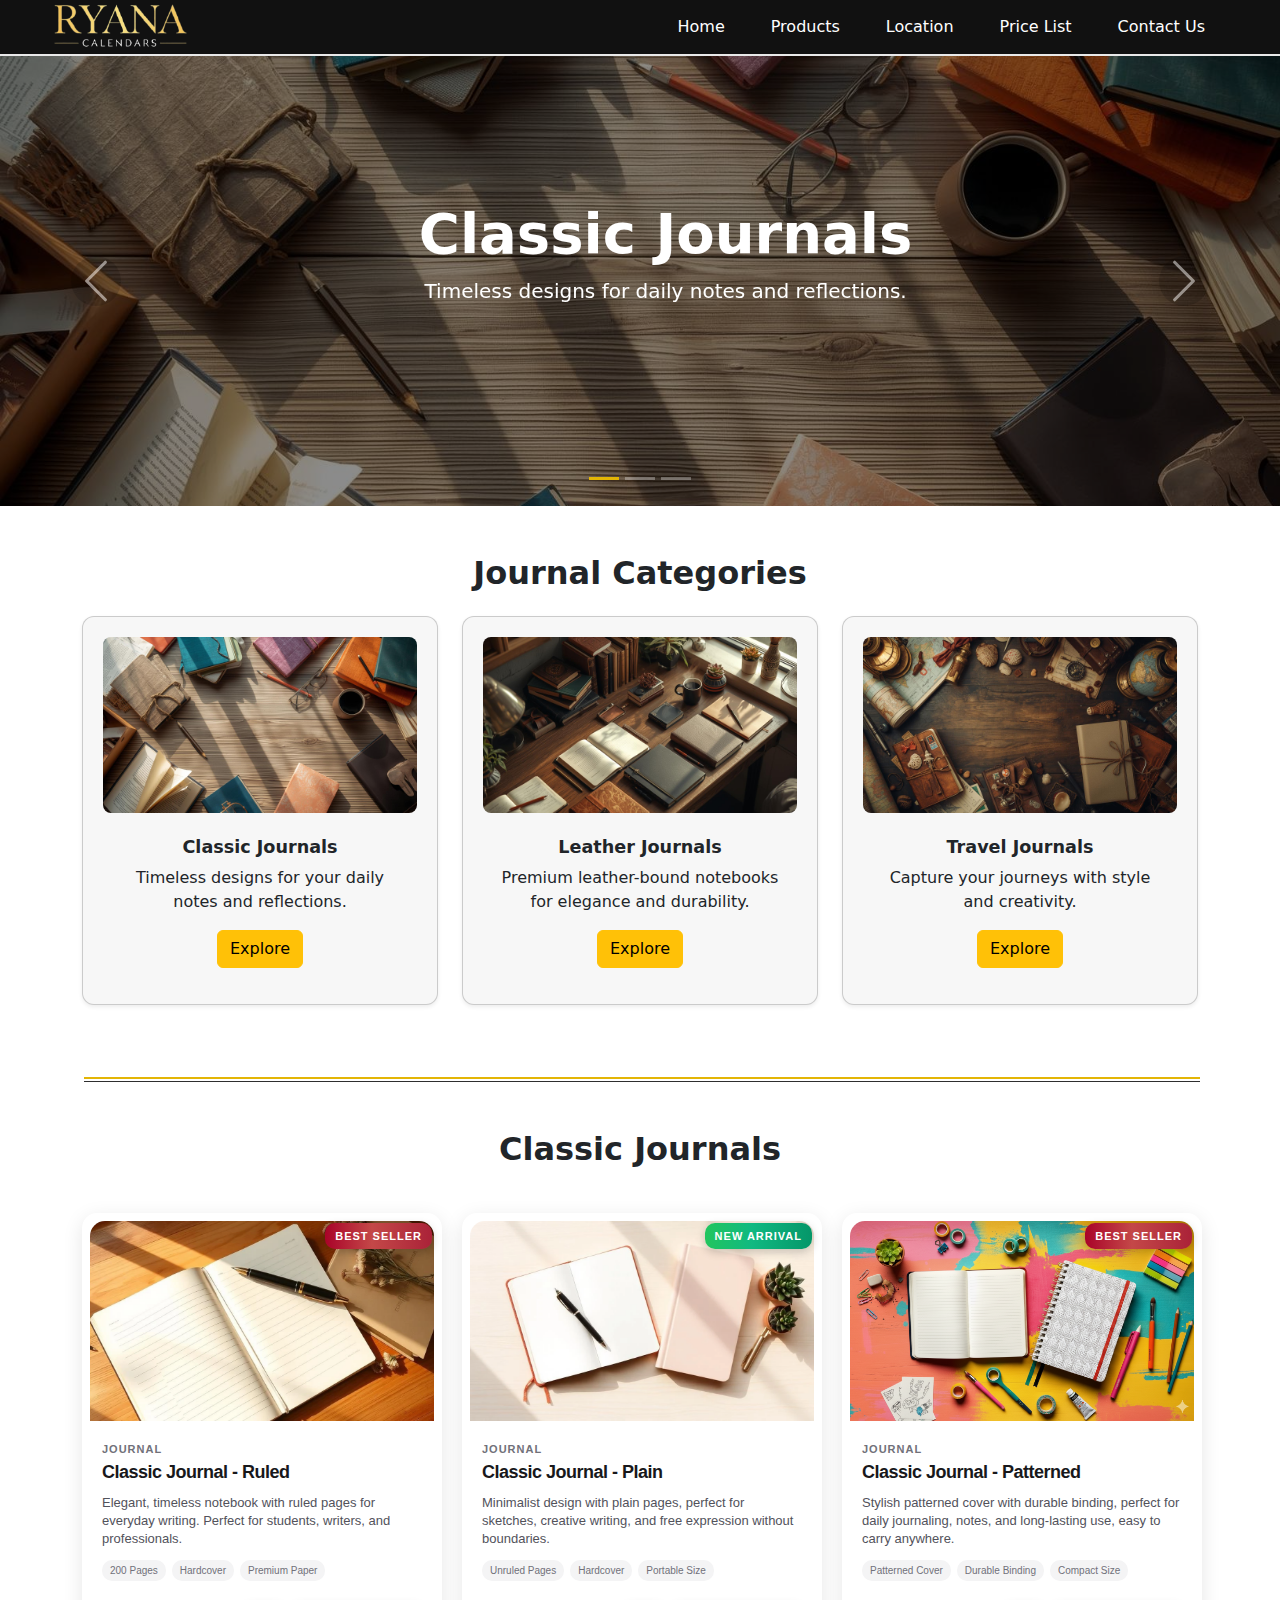
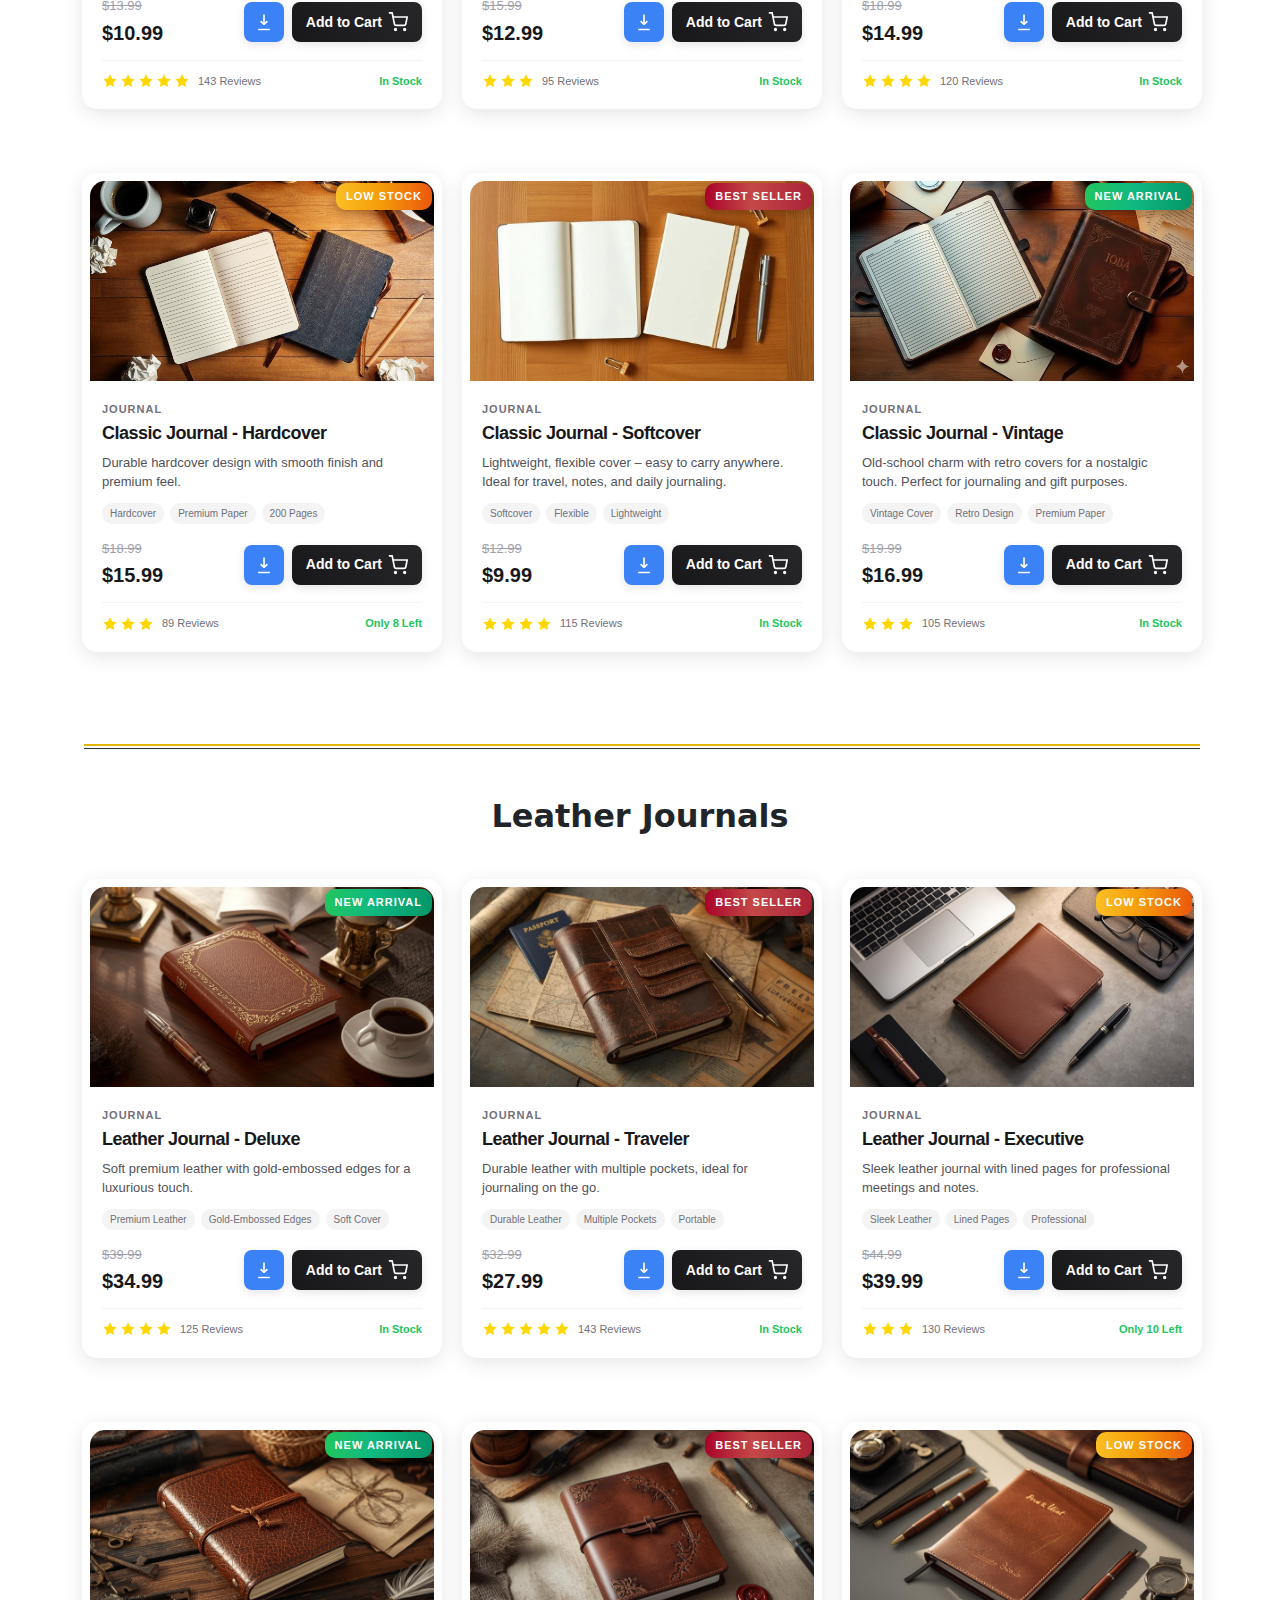
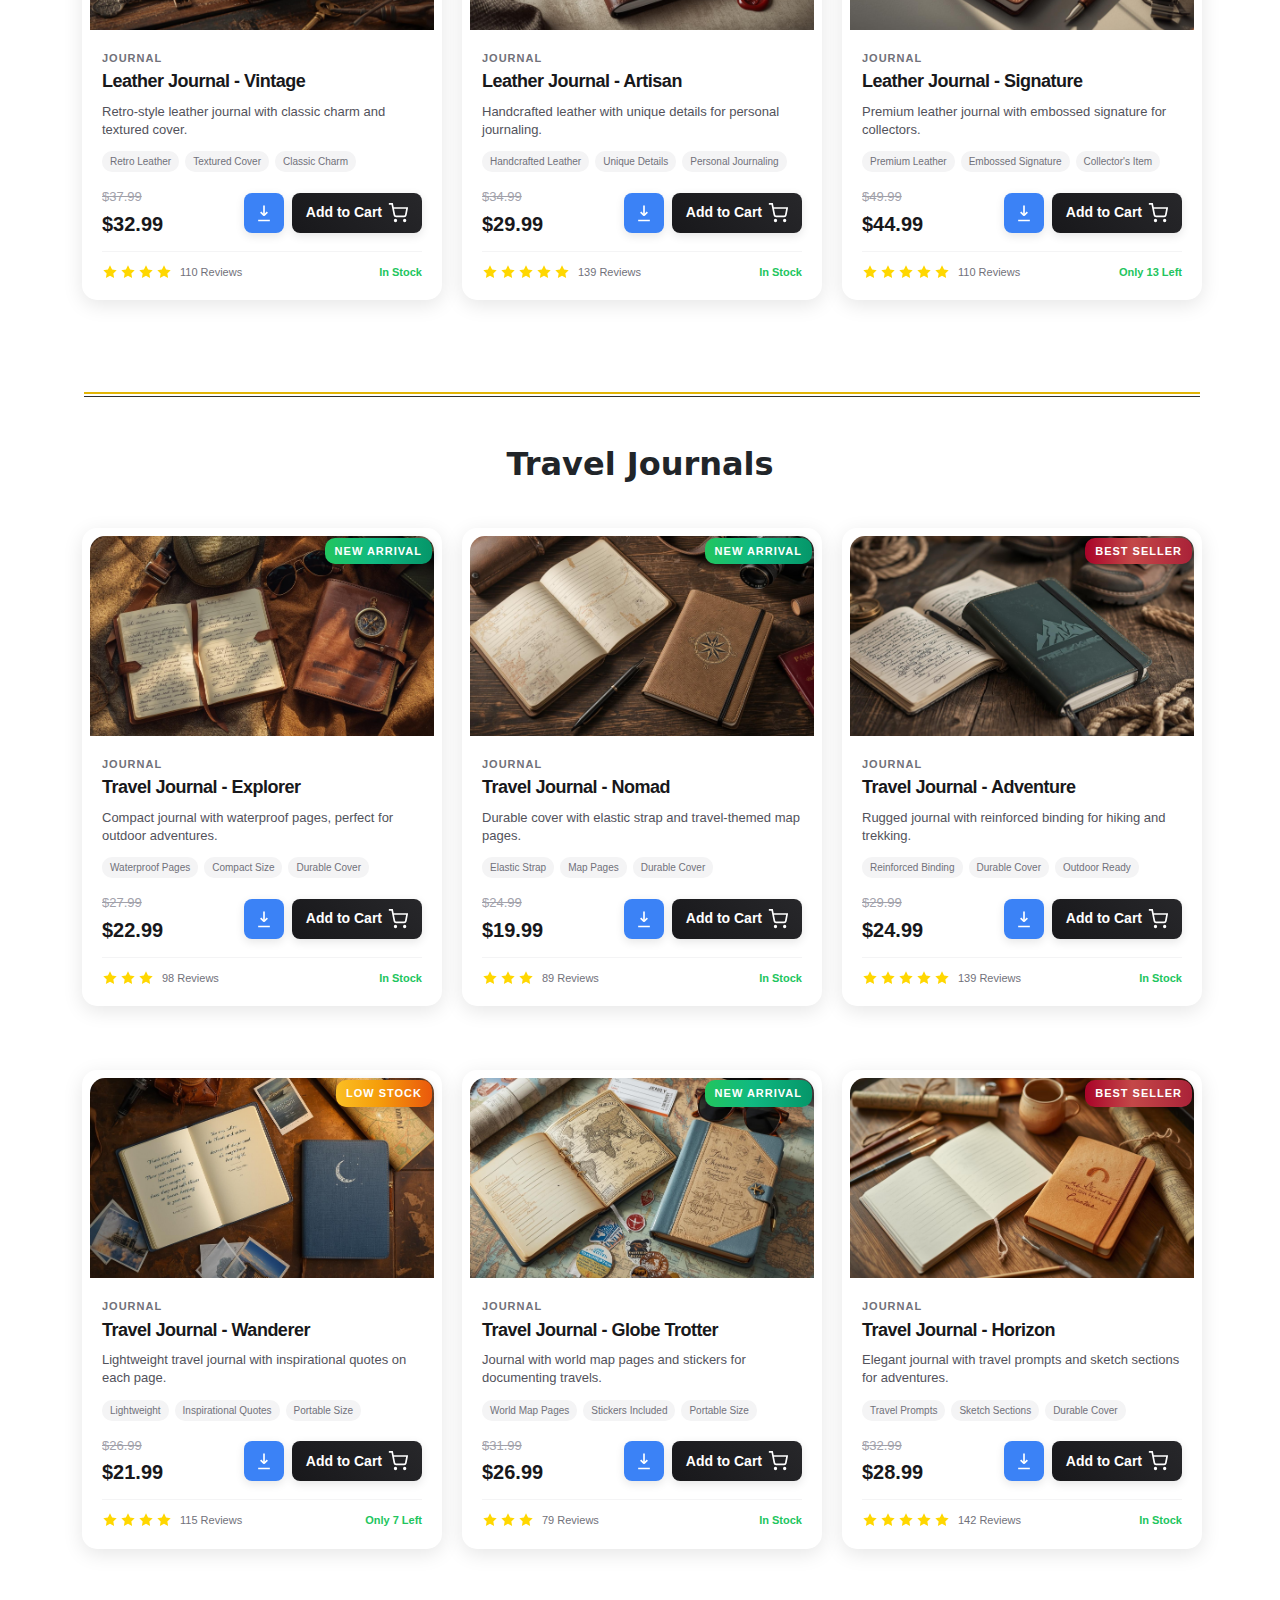
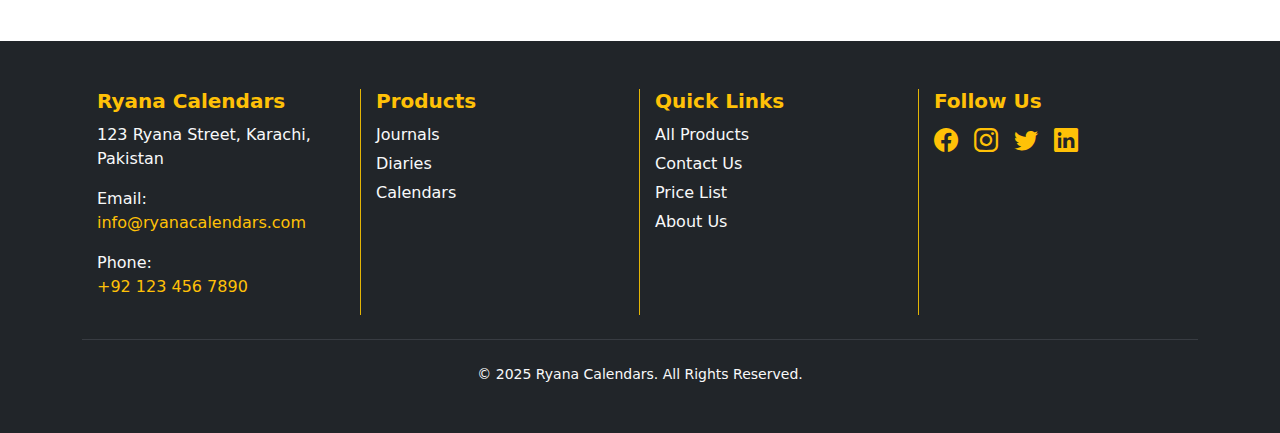
<file: journals.html>
<!DOCTYPE html>
<html lang="en">

<head>
    <meta charset="UTF-8">
    <meta name="viewport" content="width=device-width, initial-scale=1.0">
    <title>Ryana Calenders-Journals</title>
    <link rel="stylesheet" href="./Assets/css/bootstrap.min.css">
    <link rel="stylesheet" href="./Assets/css/style.css">
    <link rel="stylesheet" href="./Assets/css/bootstrap-icons.css">
</head>

<body>
    <!-- NAVBAR START -->
    <nav class="navbar navbar-expand-lg navbarbg">
        <div class="container-fluid">
            <!-- Logo -->
            <span class="navbar-brand m-0">
                <img src="./Assets/images/logo.png" alt="Ryana Calendars" class="logo-img">
            </span>
            <!-- Toggler/collapsible Button -->
            <button class="navbar-toggler" type="button" data-bs-toggle="collapse"
                data-bs-target="#navbarSupportedContent" aria-controls="navbarSupportedContent" aria-expanded="false"
                aria-label="Toggle navigation">
                <span class="navbar-toggler-icon"></span>
            </button>
            <!-- Navbar Links -->
            <div class="collapse navbar-collapse" id="navbarSupportedContent">
                <ul class="navbar-nav ms-auto mb-2 mb-lg-0">
                    <li class="nav-item">
                        <a class="nav-link navitem" href="./index.html">Home</a>
                    </li>
                    <li class="nav-item dropdown">
                        <a class="nav-link dropdown-toggle navitem" href="#" role="button" data-bs-toggle="dropdown"
                            aria-expanded="false">Products</a>
                        <ul class="dropdown-menu">
                            <li><a class="dropdown-item" href="#">Journals</a></li>
                            <li><a class="dropdown-item" href="./calenders.html">Calenders</a></li>
                            <li><a class="dropdown-item" href="./diaries.html">Diaries</a></li>
                        </ul>
                    </li>
                    <li class="nav-item">
                        <a class="nav-link navitem" href="./contact.html#map-section">Location</a>
                    </li>
                    <li class="nav-item">
                        <a class="nav-link navitem" href="./contact.html#price-list-section">Price List</a>
                    </li>
                    <li class="nav-item">
                        <a class="nav-link navitem" href="./contact.html">Contact Us</a>
                    </li>
                </ul>
            </div>
        </div>
    </nav>
    <!-- NAVBAR END -->
    <!-- ===== Journals Hero Carousel Start ===== -->
    <div id="journalCarousel" class="carousel slide" data-bs-ride="carousel" data-bs-interval="4000"
        aria-label="Journals Carousel">
        <!-- Indicators / Dots -->
        <div class="carousel-indicators">
            <button type="button" data-bs-target="#journalCarousel" data-bs-slide-to="0" class="active"
                aria-current="true" aria-label="Slide 1"></button>
            <button type="button" data-bs-target="#journalCarousel" data-bs-slide-to="1" aria-label="Slide 2"></button>
            <button type="button" data-bs-target="#journalCarousel" data-bs-slide-to="2" aria-label="Slide 3"></button>
        </div>
        <!-- Slides -->
        <div class="carousel-inner">
            <!-- Slide 1 -->
            <div class="carousel-item active">
                <div class="hero-slide" style="background-image: url('./Assets/images/journals-classic.jpg');">
                    <!-- Overlay (non-blocking) -->
                    <div class="overlay" aria-hidden="true"></div>
                    <!-- Centered caption -->
                    <div class="carousel-caption d-flex flex-column justify-content-center align-items-center h-100">
                        <h1 class="fw-bold display-4">Classic Journals</h1>
                        <p class="lead">Timeless designs for daily notes and reflections.</p>
                    </div>
                </div>
            </div>
            <!-- Slide 2 -->
            <div class="carousel-item">
                <div class="hero-slide" style="background-image: url('./Assets/images/journals-leather.jpg');">
                    <div class="overlay" aria-hidden="true"></div>
                    <div class="carousel-caption d-flex flex-column justify-content-center align-items-center h-100">
                        <h1 class="fw-bold display-4">Leather Journals</h1>
                        <p class="lead">Premium handcrafted journals for a luxury touch.</p>
                    </div>
                </div>
            </div>
            <!-- Slide 3 -->
            <div class="carousel-item">
                <div class="hero-slide" style="background-image: url('./Assets/images/journals-travel.jpg');">
                    <div class="overlay" aria-hidden="true"></div>
                    <div class="carousel-caption d-flex flex-column justify-content-center align-items-center h-100">
                        <h1 class="fw-bold display-4">Travel Journals</h1>
                        <p class="lead">Compact and durable journals for your adventures.</p>
                    </div>
                </div>
            </div>
        </div>
        <!-- Controls -->
        <button class="carousel-control-prev" type="button" data-bs-target="#journalCarousel" data-bs-slide="prev">
            <span class="journal-carousel-control-prev-icon" aria-hidden="true"></span>
            <span class="visually-hidden">Previous</span>
        </button>
        <button class="carousel-control-next " type="button" data-bs-target="#journalCarousel" data-bs-slide="next">
            <span class="journal-carousel-control-next-icon" aria-hidden="true"></span>
            <span class="visually-hidden">Next</span>
        </button>
    </div>
    <!-- ===== Journals Hero Carousel End ===== -->
    <!-- ===== Journals Categories Start ===== -->
    <section class="container my-5">
        <h2 class="text-center fw-bold mb-4">Journal Categories</h2>
        <div class="row text-center">
            <!-- Classic Journal -->
            <div class="col-md-4 mb-4">
                <div class="card h-100 shadow-sm category-card">
                    <img src="./Assets/images/journals-classic.jpg" class="card-img-top" alt="Classic Journal">
                    <div class="card-body">
                        <h5 class="card-title fw-bold">Classic Journals</h5>
                        <p class="card-text">Timeless designs for your daily notes and reflections.</p>
                        <a href="#classic-products" class="btn btn-warning">Explore</a>
                    </div>
                </div>
            </div>
            <!-- Leather Journal -->
            <div class="col-md-4 mb-4">
                <div class="card h-100 shadow-sm category-card">
                    <img src="./Assets/images/journals-leather.jpg" class="card-img-top" alt="Leather Journal">
                    <div class="card-body">
                        <h5 class="card-title fw-bold">Leather Journals</h5>
                        <p class="card-text">Premium leather-bound notebooks for elegance and durability.</p>
                        <a href="#leather-products" class="btn btn-warning">Explore</a>
                    </div>
                </div>
            </div>
            <!-- Travel Journal -->
            <div class="col-md-4 mb-4 cate">
                <div class="card h-100 shadow-sm category-card">
                    <img src="./Assets/images/journals-travel.jpg" class="card-img-top" alt="Travel Journal">
                    <div class="card-body">
                        <h5 class="card-title fw-bold">Travel Journals</h5>
                        <p class="card-text">Capture your journeys with style and creativity.</p>
                        <a href="#travel-products" class="btn btn-warning">Explore</a>
                    </div>
                </div>
            </div>
        </div>
    </section>
    <!-- ===== Journals Categories End ===== -->
    <div class="container mt-0 mb-0">
        <div style="border-top: 2px solid #E3B505; width: 100%; margin: 2px;"></div>
        <div style="border-top: 1px solid #2E2E2E; width: 100%; margin: 2px;"></div>
    </div>
    <!-- Classic Journals Products Start -->
    <section id="classic-products" class="container my-5 ">
        <h2 class="text-center fw-bold mb-4">Classic Journals</h2>
        <div class="row">
            <!-- Product 1 -->
            <div class="col-md-4 col-sm-6 col-12 mb-4">
                <article class="pc-card">
                    <!-- Badge -->
                    <div class="pc-badge">Best Seller</div>
                    <!-- Product Image -->
                    <div class="pc-img">
                        <img src="./Assets/images/Classic-Journals/classis-product(1).jpg"
                            alt="Classic Journal - Ruled">
                    </div>
                    <!-- Product Info -->
                    <div class="pc-info">
                        <div class="pc-cat">Journal</div>
                        <h2 class="pc-title">Classic Journal - Ruled</h2>
                        <p class="pc-desc"> Elegant, timeless notebook with ruled pages for everyday writing. Perfect
                            for students, writers, and professionals.
                        </p>
                        <!-- Features -->
                        <div class="pc-feats">
                            <span class="pc-feat">200 Pages</span>
                            <span class="pc-feat">Hardcover</span>
                            <span class="pc-feat">Premium Paper</span>
                        </div>
                        <!-- Price and Actions -->
                        <div class="pc-bottom">
                            <div class="pc-price">
                                <span class="pc-old">$13.99</span>
                                <span class="pc-new">$10.99</span>
                            </div>
                            <div class="pc-actions">
                                <!-- Download Button -->
                                <a href="./Assets/docs/Classic Journals/Classic Journal - Ruled.docx"
                                    class="pc-btn small-btn" title="Download" download
                                    aria-label="Download Classic Journal Doc">
                                    <svg class="pc-icon" viewBox="0 0 24 24" fill="none" stroke="currentColor"
                                        stroke-width="2">
                                        <path d="M12 3v12" />
                                        <path d="M12 15l-4-4" />
                                        <path d="M12 15l4-4" />
                                        <line x1="5" y1="21" x2="19" y2="21" />
                                    </svg>
                                </a>
                                <!-- Add to Cart -->
                                <a href="#" class="pc-btn" aria-label="Add Classic Journal to Cart">
                                    <span>Add to Cart</span>
                                    <svg class="pc-icon" width="20" height="20" viewBox="0 0 24 24" fill="none"
                                        stroke="currentColor" stroke-width="2">
                                        <circle cx="9" cy="21" r="1" />
                                        <circle cx="20" cy="21" r="1" />
                                        <path d="M1 1h4l2.68 13.39a2 2 0 001.98 1.61h9.72a2 2 0 001.98-1.61L23 6H6" />
                                    </svg>
                                </a>
                            </div>
                        </div>
                        <!-- Ratings and Stock -->
                        <div class="pc-meta">
                            <div class="pc-rating">
                                <!-- Stars -->
                                <svg width="16" height="16" viewBox="0 0 24 24" fill="#FFD700">
                                    <polygon points="12 2 15.09 8.26 22 9.27 17 14.14 18.18 21.02 12 17.77 
                                            5.82 21.02 7 14.14 2 9.27 8.91 8.26 12 2" />
                                </svg>
                                <svg width="16" height="16" viewBox="0 0 24 24" fill="#FFD700">
                                    <polygon points="12 2 15.09 8.26 22 9.27 17 14.14 18.18 21.02 12 17.77 
                                            5.82 21.02 7 14.14 2 9.27 8.91 8.26 12 2" />
                                </svg>
                                <svg width="16" height="16" viewBox="0 0 24 24" fill="#FFD700">
                                    <polygon points="12 2 15.09 8.26 22 9.27 17 14.14 18.18 21.02 12 17.77 
                                            5.82 21.02 7 14.14 2 9.27 8.91 8.26 12 2" />
                                </svg>
                                <svg width="16" height="16" viewBox="0 0 24 24" fill="#FFD700">
                                    <polygon points="12 2 15.09 8.26 22 9.27 17 14.14 18.18 21.02 12 17.77 
                                            5.82 21.02 7 14.14 2 9.27 8.91 8.26 12 2" />
                                </svg>
                                <svg width="16" height="16" viewBox="0 0 24 24" fill="#FFD700">
                                    <polygon points="12 2 15.09 8.26 22 9.27 17 14.14 18.18 21.02 12 17.77 
                                            5.82 21.02 7 14.14 2 9.27 8.91 8.26 12 2" />
                                </svg>
                                <span class="pc-rcount">143 Reviews</span>
                            </div>
                            <div class="pc-stock">In Stock</div>
                        </div>
                    </div>
                </article>
            </div>
            <!-- Product 2 -->
            <div class="col-md-4 col-sm-6 col-12 mb-4">
                <article class="pc-card">
                    <!-- Badge -->
                    <div class="pc-badge-new">New Arrival</div>
                    <!-- Product Image -->
                    <div class="pc-img">
                        <img src="./Assets/images/Classic-Journals/classis-product(2).jpg"
                            alt="Classic Journal - Plain">
                    </div>
                    <!-- Product Info -->
                    <div class="pc-info">
                        <div class="pc-cat">Journal</div>
                        <h2 class="pc-title">Classic Journal - Plain</h2>
                        <p class="pc-desc"> Minimalist design with plain pages, perfect for sketches, creative writing,
                            and free expression without boundaries.
                        </p>
                        <!-- Features -->
                        <div class="pc-feats">
                            <span class="pc-feat">Unruled Pages</span>
                            <span class="pc-feat">Hardcover</span>
                            <span class="pc-feat">Portable Size</span>
                        </div>
                        <!-- Price and Actions -->
                        <div class="pc-bottom">
                            <div class="pc-price">
                                <span class="pc-old">$15.99</span>
                                <span class="pc-new">$12.99</span>
                            </div>
                            <div class="pc-actions">
                                <!-- Download Button -->
                                <a href="./Assets/docs/Classic Journals/Classic Journal - Plain.docx"
                                    class="pc-btn small-btn" title="Download" download
                                    aria-label="Download Classic Journal Doc">
                                    <svg class="pc-icon" viewBox="0 0 24 24" fill="none" stroke="currentColor"
                                        stroke-width="2">
                                        <path d="M12 3v12" />
                                        <path d="M12 15l-4-4" />
                                        <path d="M12 15l4-4" />
                                        <line x1="5" y1="21" x2="19" y2="21" />
                                    </svg>
                                </a>
                                <!-- Add to Cart -->
                                <a href="#" class="pc-btn" aria-label="Add Classic Journal to Cart">
                                    <span>Add to Cart</span>
                                    <svg class="pc-icon" width="20" height="20" viewBox="0 0 24 24" fill="none"
                                        stroke="currentColor" stroke-width="2">
                                        <circle cx="9" cy="21" r="1" />
                                        <circle cx="20" cy="21" r="1" />
                                        <path d="M1 1h4l2.68 13.39a2 2 0 001.98 1.61h9.72a2 2 0 001.98-1.61L23 6H6" />
                                    </svg>
                                </a>
                            </div>
                        </div>
                        <!-- Ratings and Stock -->
                        <div class="pc-meta">
                            <div class="pc-rating">
                                <!-- Stars -->
                                <svg width="16" height="16" viewBox="0 0 24 24" fill="#FFD700">
                                    <polygon points="12 2 15.09 8.26 22 9.27 17 14.14 18.18 21.02 12 17.77 
                                            5.82 21.02 7 14.14 2 9.27 8.91 8.26 12 2" />
                                </svg>
                                <svg width="16" height="16" viewBox="0 0 24 24" fill="#FFD700">
                                    <polygon points="12 2 15.09 8.26 22 9.27 17 14.14 18.18 21.02 12 17.77 
                                            5.82 21.02 7 14.14 2 9.27 8.91 8.26 12 2" />
                                </svg>
                                <svg width="16" height="16" viewBox="0 0 24 24" fill="#FFD700">
                                    <polygon points="12 2 15.09 8.26 22 9.27 17 14.14 18.18 21.02 12 17.77 
                                            5.82 21.02 7 14.14 2 9.27 8.91 8.26 12 2" />
                                </svg>
                                <span class="pc-rcount">95 Reviews</span>
                            </div>
                            <div class="pc-stock">In Stock</div>
                        </div>
                    </div>
                </article>
            </div>
            <!-- Product 3 -->
            <div class="col-md-4 col-sm-6 col-12 mb-4">
                <article class="pc-card">
                    <!-- Badge -->
                    <div class="pc-badge">Best Seller</div>
                    <!-- Product Image -->
                    <div class="pc-img">
                        <img src="./Assets/images/Classic-Journals/classis-product(3).png"
                            alt="Classic Journal with Patterned Cover">
                    </div>
                    <!-- Product Info -->
                    <div class="pc-info">
                        <div class="pc-cat">Journal</div>
                        <h2 class="pc-title">Classic Journal - Patterned</h2>
                        <p class="pc-desc"> Stylish patterned cover with durable binding, perfect for daily journaling,
                            notes, and long-lasting use, easy to carry anywhere.
                        </p>
                        <!-- Features -->
                        <div class="pc-feats">
                            <span class="pc-feat">Patterned Cover</span>
                            <span class="pc-feat">Durable Binding</span>
                            <span class="pc-feat">Compact Size</span>
                        </div>
                        <!-- Price and Actions -->
                        <div class="pc-bottom">
                            <div class="pc-price">
                                <span class="pc-old">$18.99</span>
                                <span class="pc-new">$14.99</span>
                            </div>
                            <div class="pc-actions">
                                <!-- Download Button -->
                                <a href="./Assets/docs/Classic Journals/Classic Journal - Patterned.docx"
                                    class="pc-btn small-btn" title="Download" download
                                    aria-label="Download Classic Journal Doc">
                                    <svg class="pc-icon" viewBox="0 0 24 24" fill="none" stroke="currentColor"
                                        stroke-width="2">
                                        <path d="M12 3v12" />
                                        <path d="M12 15l-4-4" />
                                        <path d="M12 15l4-4" />
                                        <line x1="5" y1="21" x2="19" y2="21" />
                                    </svg>
                                </a>
                                <!-- Add to Cart -->
                                <a href="#" class="pc-btn" aria-label="Add Classic Journal to Cart">
                                    <span>Add to Cart</span>
                                    <svg class="pc-icon" width="20" height="20" viewBox="0 0 24 24" fill="none"
                                        stroke="currentColor" stroke-width="2">
                                        <circle cx="9" cy="21" r="1" />
                                        <circle cx="20" cy="21" r="1" />
                                        <path d="M1 1h4l2.68 13.39a2 2 0 001.98 1.61h9.72a2 2 0 001.98-1.61L23 6H6" />
                                    </svg>
                                </a>
                            </div>
                        </div>
                        <!-- Ratings and Stock -->
                        <div class="pc-meta">
                            <div class="pc-rating">
                                <!-- Stars -->
                                <svg width="16" height="16" viewBox="0 0 24 24" fill="#FFD700">
                                    <polygon points="12 2 15.09 8.26 22 9.27 17 14.14 18.18 21.02 12 17.77 
                                            5.82 21.02 7 14.14 2 9.27 8.91 8.26 12 2" />
                                </svg>
                                <svg width="16" height="16" viewBox="0 0 24 24" fill="#FFD700">
                                    <polygon points="12 2 15.09 8.26 22 9.27 17 14.14 18.18 21.02 12 17.77 
                                            5.82 21.02 7 14.14 2 9.27 8.91 8.26 12 2" />
                                </svg>
                                <svg width="16" height="16" viewBox="0 0 24 24" fill="#FFD700">
                                    <polygon points="12 2 15.09 8.26 22 9.27 17 14.14 18.18 21.02 12 17.77 
                                            5.82 21.02 7 14.14 2 9.27 8.91 8.26 12 2" />
                                </svg>
                                <svg width="16" height="16" viewBox="0 0 24 24" fill="#FFD700">
                                    <polygon points="12 2 15.09 8.26 22 9.27 17 14.14 18.18 21.02 12 17.77 
                                            5.82 21.02 7 14.14 2 9.27 8.91 8.26 12 2" />
                                </svg>
                                <span class="pc-rcount">120 Reviews</span>
                            </div>
                            <div class="pc-stock">In Stock</div>
                        </div>
                    </div>
                </article>
            </div>
            <!-- Product 4 -->
            <div class="col-md-4 col-sm-6 col-12 mb-4">
                <article class="pc-card">
                    <!-- Badge -->
                    <div class="pc-badge-low">Low Stock</div>
                    <!-- Product Image -->
                    <div class="pc-img">
                        <img src="./Assets/images/Classic-Journals/classis-product(4).png"
                            alt="Classic Journal with Hardcover">
                    </div>
                    <!-- Product Info -->
                    <div class="pc-info">
                        <div class="pc-cat">Journal</div>
                        <h2 class="pc-title">Classic Journal - Hardcover</h2>
                        <p class="pc-desc"> Durable hardcover design with smooth finish and premium feel. </p>
                        <!-- Features -->
                        <div class="pc-feats">
                            <span class="pc-feat">Hardcover</span>
                            <span class="pc-feat">Premium Paper</span>
                            <span class="pc-feat">200 Pages</span>
                        </div>
                        <!-- Price and Actions -->
                        <div class="pc-bottom">
                            <div class="pc-price">
                                <span class="pc-old">$18.99</span>
                                <span class="pc-new">$15.99</span>
                            </div>
                            <div class="pc-actions">
                                <!-- Download Button -->
                                <a href="./Assets/docs/Classic Journals/Classic Journal - Hardcover.docx"
                                    class="pc-btn small-btn" title="Download" download
                                    aria-label="Download Classic Journal Doc">
                                    <svg class="pc-icon" viewBox="0 0 24 24" fill="none" stroke="currentColor"
                                        stroke-width="2">
                                        <path d="M12 3v12" />
                                        <path d="M12 15l-4-4" />
                                        <path d="M12 15l4-4" />
                                        <line x1="5" y1="21" x2="19" y2="21" />
                                    </svg>
                                </a>
                                <!-- Add to Cart -->
                                <a href="#" class="pc-btn" aria-label="Add Classic Journal to Cart">
                                    <span>Add to Cart</span>
                                    <svg class="pc-icon" viewBox="0 0 24 24" fill="none" stroke="currentColor"
                                        stroke-width="2">
                                        <circle cx="9" cy="21" r="1" />
                                        <circle cx="20" cy="21" r="1" />
                                        <path d="M1 1h4l2.68 13.39a2 2 0 001.98 1.61h9.72a2 2 0 001.98-1.61L23 6H6" />
                                    </svg>
                                </a>
                            </div>
                        </div>
                        <!-- Ratings and Stock -->
                        <div class="pc-meta">
                            <div class="pc-rating">
                                <!-- Stars -->
                                <svg width="16" height="16" viewBox="0 0 24 24" fill="#FFD700">
                                    <polygon points="12 2 15.09 8.26 22 9.27 17 14.14 18.18 21.02 12 17.77 
                                            5.82 21.02 7 14.14 2 9.27 8.91 8.26 12 2" />
                                </svg>
                                <svg width="16" height="16" viewBox="0 0 24 24" fill="#FFD700">
                                    <polygon points="12 2 15.09 8.26 22 9.27 17 14.14 18.18 21.02 12 17.77 
                                            5.82 21.02 7 14.14 2 9.27 8.91 8.26 12 2" />
                                </svg>
                                <svg width="16" height="16" viewBox="0 0 24 24" fill="#FFD700">
                                    <polygon points="12 2 15.09 8.26 22 9.27 17 14.14 18.18 21.02 12 17.77 
                                            5.82 21.02 7 14.14 2 9.27 8.91 8.26 12 2" />
                                </svg>
                                <span class="pc-rcount">89 Reviews</span>
                            </div>
                            <div class="pc-stock">Only 8 Left</div>
                        </div>
                    </div>
                </article>
            </div>
            <!-- Product 5 -->
            <div class="col-md-4 col-sm-6 col-12 mb-4">
                <article class="pc-card">
                    <!-- Badge -->
                    <div class="pc-badge">Best Seller</div>
                    <!-- Product Image -->
                    <div class="pc-img">
                        <img src="./Assets/images/Classic-Journals/classis-product(5).jpg"
                            alt="Classic Journal with Softcover">
                    </div>
                    <!-- Product Info -->
                    <div class="pc-info">
                        <div class="pc-cat">Journal</div>
                        <h2 class="pc-title">Classic Journal - Softcover</h2>
                        <p class="pc-desc"> Lightweight, flexible cover – easy to carry anywhere. Ideal for travel,
                            notes, and daily journaling.
                        </p>
                        <!-- Features -->
                        <div class="pc-feats">
                            <span class="pc-feat">Softcover</span>
                            <span class="pc-feat">Flexible</span>
                            <span class="pc-feat">Lightweight</span>
                        </div>
                        <!-- Price and Actions -->
                        <div class="pc-bottom">
                            <div class="pc-price">
                                <span class="pc-old">$12.99</span>
                                <span class="pc-new">$9.99</span>
                            </div>
                            <div class="pc-actions">
                                <!-- Download Button -->
                                <a href="./Assets/docs/Classic Journals/Classic Journal - Softcover.docx"
                                    class="pc-btn small-btn" title="Download" download
                                    aria-label="Download Classic Journal Doc">
                                    <svg class="pc-icon" viewBox="0 0 24 24" fill="none" stroke="currentColor"
                                        stroke-width="2">
                                        <path d="M12 3v12" />
                                        <path d="M12 15l-4-4" />
                                        <path d="M12 15l4-4" />
                                        <line x1="5" y1="21" x2="19" y2="21" />
                                    </svg>
                                </a>
                                <!-- Add to Cart -->
                                <a href="#" class="pc-btn" aria-label="Add Classic Journal to Cart">
                                    <span>Add to Cart</span>
                                    <svg class="pc-icon" viewBox="0 0 24 24" fill="none" stroke="currentColor"
                                        stroke-width="2">
                                        <circle cx="9" cy="21" r="1" />
                                        <circle cx="20" cy="21" r="1" />
                                        <path d="M1 1h4l2.68 13.39a2 2 0 001.98 1.61h9.72a2 2 0 001.98-1.61L23 6H6" />
                                    </svg>
                                </a>
                            </div>
                        </div>
                        <!-- Ratings and Stock -->
                        <div class="pc-meta">
                            <div class="pc-rating">
                                <!-- Stars -->
                                <svg width="16" height="16" viewBox="0 0 24 24" fill="#FFD700">
                                    <polygon points="12 2 15.09 8.26 22 9.27 17 14.14 18.18 21.02 12 17.77 
                                            5.82 21.02 7 14.14 2 9.27 8.91 8.26 12 2" />
                                </svg>
                                <svg width="16" height="16" viewBox="0 0 24 24" fill="#FFD700">
                                    <polygon points="12 2 15.09 8.26 22 9.27 17 14.14 18.18 21.02 12 17.77 
                                            5.82 21.02 7 14.14 2 9.27 8.91 8.26 12 2" />
                                </svg>
                                <svg width="16" height="16" viewBox="0 0 24 24" fill="#FFD700">
                                    <polygon points="12 2 15.09 8.26 22 9.27 17 14.14 18.18 21.02 12 17.77 
                                            5.82 21.02 7 14.14 2 9.27 8.91 8.26 12 2" />
                                </svg>
                                <svg width="16" height="16" viewBox="0 0 24 24" fill="#FFD700">
                                    <polygon points="12 2 15.09 8.26 22 9.27 17 14.14 18.18 21.02 12 17.77 
                                            5.82 21.02 7 14.14 2 9.27 8.91 8.26 12 2" />
                                </svg>
                                <span class="pc-rcount">115 Reviews</span>
                            </div>
                            <div class="pc-stock">In Stock</div>
                        </div>
                    </div>
                </article>
            </div>
            <!-- Product 6 -->
            <div class="col-md-4 col-sm-6 col-12 mb-4">
                <article class="pc-card">
                    <!-- Badge -->
                    <div class="pc-badge-new">New Arrival</div>
                    <!-- Product Image -->
                    <div class="pc-img">
                        <img src="./Assets/images/Classic-Journals/classis-product(6).png"
                            alt="Classic Journal with Vintage Retro Cover">
                    </div>
                    <!-- Product Info -->
                    <div class="pc-info">
                        <div class="pc-cat">Journal</div>
                        <h2 class="pc-title">Classic Journal - Vintage</h2>
                        <p class="pc-desc"> Old-school charm with retro covers for a nostalgic touch. Perfect for
                            journaling and gift purposes.
                        </p>
                        <!-- Features -->
                        <div class="pc-feats">
                            <span class="pc-feat">Vintage Cover</span>
                            <span class="pc-feat">Retro Design</span>
                            <span class="pc-feat">Premium Paper</span>
                        </div>
                        <!-- Price and Actions -->
                        <div class="pc-bottom">
                            <div class="pc-price">
                                <span class="pc-old">$19.99</span>
                                <span class="pc-new">$16.99</span>
                            </div>
                            <div class="pc-actions">
                                <!-- Download Button -->
                                <a href="./Assets/docs/Classic Journals/Classic Journal - Vintage.docx"
                                    class="pc-btn small-btn" title="Download" download
                                    aria-label="Download Classic Journal Doc">
                                    <svg class="pc-icon" viewBox="0 0 24 24" fill="none" stroke="currentColor"
                                        stroke-width="2">
                                        <path d="M12 3v12" />
                                        <path d="M12 15l-4-4" />
                                        <path d="M12 15l4-4" />
                                        <line x1="5" y1="21" x2="19" y2="21" />
                                    </svg>
                                </a>
                                <!-- Add to Cart -->
                                <a href="#" class="pc-btn" aria-label="Add Classic Journal to Cart">
                                    <span>Add to Cart</span>
                                    <svg class="pc-icon" viewBox="0 0 24 24" fill="none" stroke="currentColor"
                                        stroke-width="2">
                                        <circle cx="9" cy="21" r="1" />
                                        <circle cx="20" cy="21" r="1" />
                                        <path d="M1 1h4l2.68 13.39a2 2 0 001.98 1.61h9.72a2 2 0 001.98-1.61L23 6H6" />
                                    </svg>
                                </a>
                            </div>
                        </div>
                        <!-- Ratings and Stock -->
                        <div class="pc-meta">
                            <div class="pc-rating">
                                <!-- Use loop or JS for dynamic stars -->
                                <svg width="16" height="16" viewBox="0 0 24 24" fill="#FFD700">
                                    <polygon points="12 2 15.09 8.26 22 9.27 17 14.14 18.18 21.02 12 17.77 
                                            5.82 21.02 7 14.14 2 9.27 8.91 8.26 12 2" />
                                </svg>
                                <svg width="16" height="16" viewBox="0 0 24 24" fill="#FFD700">
                                    <polygon points="12 2 15.09 8.26 22 9.27 17 14.14 18.18 21.02 12 17.77 
                                            5.82 21.02 7 14.14 2 9.27 8.91 8.26 12 2" />
                                </svg>
                                <svg width="16" height="16" viewBox="0 0 24 24" fill="#FFD700">
                                    <polygon points="12 2 15.09 8.26 22 9.27 17 14.14 18.18 21.02 12 17.77 
                                            5.82 21.02 7 14.14 2 9.27 8.91 8.26 12 2" />
                                </svg>
                                <span class="pc-rcount">105 Reviews</span>
                            </div>
                            <div class="pc-stock">In Stock</div>
                        </div>
                    </div>
                </article>
            </div>
        </div>
    </section>
    <!-- Classic Journals Products End -->
    <div class="container mt-0 mb-0">
        <div style="border-top: 2px solid #E3B505; width: 100%; margin: 2px;"></div>
        <div style="border-top: 1px solid #2E2E2E; width: 100%; margin: 2px;"></div>
    </div>
    <!-- Leather Journals Products Start -->
    <section id="leather-products" class="container my-5">
        <h2 class="text-center fw-bold mb-4">Leather Journals</h2>
        <div class="row">
            <!-- Product 1 -->
            <div class="col-md-4 col-sm-6 col-12 mb-4">
                <article class="pc-card">
                    <!-- Badge -->
                    <div class="pc-badge-new">New Arrival</div>
                    <!-- Product Image -->
                    <div class="pc-img">
                        <img src="./Assets/images/Leather-Journals/leather-product(1).jpg"
                            alt="Leather Journal - Deluxe">
                    </div>
                    <!-- Product Info -->
                    <div class="pc-info">
                        <div class="pc-cat">Journal</div>
                        <h2 class="pc-title">Leather Journal - Deluxe</h2>
                        <p class="pc-desc"> Soft premium leather with gold-embossed edges for a luxurious touch. </p>
                        <!-- Features -->
                        <div class="pc-feats">
                            <span class="pc-feat">Premium Leather</span>
                            <span class="pc-feat">Gold-Embossed Edges</span>
                            <span class="pc-feat">Soft Cover</span>
                        </div>
                        <!-- Price and Actions -->
                        <div class="pc-bottom">
                            <div class="pc-price">
                                <span class="pc-old">$39.99</span>
                                <span class="pc-new">$34.99</span>
                            </div>
                            <div class="pc-actions">
                                <!-- Download Button -->
                                <a href="./Assets/docs/Leather Journals/Leather Journal - Deluxe.docx"
                                    class="pc-btn small-btn" title="Download" download
                                    aria-label="Download Leather Journal Details">
                                    <svg class="pc-icon" viewBox="0 0 24 24" fill="none" stroke="currentColor"
                                        stroke-width="2">
                                        <path d="M12 3v12" />
                                        <path d="M12 15l-4-4" />
                                        <path d="M12 15l4-4" />
                                        <line x1="5" y1="21" x2="19" y2="21" />
                                    </svg>
                                </a>
                                <!-- Add to Cart -->
                                <a href="#" class="pc-btn" aria-label="Add Leather Journal to Cart">
                                    <span>Add to Cart</span>
                                    <svg class="pc-icon" width="20" height="20" viewBox="0 0 24 24" fill="none"
                                        stroke="currentColor" stroke-width="2">
                                        <circle cx="9" cy="21" r="1" />
                                        <circle cx="20" cy="21" r="1" />
                                        <path d="M1 1h4l2.68 13.39a2 2 0 001.98 1.61h9.72a2 2 0 001.98-1.61L23 6H6" />
                                    </svg>
                                </a>
                            </div>
                        </div>
                        <!-- Ratings and Stock -->
                        <div class="pc-meta">
                            <div class="pc-rating">
                                <svg width="16" height="16" viewBox="0 0 24 24" fill="#FFD700">
                                    <polygon points="12 2 15.09 8.26 22 9.27 17 14.14 18.18 21.02 12 17.77 
                                            5.82 21.02 7 14.14 2 9.27 8.91 8.26 12 2" />
                                </svg>
                                <svg width="16" height="16" viewBox="0 0 24 24" fill="#FFD700">
                                    <polygon points="12 2 15.09 8.26 22 9.27 17 14.14 18.18 21.02 12 17.77 
                                            5.82 21.02 7 14.14 2 9.27 8.91 8.26 12 2" />
                                </svg>
                                <svg width="16" height="16" viewBox="0 0 24 24" fill="#FFD700">
                                    <polygon points="12 2 15.09 8.26 22 9.27 17 14.14 18.18 21.02 12 17.77 
                                            5.82 21.02 7 14.14 2 9.27 8.91 8.26 12 2" />
                                </svg>
                                <svg width="16" height="16" viewBox="0 0 24 24" fill="#FFD700">
                                    <polygon points="12 2 15.09 8.26 22 9.27 17 14.14 18.18 21.02 12 17.77 
                                            5.82 21.02 7 14.14 2 9.27 8.91 8.26 12 2" />
                                </svg>
                                <span class="pc-rcount">125 Reviews</span>
                            </div>
                            <div class="pc-stock">In Stock</div>
                        </div>
                    </div>
                </article>
            </div>
            <!-- Product 2 -->
            <div class="col-md-4 col-sm-6 col-12 mb-4">
                <article class="pc-card">
                    <!-- Badge -->
                    <div class="pc-badge">Best Seller</div>
                    <!-- Product Image -->
                    <div class="pc-img">
                        <img src="./Assets/images/Leather-Journals/leather-product(2).jpg"
                            alt="Leather Journal - Traveler">
                    </div>
                    <!-- Product Info -->
                    <div class="pc-info">
                        <div class="pc-cat">Journal</div>
                        <h2 class="pc-title">Leather Journal - Traveler</h2>
                        <p class="pc-desc"> Durable leather with multiple pockets, ideal for journaling on the go. </p>
                        <!-- Features -->
                        <div class="pc-feats">
                            <span class="pc-feat">Durable Leather</span>
                            <span class="pc-feat">Multiple Pockets</span>
                            <span class="pc-feat">Portable</span>
                        </div>
                        <!-- Price and Actions -->
                        <div class="pc-bottom">
                            <div class="pc-price">
                                <span class="pc-old">$32.99</span>
                                <span class="pc-new">$27.99</span>
                            </div>
                            <div class="pc-actions">
                                <!-- Download Button -->
                                <a href="./Assets/docs/Leather Journals/Leather Journal - Traveler.docx"
                                    class="pc-btn small-btn" title="Download" download
                                    aria-label="Download Leather Journal Details">
                                    <svg class="pc-icon" viewBox="0 0 24 24" fill="none" stroke="currentColor"
                                        stroke-width="2">
                                        <path d="M12 3v12" />
                                        <path d="M12 15l-4-4" />
                                        <path d="M12 15l4-4" />
                                        <line x1="5" y1="21" x2="19" y2="21" />
                                    </svg>
                                </a>
                                <!-- Add to Cart -->
                                <a href="#" class="pc-btn" aria-label="Add Leather Journal to Cart">
                                    <span>Add to Cart</span>
                                    <svg class="pc-icon" width="20" height="20" viewBox="0 0 24 24" fill="none"
                                        stroke="currentColor" stroke-width="2">
                                        <circle cx="9" cy="21" r="1" />
                                        <circle cx="20" cy="21" r="1" />
                                        <path d="M1 1h4l2.68 13.39a2 2 0 001.98 1.61h9.72a2 2 0 001.98-1.61L23 6H6" />
                                    </svg>
                                </a>
                            </div>
                        </div>
                        <!-- Ratings and Stock -->
                        <div class="pc-meta">
                            <div class="pc-rating">
                                <svg width="16" height="16" viewBox="0 0 24 24" fill="#FFD700">
                                    <polygon points="12 2 15.09 8.26 22 9.27 17 14.14 18.18 21.02 12 17.77 
                                            5.82 21.02 7 14.14 2 9.27 8.91 8.26 12 2" />
                                </svg>
                                <svg width="16" height="16" viewBox="0 0 24 24" fill="#FFD700">
                                    <polygon points="12 2 15.09 8.26 22 9.27 17 14.14 18.18 21.02 12 17.77 
                                            5.82 21.02 7 14.14 2 9.27 8.91 8.26 12 2" />
                                </svg>
                                <svg width="16" height="16" viewBox="0 0 24 24" fill="#FFD700">
                                    <polygon points="12 2 15.09 8.26 22 9.27 17 14.14 18.18 21.02 12 17.77 
                                            5.82 21.02 7 14.14 2 9.27 8.91 8.26 12 2" />
                                </svg>
                                <svg width="16" height="16" viewBox="0 0 24 24" fill="#FFD700">
                                    <polygon points="12 2 15.09 8.26 22 9.27 17 14.14 18.18 21.02 12 17.77 
                                            5.82 21.02 7 14.14 2 9.27 8.91 8.26 12 2" />
                                </svg>
                                <svg width="16" height="16" viewBox="0 0 24 24" fill="#FFD700">
                                    <polygon points="12 2 15.09 8.26 22 9.27 17 14.14 18.18 21.02 12 17.77 
                                            5.82 21.02 7 14.14 2 9.27 8.91 8.26 12 2" />
                                </svg>
                                <span class="pc-rcount">143 Reviews</span>
                            </div>
                            <div class="pc-stock">In Stock</div>
                        </div>
                    </div>
                </article>
            </div>
            <!-- Product 3 -->
            <div class="col-md-4 col-sm-6 col-12 mb-4">
                <article class="pc-card">
                    <!-- Badge -->
                    <div class="pc-badge-low">Low Stock</div>
                    <!-- Product Image -->
                    <div class="pc-img">
                        <img src="./Assets/images/Leather-Journals/leather-product(3).jpg"
                            alt="Leather Journal - Executive">
                    </div>
                    <!-- Product Info -->
                    <div class="pc-info">
                        <div class="pc-cat">Journal</div>
                        <h2 class="pc-title">Leather Journal - Executive</h2>
                        <p class="pc-desc"> Sleek leather journal with lined pages for professional meetings and notes.
                        </p>
                        <!-- Features -->
                        <div class="pc-feats">
                            <span class="pc-feat">Sleek Leather</span>
                            <span class="pc-feat">Lined Pages</span>
                            <span class="pc-feat">Professional</span>
                        </div>
                        <!-- Price and Actions -->
                        <div class="pc-bottom">
                            <div class="pc-price">
                                <span class="pc-old">$44.99</span>
                                <span class="pc-new">$39.99</span>
                            </div>
                            <div class="pc-actions">
                                <!-- Download Button -->
                                <a href="./Assets/docs/Leather Journals/Leather Journal - Executive.docx"
                                    class="pc-btn small-btn" title="Download" download
                                    aria-label="Download Leather Journal Details">
                                    <svg class="pc-icon" viewBox="0 0 24 24" fill="none" stroke="currentColor"
                                        stroke-width="2">
                                        <path d="M12 3v12" />
                                        <path d="M12 15l-4-4" />
                                        <path d="M12 15l4-4" />
                                        <line x1="5" y1="21" x2="19" y2="21" />
                                    </svg>
                                </a>
                                <!-- Add to Cart -->
                                <a href="#" class="pc-btn" aria-label="Add Leather Journal to Cart">
                                    <span>Add to Cart</span>
                                    <svg class="pc-icon" width="20" height="20" viewBox="0 0 24 24" fill="none"
                                        stroke="currentColor" stroke-width="2">
                                        <circle cx="9" cy="21" r="1" />
                                        <circle cx="20" cy="21" r="1" />
                                        <path d="M1 1h4l2.68 13.39a2 2 0 001.98 1.61h9.72a2 2 0 001.98-1.61L23 6H6" />
                                    </svg>
                                </a>
                            </div>
                        </div>
                        <!-- Ratings and Stock -->
                        <div class="pc-meta">
                            <div class="pc-rating">
                                <svg width="16" height="16" viewBox="0 0 24 24" fill="#FFD700">
                                    <polygon points="12 2 15.09 8.26 22 9.27 17 14.14 18.18 21.02 12 17.77 
                                            5.82 21.02 7 14.14 2 9.27 8.91 8.26 12 2" />
                                </svg>
                                <svg width="16" height="16" viewBox="0 0 24 24" fill="#FFD700">
                                    <polygon points="12 2 15.09 8.26 22 9.27 17 14.14 18.18 21.02 12 17.77 
                                            5.82 21.02 7 14.14 2 9.27 8.91 8.26 12 2" />
                                </svg>
                                <svg width="16" height="16" viewBox="0 0 24 24" fill="#FFD700">
                                    <polygon points="12 2 15.09 8.26 22 9.27 17 14.14 18.18 21.02 12 17.77 
                                            5.82 21.02 7 14.14 2 9.27 8.91 8.26 12 2" />
                                </svg>
                                <span class="pc-rcount">130 Reviews</span>
                            </div>
                            <div class="pc-stock">Only 10 Left</div>
                        </div>
                    </div>
                </article>
            </div>
            <!-- Product 4 -->
            <div class="col-md-4 col-sm-6 col-12 mb-4">
                <article class="pc-card">
                    <!-- Badge -->
                    <div class="pc-badge-new">New Arrival</div>
                    <!-- Product Image -->
                    <div class="pc-img">
                        <img src="./Assets/images/Leather-Journals/leather-product(4).jpg"
                            alt="Leather Journal - Vintage">
                    </div>
                    <!-- Product Info -->
                    <div class="pc-info">
                        <div class="pc-cat">Journal</div>
                        <h2 class="pc-title">Leather Journal - Vintage</h2>
                        <p class="pc-desc"> Retro-style leather journal with classic charm and textured cover. </p>
                        <!-- Features -->
                        <div class="pc-feats">
                            <span class="pc-feat">Retro Leather</span>
                            <span class="pc-feat">Textured Cover</span>
                            <span class="pc-feat">Classic Charm</span>
                        </div>
                        <!-- Price and Actions -->
                        <div class="pc-bottom">
                            <div class="pc-price">
                                <span class="pc-old">$37.99</span>
                                <span class="pc-new">$32.99</span>
                            </div>
                            <div class="pc-actions">
                                <!-- Download Button -->
                                <a href="./Assets/docs/Leather Journals/Leather Journal - Vintage.docx"
                                    class="pc-btn small-btn" title="Download" download
                                    aria-label="Download Leather Journal Details">
                                    <svg class="pc-icon" viewBox="0 0 24 24" fill="none" stroke="currentColor"
                                        stroke-width="2">
                                        <path d="M12 3v12" />
                                        <path d="M12 15l-4-4" />
                                        <path d="M12 15l4-4" />
                                        <line x1="5" y1="21" x2="19" y2="21" />
                                    </svg>
                                </a>
                                <!-- Add to Cart -->
                                <a href="#" class="pc-btn" aria-label="Add Leather Journal to Cart">
                                    <span>Add to Cart</span>
                                    <svg class="pc-icon" width="20" height="20" viewBox="0 0 24 24" fill="none"
                                        stroke="currentColor" stroke-width="2">
                                        <circle cx="9" cy="21" r="1" />
                                        <circle cx="20" cy="21" r="1" />
                                        <path d="M1 1h4l2.68 13.39a2 2 0 001.98 1.61h9.72a2 2 0 001.98-1.61L23 6H6" />
                                    </svg>
                                </a>
                            </div>
                        </div>
                        <!-- Ratings and Stock -->
                        <div class="pc-meta">
                            <div class="pc-rating">
                                <svg width="16" height="16" viewBox="0 0 24 24" fill="#FFD700">
                                    <polygon points="12 2 15.09 8.26 22 9.27 17 14.14 18.18 21.02 12 17.77 
                                            5.82 21.02 7 14.14 2 9.27 8.91 8.26 12 2" />
                                </svg>
                                <svg width="16" height="16" viewBox="0 0 24 24" fill="#FFD700">
                                    <polygon points="12 2 15.09 8.26 22 9.27 17 14.14 18.18 21.02 12 17.77 
                                            5.82 21.02 7 14.14 2 9.27 8.91 8.26 12 2" />
                                </svg>
                                <svg width="16" height="16" viewBox="0 0 24 24" fill="#FFD700">
                                    <polygon points="12 2 15.09 8.26 22 9.27 17 14.14 18.18 21.02 12 17.77 
                                            5.82 21.02 7 14.14 2 9.27 8.91 8.26 12 2" />
                                </svg>
                                <svg width="16" height="16" viewBox="0 0 24 24" fill="#FFD700">
                                    <polygon points="12 2 15.09 8.26 22 9.27 17 14.14 18.18 21.02 12 17.77 
                                            5.82 21.02 7 14.14 2 9.27 8.91 8.26 12 2" />
                                </svg>
                                <span class="pc-rcount">110 Reviews</span>
                            </div>
                            <div class="pc-stock">In Stock</div>
                        </div>
                    </div>
                </article>
            </div>
            <!-- Product 5 -->
            <div class="col-md-4 col-sm-6 col-12 mb-4">
                <article class="pc-card">
                    <!-- Badge -->
                    <div class="pc-badge">Best Seller</div>
                    <!-- Product Image -->
                    <div class="pc-img">
                        <img src="./Assets/images/Leather-Journals/leather-product(5).jpg"
                            alt="Leather Journal - Artisan">
                    </div>
                    <!-- Product Info -->
                    <div class="pc-info">
                        <div class="pc-cat">Journal</div>
                        <h2 class="pc-title">Leather Journal - Artisan</h2>
                        <p class="pc-desc"> Handcrafted leather with unique details for personal journaling. </p>
                        <!-- Features -->
                        <div class="pc-feats">
                            <span class="pc-feat">Handcrafted Leather</span>
                            <span class="pc-feat">Unique Details</span>
                            <span class="pc-feat">Personal Journaling</span>
                        </div>
                        <!-- Price and Actions -->
                        <div class="pc-bottom">
                            <div class="pc-price">
                                <span class="pc-old">$34.99</span>
                                <span class="pc-new">$29.99</span>
                            </div>
                            <div class="pc-actions">
                                <!-- Download Button -->
                                <a href="./Assets/docs/Leather Journals/Leather Journal - Artisan.docx"
                                    class="pc-btn small-btn" title="Download" download
                                    aria-label="Download Leather Journal Details">
                                    <svg class="pc-icon" viewBox="0 0 24 24" fill="none" stroke="currentColor"
                                        stroke-width="2">
                                        <path d="M12 3v12" />
                                        <path d="M12 15l-4-4" />
                                        <path d="M12 15l4-4" />
                                        <line x1="5" y1="21" x2="19" y2="21" />
                                    </svg>
                                </a>
                                <!-- Add to Cart -->
                                <a href="#" class="pc-btn" aria-label="Add Leather Journal to Cart">
                                    <span>Add to Cart</span>
                                    <svg class="pc-icon" width="20" height="20" viewBox="0 0 24 24" fill="none"
                                        stroke="currentColor" stroke-width="2">
                                        <circle cx="9" cy="21" r="1" />
                                        <circle cx="20" cy="21" r="1" />
                                        <path d="M1 1h4l2.68 13.39a2 2 0 001.98 1.61h9.72a2 2 0 001.98-1.61L23 6H6" />
                                    </svg>
                                </a>
                            </div>
                        </div>
                        <!-- Ratings and Stock -->
                        <div class="pc-meta">
                            <div class="pc-rating">
                                <svg width="16" height="16" viewBox="0 0 24 24" fill="#FFD700">
                                    <polygon points="12 2 15.09 8.26 22 9.27 17 14.14 18.18 21.02 12 17.77 
                                            5.82 21.02 7 14.14 2 9.27 8.91 8.26 12 2" />
                                </svg>
                                <svg width="16" height="16" viewBox="0 0 24 24" fill="#FFD700">
                                    <polygon points="12 2 15.09 8.26 22 9.27 17 14.14 18.18 21.02 12 17.77 
                                            5.82 21.02 7 14.14 2 9.27 8.91 8.26 12 2" />
                                </svg>
                                <svg width="16" height="16" viewBox="0 0 24 24" fill="#FFD700">
                                    <polygon points="12 2 15.09 8.26 22 9.27 17 14.14 18.18 21.02 12 17.77 
                                            5.82 21.02 7 14.14 2 9.27 8.91 8.26 12 2" />
                                </svg>
                                <svg width="16" height="16" viewBox="0 0 24 24" fill="#FFD700">
                                    <polygon points="12 2 15.09 8.26 22 9.27 17 14.14 18.18 21.02 12 17.77 
                                            5.82 21.02 7 14.14 2 9.27 8.91 8.26 12 2" />
                                </svg>
                                <svg width="16" height="16" viewBox="0 0 24 24" fill="#FFD700">
                                    <polygon points="12 2 15.09 8.26 22 9.27 17 14.14 18.18 21.02 12 17.77 
                                            5.82 21.02 7 14.14 2 9.27 8.91 8.26 12 2" />
                                </svg>
                                <span class="pc-rcount">139 Reviews</span>
                            </div>
                            <div class="pc-stock">In Stock</div>
                        </div>
                    </div>
                </article>
            </div>
            <!-- Product 6 -->
            <div class="col-md-4 col-sm-6 col-12 mb-4">
                <article class="pc-card">
                    <!-- Badge -->
                    <div class="pc-badge-low">Low Stock</div>
                    <!-- Product Image -->
                    <div class="pc-img">
                        <img src="./Assets/images/Leather-Journals/leather-product(6).jpg"
                            alt="Leather Journal - Signature">
                    </div>
                    <!-- Product Info -->
                    <div class="pc-info">
                        <div class="pc-cat">Journal</div>
                        <h2 class="pc-title">Leather Journal - Signature</h2>
                        <p class="pc-desc">Premium leather journal with embossed signature for collectors.</p>
                        <!-- Features -->
                        <div class="pc-feats">
                            <span class="pc-feat">Premium Leather</span>
                            <span class="pc-feat">Embossed Signature</span>
                            <span class="pc-feat">Collector's Item</span>
                        </div>
                        <!-- Price and Actions -->
                        <div class="pc-bottom">
                            <div class="pc-price">
                                <span class="pc-old">$49.99</span>
                                <span class="pc-new">$44.99</span>
                            </div>
                            <div class="pc-actions">
                                <!-- Download Button -->
                                <a href="./Assets/docs/Leather Journals/Leather Journal - Signature.docx"
                                    class="pc-btn small-btn" title="Download" download
                                    aria-label="Download Leather Journal Details">
                                    <svg class="pc-icon" viewBox="0 0 24 24" fill="none" stroke="currentColor"
                                        stroke-width="2">
                                        <path d="M12 3v12" />
                                        <path d="M12 15l-4-4" />
                                        <path d="M12 15l4-4" />
                                        <line x1="5" y1="21" x2="19" y2="21" />
                                    </svg>
                                </a>
                                <!-- Add to Cart -->
                                <a href="#" class="pc-btn" aria-label="Add Leather Journal to Cart">
                                    <span>Add to Cart</span>
                                    <svg class="pc-icon" width="20" height="20" viewBox="0 0 24 24" fill="none"
                                        stroke="currentColor" stroke-width="2">
                                        <circle cx="9" cy="21" r="1" />
                                        <circle cx="20" cy="21" r="1" />
                                        <path d="M1 1h4l2.68 13.39a2 2 0 001.98 1.61h9.72a2 2 0 001.98-1.61L23 6H6" />
                                    </svg>
                                </a>
                            </div>
                        </div>
                        <!-- Ratings and Stock -->
                        <div class="pc-meta">
                            <div class="pc-rating">
                                <svg width="16" height="16" viewBox="0 0 24 24" fill="#FFD700">
                                    <polygon
                                        points="12 2 15.09 8.26 22 9.27 17 14.14 18.18 21.02 12 17.77 5.82 21.02 7 14.14 2 9.27 8.91 8.26 12 2" />
                                </svg>
                                <svg width="16" height="16" viewBox="0 0 24 24" fill="#FFD700">
                                    <polygon
                                        points="12 2 15.09 8.26 22 9.27 17 14.14 18.18 21.02 12 17.77 5.82 21.02 7 14.14 2 9.27 8.91 8.26 12 2" />
                                </svg>
                                <svg width="16" height="16" viewBox="0 0 24 24" fill="#FFD700">
                                    <polygon
                                        points="12 2 15.09 8.26 22 9.27 17 14.14 18.18 21.02 12 17.77 5.82 21.02 7 14.14 2 9.27 8.91 8.26 12 2" />
                                </svg>
                                <svg width="16" height="16" viewBox="0 0 24 24" fill="#FFD700">
                                    <polygon
                                        points="12 2 15.09 8.26 22 9.27 17 14.14 18.18 21.02 12 17.77 5.82 21.02 7 14.14 2 9.27 8.91 8.26 12 2" />
                                </svg>
                                <svg width="16" height="16" viewBox="0 0 24 24" fill="#FFD700">
                                    <polygon
                                        points="12 2 15.09 8.26 22 9.27 17 14.14 18.18 21.02 12 17.77 5.82 21.02 7 14.14 2 9.27 8.91 8.26 12 2" />
                                </svg>
                                <span class="pc-rcount">110 Reviews</span>
                            </div>
                            <div class="pc-stock">Only 13 Left</div>
                        </div>
                    </div>
                </article>
            </div>
        </div>
    </section>
    <!-- Leather Journals Products End -->
    <div class="container mt-0 mb-0">
        <div style="border-top: 2px solid #E3B505; width: 100%; margin: 2px;"></div>
        <div style="border-top: 1px solid #2E2E2E; width: 100%; margin: 2px;"></div>
    </div>
    <!-- Travel Journals Products Start -->
    <section id="travel-products" class="container my-5">
        <h2 class="text-center fw-bold mb-4">Travel Journals</h2>
        <div class="row">
            <!-- Product 1 -->
            <div class="col-md-4 col-sm-6 col-12 mb-4">
                <article class="pc-card">
                    <!-- Badge -->
                    <div class="pc-badge-new">New Arrival</div>
                    <!-- Product Image -->
                    <div class="pc-img">
                        <img src="./Assets/images/Travel-Journals/travel-product(1).jpg"
                            alt="Travel Journal - Explorer">
                    </div>
                    <!-- Product Info -->
                    <div class="pc-info">
                        <div class="pc-cat">Journal</div>
                        <h2 class="pc-title">Travel Journal - Explorer</h2>
                        <p class="pc-desc"> Compact journal with waterproof pages, perfect for outdoor adventures. </p>
                        <!-- Features -->
                        <div class="pc-feats">
                            <span class="pc-feat">Waterproof Pages</span>
                            <span class="pc-feat">Compact Size</span>
                            <span class="pc-feat">Durable Cover</span>
                        </div>
                        <!-- Price and Actions -->
                        <div class="pc-bottom">
                            <div class="pc-price">
                                <span class="pc-old">$27.99</span>
                                <span class="pc-new">$22.99</span>
                            </div>
                            <div class="pc-actions">
                                <!-- Download Button -->
                                <a href="./Assets/docs/Travel Journals/Travel Journal - Explorer.docx"
                                    class="pc-btn small-btn" title="Download" download
                                    aria-label="Download Travel Journal Details">
                                    <svg class="pc-icon" viewBox="0 0 24 24" fill="none" stroke="currentColor"
                                        stroke-width="2">
                                        <path d="M12 3v12" />
                                        <path d="M12 15l-4-4" />
                                        <path d="M12 15l4-4" />
                                        <line x1="5" y1="21" x2="19" y2="21" />
                                    </svg>
                                </a>
                                <!-- Add to Cart -->
                                <a href="#" class="pc-btn" aria-label="Add Travel Journal to Cart">
                                    <span>Add to Cart</span>
                                    <svg class="pc-icon" width="20" height="20" viewBox="0 0 24 24" fill="none"
                                        stroke="currentColor" stroke-width="2">
                                        <circle cx="9" cy="21" r="1" />
                                        <circle cx="20" cy="21" r="1" />
                                        <path d="M1 1h4l2.68 13.39a2 2 0 001.98 1.61h9.72a2 2 0 001.98-1.61L23 6H6" />
                                    </svg>
                                </a>
                            </div>
                        </div>
                        <!-- Ratings and Stock -->
                        <div class="pc-meta">
                            <div class="pc-rating">
                                <svg width="16" height="16" viewBox="0 0 24 24" fill="#FFD700">
                                    <polygon points="12 2 15.09 8.26 22 9.27 17 14.14 18.18 21.02 12 17.77 
                                            5.82 21.02 7 14.14 2 9.27 8.91 8.26 12 2" />
                                </svg>
                                <svg width="16" height="16" viewBox="0 0 24 24" fill="#FFD700">
                                    <polygon points="12 2 15.09 8.26 22 9.27 17 14.14 18.18 21.02 12 17.77 
                                            5.82 21.02 7 14.14 2 9.27 8.91 8.26 12 2" />
                                </svg>
                                <svg width="16" height="16" viewBox="0 0 24 24" fill="#FFD700">
                                    <polygon points="12 2 15.09 8.26 22 9.27 17 14.14 18.18 21.02 12 17.77 
                                            5.82 21.02 7 14.14 2 9.27 8.91 8.26 12 2" />
                                </svg>
                                <span class="pc-rcount">98 Reviews</span>
                            </div>
                            <div class="pc-stock">In Stock</div>
                        </div>
                    </div>
                </article>
            </div>
            <!-- Product 2 -->
            <div class="col-md-4 col-sm-6 col-12 mb-4">
                <article class="pc-card">
                    <!-- Badge -->
                    <div class="pc-badge-new">New Arrival</div>
                    <!-- Product Image -->
                    <div class="pc-img">
                        <img src="./Assets/images/Travel-Journals/travel-product(2).jpg" alt="Travel Journal - Nomad">
                    </div>
                    <!-- Product Info -->
                    <div class="pc-info">
                        <div class="pc-cat">Journal</div>
                        <h2 class="pc-title">Travel Journal - Nomad</h2>
                        <p class="pc-desc"> Durable cover with elastic strap and travel-themed map pages. </p>
                        <!-- Features -->
                        <div class="pc-feats">
                            <span class="pc-feat">Elastic Strap</span>
                            <span class="pc-feat">Map Pages</span>
                            <span class="pc-feat">Durable Cover</span>
                        </div>
                        <!-- Price and Actions -->
                        <div class="pc-bottom">
                            <div class="pc-price">
                                <span class="pc-old">$24.99</span>
                                <span class="pc-new">$19.99</span>
                            </div>
                            <div class="pc-actions">
                                <!-- Download Button -->
                                <a href="./Assets/docs/Travel Journals/Travel Journal - Nomad.docx"
                                    class="pc-btn small-btn" title="Download" download
                                    aria-label="Download Travel Journal Details">
                                    <svg class="pc-icon" viewBox="0 0 24 24" fill="none" stroke="currentColor"
                                        stroke-width="2">
                                        <path d="M12 3v12" />
                                        <path d="M12 15l-4-4" />
                                        <path d="M12 15l4-4" />
                                        <line x1="5" y1="21" x2="19" y2="21" />
                                    </svg>
                                </a>
                                <!-- Add to Cart -->
                                <a href="#" class="pc-btn" aria-label="Add Travel Journal to Cart">
                                    <span>Add to Cart</span>
                                    <svg class="pc-icon" width="20" height="20" viewBox="0 0 24 24" fill="none"
                                        stroke="currentColor" stroke-width="2">
                                        <circle cx="9" cy="21" r="1" />
                                        <circle cx="20" cy="21" r="1" />
                                        <path d="M1 1h4l2.68 13.39a2 2 0 001.98 1.61h9.72a2 2 0 001.98-1.61L23 6H6" />
                                    </svg>
                                </a>
                            </div>
                        </div>
                        <!-- Ratings and Stock -->
                        <div class="pc-meta">
                            <div class="pc-rating">
                                <svg width="16" height="16" viewBox="0 0 24 24" fill="#FFD700">
                                    <polygon points="12 2 15.09 8.26 22 9.27 17 14.14 18.18 21.02 12 17.77 
                                            5.82 21.02 7 14.14 2 9.27 8.91 8.26 12 2" />
                                </svg>
                                <svg width="16" height="16" viewBox="0 0 24 24" fill="#FFD700">
                                    <polygon points="12 2 15.09 8.26 22 9.27 17 14.14 18.18 21.02 12 17.77 
                                            5.82 21.02 7 14.14 2 9.27 8.91 8.26 12 2" />
                                </svg>
                                <svg width="16" height="16" viewBox="0 0 24 24" fill="#FFD700">
                                    <polygon points="12 2 15.09 8.26 22 9.27 17 14.14 18.18 21.02 12 17.77 
                                            5.82 21.02 7 14.14 2 9.27 8.91 8.26 12 2" />
                                </svg>
                                <span class="pc-rcount">89 Reviews</span>
                            </div>
                            <div class="pc-stock">In Stock</div>
                        </div>
                    </div>
                </article>
            </div>
            <!-- Product 3 -->
            <div class="col-md-4 col-sm-6 col-12 mb-4">
                <article class="pc-card">
                    <!-- Badge -->
                    <div class="pc-badge">Best Seller</div>
                    <!-- Product Image -->
                    <div class="pc-img">
                        <img src="./Assets/images/Travel-Journals/travel-product(3).jpg"
                            alt="Travel Journal - Adventure">
                    </div>
                    <!-- Product Info -->
                    <div class="pc-info">
                        <div class="pc-cat">Journal</div>
                        <h2 class="pc-title">Travel Journal - Adventure</h2>
                        <p class="pc-desc"> Rugged journal with reinforced binding for hiking and trekking. </p>
                        <!-- Features -->
                        <div class="pc-feats">
                            <span class="pc-feat">Reinforced Binding</span>
                            <span class="pc-feat">Durable Cover</span>
                            <span class="pc-feat">Outdoor Ready</span>
                        </div>
                        <!-- Price and Actions -->
                        <div class="pc-bottom">
                            <div class="pc-price">
                                <span class="pc-old">$29.99</span>
                                <span class="pc-new">$24.99</span>
                            </div>
                            <div class="pc-actions">
                                <!-- Download Button -->
                                <a href="./Assets/docs/Travel Journals/Travel Journal - Adventure.docx"
                                    class="pc-btn small-btn" title="Download" download
                                    aria-label="Download Travel Journal Details">
                                    <svg class="pc-icon" viewBox="0 0 24 24" fill="none" stroke="currentColor"
                                        stroke-width="2">
                                        <path d="M12 3v12" />
                                        <path d="M12 15l-4-4" />
                                        <path d="M12 15l4-4" />
                                        <line x1="5" y1="21" x2="19" y2="21" />
                                    </svg>
                                </a>
                                <!-- Add to Cart -->
                                <a href="#" class="pc-btn" aria-label="Add Travel Journal to Cart">
                                    <span>Add to Cart</span>
                                    <svg class="pc-icon" width="20" height="20" viewBox="0 0 24 24" fill="none"
                                        stroke="currentColor" stroke-width="2">
                                        <circle cx="9" cy="21" r="1" />
                                        <circle cx="20" cy="21" r="1" />
                                        <path d="M1 1h4l2.68 13.39a2 2 0 001.98 1.61h9.72a2 2 0 001.98-1.61L23 6H6" />
                                    </svg>
                                </a>
                            </div>
                        </div>
                        <!-- Ratings and Stock -->
                        <div class="pc-meta">
                            <div class="pc-rating">
                                <svg width="16" height="16" viewBox="0 0 24 24" fill="#FFD700">
                                    <polygon points="12 2 15.09 8.26 22 9.27 17 14.14 18.18 21.02 12 17.77 
                                            5.82 21.02 7 14.14 2 9.27 8.91 8.26 12 2" />
                                </svg>
                                <svg width="16" height="16" viewBox="0 0 24 24" fill="#FFD700">
                                    <polygon points="12 2 15.09 8.26 22 9.27 17 14.14 18.18 21.02 12 17.77 
                                            5.82 21.02 7 14.14 2 9.27 8.91 8.26 12 2" />
                                </svg>
                                <svg width="16" height="16" viewBox="0 0 24 24" fill="#FFD700">
                                    <polygon points="12 2 15.09 8.26 22 9.27 17 14.14 18.18 21.02 12 17.77 
                                            5.82 21.02 7 14.14 2 9.27 8.91 8.26 12 2" />
                                </svg>
                                <svg width="16" height="16" viewBox="0 0 24 24" fill="#FFD700">
                                    <polygon points="12 2 15.09 8.26 22 9.27 17 14.14 18.18 21.02 12 17.77 
                                            5.82 21.02 7 14.14 2 9.27 8.91 8.26 12 2" />
                                </svg>
                                <svg width="16" height="16" viewBox="0 0 24 24" fill="#FFD700">
                                    <polygon points="12 2 15.09 8.26 22 9.27 17 14.14 18.18 21.02 12 17.77 
                                            5.82 21.02 7 14.14 2 9.27 8.91 8.26 12 2" />
                                </svg>
                                <span class="pc-rcount">139 Reviews</span>
                            </div>
                            <div class="pc-stock">In Stock</div>
                        </div>
                    </div>
                </article>
            </div>
            <!-- Product 4 -->
            <div class="col-md-4 col-sm-6 col-12 mb-4">
                <article class="pc-card">
                    <!-- Badge -->
                    <div class="pc-badge-low">Low Stock</div>
                    <!-- Product Image -->
                    <div class="pc-img">
                        <img src="./Assets/images/Travel-Journals/travel-product(4).jpg"
                            alt="Travel Journal - Wanderer">
                    </div>
                    <!-- Product Info -->
                    <div class="pc-info">
                        <div class="pc-cat">Journal</div>
                        <h2 class="pc-title">Travel Journal - Wanderer</h2>
                        <p class="pc-desc"> Lightweight travel journal with inspirational quotes on each page. </p>
                        <!-- Features -->
                        <div class="pc-feats">
                            <span class="pc-feat">Lightweight</span>
                            <span class="pc-feat">Inspirational Quotes</span>
                            <span class="pc-feat">Portable Size</span>
                        </div>
                        <!-- Price and Actions -->
                        <div class="pc-bottom">
                            <div class="pc-price">
                                <span class="pc-old">$26.99</span>
                                <span class="pc-new">$21.99</span>
                            </div>
                            <div class="pc-actions">
                                <!-- Download Button -->
                                <a href="./Assets/docs/Travel Journals/Travel Journal - Wanderer.docx"
                                    class="pc-btn small-btn" title="Download" download
                                    aria-label="Download Travel Journal Details">
                                    <svg class="pc-icon" viewBox="0 0 24 24" fill="none" stroke="currentColor"
                                        stroke-width="2">
                                        <path d="M12 3v12" />
                                        <path d="M12 15l-4-4" />
                                        <path d="M12 15l4-4" />
                                        <line x1="5" y1="21" x2="19" y2="21" />
                                    </svg>
                                </a>
                                <!-- Add to Cart -->
                                <a href="#" class="pc-btn" aria-label="Add Travel Journal to Cart">
                                    <span>Add to Cart</span>
                                    <svg class="pc-icon" width="20" height="20" viewBox="0 0 24 24" fill="none"
                                        stroke="currentColor" stroke-width="2">
                                        <circle cx="9" cy="21" r="1" />
                                        <circle cx="20" cy="21" r="1" />
                                        <path d="M1 1h4l2.68 13.39a2 2 0 001.98 1.61h9.72a2 2 0 001.98-1.61L23 6H6" />
                                    </svg>
                                </a>
                            </div>
                        </div>
                        <!-- Ratings and Stock -->
                        <div class="pc-meta">
                            <div class="pc-rating">
                                <svg width="16" height="16" viewBox="0 0 24 24" fill="#FFD700">
                                    <polygon points="12 2 15.09 8.26 22 9.27 17 14.14 18.18 21.02 12 17.77 
                                            5.82 21.02 7 14.14 2 9.27 8.91 8.26 12 2" />
                                </svg>
                                <svg width="16" height="16" viewBox="0 0 24 24" fill="#FFD700">
                                    <polygon points="12 2 15.09 8.26 22 9.27 17 14.14 18.18 21.02 12 17.77 
                                            5.82 21.02 7 14.14 2 9.27 8.91 8.26 12 2" />
                                </svg>
                                <svg width="16" height="16" viewBox="0 0 24 24" fill="#FFD700">
                                    <polygon points="12 2 15.09 8.26 22 9.27 17 14.14 18.18 21.02 12 17.77 
                                            5.82 21.02 7 14.14 2 9.27 8.91 8.26 12 2" />
                                </svg>
                                <svg width="16" height="16" viewBox="0 0 24 24" fill="#FFD700">
                                    <polygon points="12 2 15.09 8.26 22 9.27 17 14.14 18.18 21.02 12 17.77 
                                            5.82 21.02 7 14.14 2 9.27 8.91 8.26 12 2" />
                                </svg>
                                <span class="pc-rcount">115 Reviews</span>
                            </div>
                            <div class="pc-stock">Only 7 Left</div>
                        </div>
                    </div>
                </article>
            </div>
            <!-- Product 5 -->
            <div class="col-md-4 col-sm-6 col-12 mb-4">
                <article class="pc-card">
                    <!-- Badge -->
                    <div class="pc-badge-new">New Arrival</div>
                    <!-- Product Image -->
                    <div class="pc-img">
                        <img src="./Assets/images/Travel-Journals/travel-product(5).jpg"
                            alt="Travel Journal - Globe Trotter">
                    </div>
                    <!-- Product Info -->
                    <div class="pc-info">
                        <div class="pc-cat">Journal</div>
                        <h2 class="pc-title">Travel Journal - Globe Trotter</h2>
                        <p class="pc-desc"> Journal with world map pages and stickers for documenting travels. </p>
                        <!-- Features -->
                        <div class="pc-feats">
                            <span class="pc-feat">World Map Pages</span>
                            <span class="pc-feat">Stickers Included</span>
                            <span class="pc-feat">Portable Size</span>
                        </div>
                        <!-- Price and Actions -->
                        <div class="pc-bottom">
                            <div class="pc-price">
                                <span class="pc-old">$31.99</span>
                                <span class="pc-new">$26.99</span>
                            </div>
                            <div class="pc-actions">
                                <!-- Download Button -->
                                <a href="./Assets/docs/Travel Journals/Travel Journal - Globe Trotter.docx"
                                    class="pc-btn small-btn" title="Download" download
                                    aria-label="Download Travel Journal Details">
                                    <svg class="pc-icon" viewBox="0 0 24 24" fill="none" stroke="currentColor"
                                        stroke-width="2">
                                        <path d="M12 3v12" />
                                        <path d="M12 15l-4-4" />
                                        <path d="M12 15l4-4" />
                                        <line x1="5" y1="21" x2="19" y2="21" />
                                    </svg>
                                </a>
                                <!-- Add to Cart -->
                                <a href="#" class="pc-btn" aria-label="Add Travel Journal to Cart">
                                    <span>Add to Cart</span>
                                    <svg class="pc-icon" width="20" height="20" viewBox="0 0 24 24" fill="none"
                                        stroke="currentColor" stroke-width="2">
                                        <circle cx="9" cy="21" r="1" />
                                        <circle cx="20" cy="21" r="1" />
                                        <path d="M1 1h4l2.68 13.39a2 2 0 001.98 1.61h9.72a2 2 0 001.98-1.61L23 6H6" />
                                    </svg>
                                </a>
                            </div>
                        </div>
                        <!-- Ratings and Stock -->
                        <div class="pc-meta">
                            <div class="pc-rating">
                                <svg width="16" height="16" viewBox="0 0 24 24" fill="#FFD700">
                                    <polygon points="12 2 15.09 8.26 22 9.27 17 14.14 18.18 21.02 12 17.77 
                                            5.82 21.02 7 14.14 2 9.27 8.91 8.26 12 2" />
                                </svg>
                                <svg width="16" height="16" viewBox="0 0 24 24" fill="#FFD700">
                                    <polygon points="12 2 15.09 8.26 22 9.27 17 14.14 18.18 21.02 12 17.77 
                                            5.82 21.02 7 14.14 2 9.27 8.91 8.26 12 2" />
                                </svg>
                                <svg width="16" height="16" viewBox="0 0 24 24" fill="#FFD700">
                                    <polygon points="12 2 15.09 8.26 22 9.27 17 14.14 18.18 21.02 12 17.77 
                                            5.82 21.02 7 14.14 2 9.27 8.91 8.26 12 2" />
                                </svg>
                                <span class="pc-rcount">79 Reviews</span>
                            </div>
                            <div class="pc-stock">In Stock</div>
                        </div>
                    </div>
                </article>
            </div>
            <!-- Product 6 -->
            <div class="col-md-4 col-sm-6 col-12 mb-4">
                <article class="pc-card">
                    <!-- Badge -->
                    <div class="pc-badge">Best Seller</div>
                    <!-- Product Image -->
                    <div class="pc-img">
                        <img src="./Assets/images/Travel-Journals/travel-product(6).jpg" alt="Travel Journal - Horizon">
                    </div>
                    <!-- Product Info -->
                    <div class="pc-info">
                        <div class="pc-cat">Journal</div>
                        <h2 class="pc-title">Travel Journal - Horizon</h2>
                        <p class="pc-desc"> Elegant journal with travel prompts and sketch sections for adventures. </p>
                        <!-- Features -->
                        <div class="pc-feats">
                            <span class="pc-feat">Travel Prompts</span>
                            <span class="pc-feat">Sketch Sections</span>
                            <span class="pc-feat">Durable Cover</span>
                        </div>
                        <!-- Price and Actions -->
                        <div class="pc-bottom">
                            <div class="pc-price">
                                <span class="pc-old">$32.99</span>
                                <span class="pc-new">$28.99</span>
                            </div>
                            <div class="pc-actions">
                                <!-- Download Button -->
                                <a href="./Assets/docs/Travel Journals/Travel Journal - Horizon.docx"
                                    class="pc-btn small-btn" title="Download" download
                                    aria-label="Download Travel Journal Details">
                                    <svg class="pc-icon" viewBox="0 0 24 24" fill="none" stroke="currentColor"
                                        stroke-width="2">
                                        <path d="M12 3v12"></path>
                                        <path d="M12 15l-4-4"></path>
                                        <path d="M12 15l4-4"></path>
                                        <line x1="5" y1="21" x2="19" y2="21"></line>
                                    </svg>
                                </a>
                                <!-- Add to Cart -->
                                <a href="#" class="pc-btn" aria-label="Add Travel Journal to Cart">
                                    <span>Add to Cart</span>
                                    <svg class="pc-icon" width="20" height="20" viewBox="0 0 24 24" fill="none"
                                        stroke="currentColor" stroke-width="2">
                                        <circle cx="9" cy="21" r="1"></circle>
                                        <circle cx="20" cy="21" r="1"></circle>
                                        <path d="M1 1h4l2.68 13.39a2 2 0 001.98 1.61h9.72a2 2 0 001.98-1.61L23 6H6">
                                        </path>
                                    </svg>
                                </a>
                            </div>
                        </div>
                        <!-- Ratings and Stock -->
                        <div class="pc-meta">
                            <div class="pc-rating">
                                <svg width="16" height="16" viewBox="0 0 24 24" fill="#FFD700">
                                    <polygon points="12 2 15.09 8.26 22 9.27 17 14.14 18.18 21.02 
                                            12 17.77 5.82 21.02 7 14.14 2 9.27 8.91 8.26 12 2"></polygon>
                                </svg>
                                <svg width="16" height="16" viewBox="0 0 24 24" fill="#FFD700">
                                    <polygon points="12 2 15.09 8.26 22 9.27 17 14.14 18.18 21.02 
                                            12 17.77 5.82 21.02 7 14.14 2 9.27 8.91 8.26 12 2"></polygon>
                                </svg>
                                <svg width="16" height="16" viewBox="0 0 24 24" fill="#FFD700">
                                    <polygon points="12 2 15.09 8.26 22 9.27 17 14.14 18.18 21.02 
                                            12 17.77 5.82 21.02 7 14.14 2 9.27 8.91 8.26 12 2"></polygon>
                                </svg>
                                <svg width="16" height="16" viewBox="0 0 24 24" fill="#FFD700">
                                    <polygon points="12 2 15.09 8.26 22 9.27 17 14.14 18.18 21.02 
                                            12 17.77 5.82 21.02 7 14.14 2 9.27 8.91 8.26 12 2"></polygon>
                                </svg>
                                <svg width="16" height="16" viewBox="0 0 24 24" fill="#FFD700">
                                    <polygon points="12 2 15.09 8.26 22 9.27 17 14.14 18.18 21.02 
                                            12 17.77 5.82 21.02 7 14.14 2 9.27 8.91 8.26 12 2"></polygon>
                                </svg>
                                <span class="pc-rcount">142 Reviews</span>
                            </div>
                            <div class="pc-stock">In Stock</div>
                        </div>
                    </div>
                </article>
            </div>
        </div>
    </section>
    <!-- Travel Journals Products End -->
    <!-- Footer START -->
    <footer class="footer bg-dark py-5">
        <div class="container">
            <div class="d-flex flex-row flex-wrap">
                <!-- Company Info -->
                <div class="footer-col">
                    <h5 class="text-warning fw-bold">Ryana Calendars</h5>
                    <p class="text-light">123 Ryana Street, Karachi, Pakistan</p>
                    <p class="text-light">Email: <a href="mailto:info@ryanacalendars.com"
                            class="text-warning">info@ryanacalendars.com</a>
                    </p>
                    <p class="text-light">Phone: <a href="tel:+921234567890" class="text-warning">+92 123 456 7890</a>
                    </p>
                </div>
                <!-- Products -->
                <div class="footer-col">
                    <h5 class="text-warning fw-bold">Products</h5>
                    <ul class="list-unstyled">
                        <li>
                            <a href="#" class="text-light text-decoration-none">Journals</a>
                        </li>
                        <li>
                            <a href="./diaries.html" class="text-light text-decoration-none">Diaries</a>
                        </li>
                        <li>
                            <a href="./calenders.html" class="text-light text-decoration-none">Calendars</a>
                        </li>
                    </ul>
                </div>
                <!-- Quick Links -->
                <div class="footer-col">
                    <h5 class="text-warning fw-bold">Quick Links</h5>
                    <ul class="list-unstyled">
                        <li>
                            <a href="index.html#products" class="text-light text-decoration-none">All Products</a>
                        </li>
                        <li>
                            <a href="index.html#home-contact" class="text-light text-decoration-none">Contact Us</a>
                        </li>
                        <li>
                            <a href="Assets/docs/PriceList.docx" class="text-light text-decoration-none" download>Price
                                List</a>
                        </li>
                        <li>
                            <a href="index.html#about-us" class="text-light text-decoration-none">About Us</a>
                        </li>
                    </ul>
                </div>
                <!-- Social Media -->
                <div class="footer-col">
                    <h5 class="text-warning fw-bold">Follow Us</h5>
                    <div class="social-icons d-flex gap-3">
                        <a href="#" class="text-warning fs-4">
                            <i class="bi bi-facebook"></i>
                        </a>
                        <a href="#" class="text-warning fs-4">
                            <i class="bi bi-instagram"></i>
                        </a>
                        <a href="#" class="text-warning fs-4">
                            <i class="bi bi-twitter"></i>
                        </a>
                        <a href="#" class="text-warning fs-4">
                            <i class="bi bi-linkedin"></i>
                        </a>
                    </div>
                </div>
            </div>
            <hr class="border-secondary my-4">
            <div class="text-center text-light small"> &copy; 2025 Ryana Calendars. All Rights Reserved. </div>
        </div>
    </footer>
    <!-- Footer END -->
    <!-- ===== Bootstrap JS ===== -->
    <script src="./Assets/js/bootstrap.bundle.min.js"></script>
    <!-- ===== JS initializer ===== -->
    <script>
        /* Safe init: ensures carousel cycles even if data attributes are ignored.
             Put this after bootstrap.bundle.min.js (or at end of body). */
        document.addEventListener('DOMContentLoaded', function () {
            var el = document.getElementById('journalCarousel');
            if (!el) return;
            try {
                // If bootstrap is loaded, initialize (or re-init) the carousel with options.
                if (typeof bootstrap !== 'undefined' && bootstrap.Carousel) {
                    // Create / re-create carousel with desired options
                    var carousel = bootstrap.Carousel.getInstance(el) || new bootstrap.Carousel(el, {
                        interval: 4000, // 4 seconds
                        pause: 'hover',
                        ride: 'carousel',
                        touch: true
                    });
                    carousel.cycle(); // ensure it starts
                } else {
                    console.warn('Bootstrap JS not found. Carousel will not work until bootstrap.bundle.min.js is loaded.');
                }
            } catch (err) {
                console.error('Carousel init error:', err);
            }
        });
    </script>
    <!-- Simple "Add to Cart" feedback -->
    <script>
        document.querySelectorAll('.add-to-cart-btn, .pc-btn[aria-label^="Add"]').forEach(btn => {
            btn.addEventListener('click', e => {
                e.preventDefault(); // stop page jump
                const productName =
                    btn.dataset.product ||
                    btn.getAttribute('aria-label')?.replace('Add ', '').replace(' to Cart', '') ||
                    'Product';

                // Show a friendly alert message
                alert(`${productName} added to cart!`);
            });
        });
    </script>

</body>

</html>
</file>
<file: Assets/css/style.css>
.navbarbg {
  background-color: #111111;
  height: 56px;
  position: fixed;
  top: 0;
  left: 0;
  width: 100%;
  z-index: 1000;
  border-bottom: #e9e9e9 2px solid;
}

/* Keep content centered on big monitors */
.navbar .container-fluid {
  max-width: 1200px;
  margin: 0 auto;
}

.navbar .nav-link {
  color: white;
  /* Default link color */
}

.navbar .nav-link:hover,
.navbar .nav-link:focus,
.navbar .nav-link:active {
  color: gold;
  /* Color on hover/click */
}

/* Dropdown background */
.navbar .dropdown-menu {
  background-color: #27272a;
  /* Navy background */
  border: none;
  /* Remove border if you want */
  border-radius: 0.5rem;
  /* Rounded corners */
  min-width: 200px;
  /* Optional width */
}

/* Dropdown links */
.navbar .dropdown-item {
  color: #FFFFFF;
  /* White text */
  font-weight: 500;
  /* Medium font weight */
  padding: 10px 20px;
  /* Bigger padding */
  transition: all 0.3s ease;
}

/* Hover / active state */
.navbar .dropdown-item:hover,
.navbar .dropdown-item:focus {
  color: gold;
  /* Gold on hover */
  background-color: transparent;
  /* Keep background clean */
}

/* Body padding to avoid overlap */
body {
  padding-top: 56px;
  /* same as navbar height */
}

html {
  scroll-padding-top: 80px;
  /* height of your fixed navbar */
  scroll-behavior: smooth;
  /* optional, smooth scrolling */
}

.navitem {
  color: #FAFAFA;
  margin: 0 15px;
  position: relative;
  font-weight: 500;
  font-size: 16px;
  transition: color 0.3s ease;
}

.navitem:hover {
  color: #E3B505;
}

/* Hover underline effect */
.navitem::before {
  content: "";
  position: absolute;
  left: 0;
  bottom: 3px;
  width: 0;
  height: 3px;
  background: #E3B505;
  transition: width 0.4s ease;
  border-radius: 50px;
}

.navitem:hover::before {
  width: 100%;
}

/* Active link stays underlined */
.navitem.active::before {
  width: 100%;
}

/* Dropdown on hover */
.nav-item.dropdown:hover .dropdown-menu {
  display: block;
  margin-top: 0;
}

/* Remove caret */
.dropdown-toggle::after {
  display: none !important;
}

/* HERO Diagonal Split */
.hero-diagonal {
  position: relative;
  height: 100vh;
  background: url("../images/hero-bg.jpg") no-repeat center/cover;
  display: flex;
  align-items: center;
  color: #fff;
  overflow: hidden;
}

/* Hero image beside text */
.hero-image img {
  max-width: 80%;
  opacity: 0;
  transform: translateX(50px);
  animation: fadeInRight 1s ease-out forwards;
  border-radius: 10px;
  border: #FAFAFA solid 1px;
  animation-delay: 1.6s; /* appears after text */
}

/* Dark overlay */
.hero-diagonal .overlay {
  position: absolute;
  inset: 0;
  background: rgba(0, 0, 0, 0.55);
  clip-path: polygon(0 0, 60% 0, 100% 100%, 0% 100%);
  /* Diagonal effect */
}

.hero-container {
  position: relative;
  z-index: 1;
  max-width: 1200px;
}

.hero-text {
  max-width: 550px;
}

.hero-text h1 {
  font-size: clamp(2rem, 5vw, 3.5rem);
  margin-bottom: 1rem;
}

.hero-text span {
  color: #E3B505;
}

.hero-text p {
  font-size: 1.15rem;
  margin-bottom: 2rem;
  line-height: 1.6;
}

/* About Section Styling */
.about-section {
  background-color: #f9f9f9;
}

.about-title {
  font-size: 2rem;
  font-weight: 700;
  color: #111;
}

.about-text {
  font-size: 1rem;
  color: #555;
  line-height: 1.7;
}

.about-section .btn {
  background-color: #E3B505;
  border: none;
  padding: 10px 20px;
  font-weight: 500;
  border-radius: 8px;
  transition: background-color 0.3s ease;
}

.about-section .btn2 {
  background-color: #2E2E2E;
  border: none;
  padding: 10px 20px;
  font-weight: 500;
  border-radius: 8px;
  transition: background-color 0.3s ease;
}

.about-section .btn:hover {
  background-color: #c69504;
}

.about-section .btn2:hover {
  background-color: #555;
}

.categories-section {
  background-color: #ffffff;
  padding: 4rem 0;
}

.section-title {
  font-size: clamp(1.8rem, 3vw, 2.5rem);
  font-weight: 700;
  color: #111;
}

.category-card {
  background-color: #f7f7f7;
  padding: 1.25rem;
  border-radius: 12px;
  transition: transform 0.3s ease, box-shadow 0.3s ease;
  text-align: center;
  cursor: pointer;
}

.category-card img {
  border-radius: 8px;
  object-fit: cover;
  width: 100%;
}

.category-card h5 {
  font-size: 1.1rem;
  font-weight: 600;
  margin-top: 0.5rem;
}

.category-card:hover {
  transform: translateY(-5px);
  box-shadow: 0 10px 25px rgba(0, 0, 0, 0.1);
}

/* slide background */
.hero-slide {
  height: 70vh;
  background-size: cover;
  background-position: center;
  position: relative;
  display: block;
}

/* overlay - non-blocking so controls work */
.hero-slide .overlay {
  position: absolute;
  inset: 0;
  background: rgba(0, 0, 0, 0.45);
  z-index: 1;
  /* behind captions but above background */
  pointer-events: none;
  /* allow clicks to pass through */
}

/* captions need to be above overlay */
.carousel-caption {
  position: relative;
  z-index: 2;
  text-align: center;
  color: #fff;
}

.contact-hero-caption {
  position: relative;
  z-index: 2;
  text-align: center;
  color: #fff;
}

.hero-slide {
  height: 50vh;
  /* control the slide height */
  background-size: cover;
  background-position: center;
  position: relative;

  display: flex;
  /* use flexbox to center */
  justify-content: center;
  /* horizontal center */
  align-items: center;
  /* vertical center */
}

.hero-slide .carousel-caption {
  position: relative;
  /* override Bootstrap absolute */
  z-index: 2;
  /* above overlay */
  text-align: center;
  /* center text */
  left: 2%;
  /* reset Bootstrap offset */
  transform: none;
  /* reset Bootstrap shift */
}

/* ensure controls/indicators sit above everything */
.carousel-control-prev,
.carousel-control-next,
.carousel-indicators {
  z-index: 3;
}

/* optional: style indicators (gold accent) */
.carousel-indicators [data-bs-target="#journalCarousel"],
.carousel-indicators [data-bs-target="#calendarCarousel"],
.carousel-indicators [data-bs-target="#diaryCarousel"] {
  background-color: rgba(255, 255, 255, 0.6);
}

.carousel-indicators .active {
  background-color: #E3B505 !important;
  /* accent color */
}


/* Custom styled carousel controls with #f9f9f9 color */
.journal-carousel-control-prev-icon,
.journal-carousel-control-next-icon,
.calendar-carousel-control-prev-icon,
.calendar-carousel-control-next-icon,
.diary-carousel-control-prev-icon,
.diary-carousel-control-next-icon {
  width: 50px;
  height: 50px;
  border-radius: 50%;
  background-color: rgba(0, 0, 0, 0.3);
  /* semi-transparent circle */
  padding: 10px;
  transition: all 0.3s ease;
}

/* Use inline SVG to set arrow color */
.journal-carousel-control-prev-icon,
.calendar-carousel-control-prev-icon,
.diary-carousel-control-prev-icon {
  background-image: url("data:image/svg+xml;charset=utf8,%3Csvg xmlns='http://www.w3.org/2000/svg' fill='%23f9f9f9' viewBox='0 0 16 16'%3E%3Cpath fill-rule='evenodd' d='M11.354 1.646a.5.5 0 0 1 0 .708L5.707 8l5.647 5.646a.5.5 0 0 1-.708.708l-6-6a.5.5 0 0 1 0-.708l6-6a.5.5 0 0 1 .708 0z'/%3E%3C/svg%3E");
}

.journal-carousel-control-next-icon,
.calendar-carousel-control-next-icon,
.diary-carousel-control-next-icon {
  background-image: url("data:image/svg+xml;charset=utf8,%3Csvg xmlns='http://www.w3.org/2000/svg' fill='%23f9f9f9' viewBox='0 0 16 16'%3E%3Cpath fill-rule='evenodd' d='M4.646 1.646a.5.5 0 0 1 .708 0l6 6a.5.5 0 0 1 0 .708l-6 6a.5.5 0 0 1-.708-.708L10.293 8 4.646 2.354a.5.5 0 0 1 0-.708z'/%3E%3C/svg%3E");
}

/* Hover effect */
.journal-carousel-control-prev-icon:hover,
.journal-carousel-control-next-icon:hover,
.calendar-carousel-control-prev-icon:hover,
.calendar-carousel-control-next-icon:hover,
.diary-carousel-control-prev-icon:hover,
.diary-carousel-control-next-icon:hover {
  background-color: rgba(0, 0, 0, 0.6);
  transform: scale(1.2);
}

.card:hover {
  transform: translateY(-5px);
  box-shadow: 0 8px 20px rgba(0, 0, 0, 0.2);
}

.contact-hero {
  position: relative;
}

.contact-hero::after {
  content: "";
  position: absolute;
  inset: 0;
  background-color: rgba(0, 0, 0, 0.4);
  /* subtle overlay for text contrast */
}

.contact-hero h1,
.contact-hero p {
  position: relative;
  /* so text is above overlay */
}

/* ===== Contact Page Styles ===== */
.contact-card i {
  color: #E3B505;
}

.contact-card h5 {
  color: #2E2E2E;
}

.contact-card p {
  color: #111111;
}

.contact-card p a {
  color: #E3B505;
  text-decoration: none;
}

.contact-card p a:hover {
  text-decoration: underline;
}

.btn-download {
  border: 2px solid #E3B505;
  color: #111;
  padding: 10px 25px;
  transition: 0.3s;
  font-weight: 500;
}

.btn-download:hover {
  background-color: #E3B505;
  color: #FAFAFA;
}

.contact-section h2,
.map-section h2,
.download-section h2 {
  color: #111111;
}

/* Optional: card hover effect */
.contact-card:hover {
  transform: translateY(-5px);
  box-shadow: 0 8px 20px rgba(0, 0, 0, 0.2);
  transition: 0.3s;
}

/* Home Page Contact Section */
.btn-submit {
  background-color: #E3B505;
  color: #FAFAFA;
  padding: 10px 25px;
  border: none;
  transition: 0.3s;
}

.btn-submit:hover {
  background-color: #2E2E2E;
  color: #FAFAFA;
}

.contact-details p {
  color: #111111;
  margin-bottom: 10px;
  font-weight: 500;
}

.contact-details p a {
  color: #E3B505;
  text-decoration: none;
}

.contact-details p a:hover {
  text-decoration: underline;
}

.col-md-6 form {
  background-color: #FAFAFA;
  padding: 30px;
  border-radius: 10px;
  box-shadow: 0 5px 15px rgba(0, 0, 0, 0.1);
}

.form-control:focus {
  border-color: #E3B505;
  box-shadow: 0 0 0 0.2rem rgba(227, 181, 5, 0.25);
}

.ratio-16x9 {
  border-radius: 10px;
  overflow: hidden;
  box-shadow: 0 5px 15px rgba(0, 0, 0, 0.1);
}

.location-map {
  border: #a1a1aa 1px solid;
}

.contact-details {
  background-color: #2E2E2E;
  color: #FAFAFA;
  border-radius: 10px;
}

.contact-details p a {
  color: #E3B505;
}

.footer {
  background-color: #2E2E2E;
  color: #FAFAFA;
}

.footer-col {
  flex: 1 1 220px;
  /* each column gets equal width */
  text-align: left;
  padding: 0 15px;
  border-right: 1px solid #E3B505;
}

.footer-col:last-child {
  border-right: none;
}

.footer h5 {
  color: #E3B505;
  margin-bottom: 10px;
}

.footer a {
  color: #E3B505;
  text-decoration: none;
  display: block;
  margin-bottom: 5px;
}

.footer a:hover {
  color: #FAFAFA;
}

.footer .bi {
  transition: 0.3s;
}

.footer .bi:hover {
  color: #FAFAFA;
}

.footer hr {
  border-top: 1px solid #E3B505;
  opacity: 0.3;
}

.footer .social-icons {
  display: flex;
  flex-direction: row;
  /* make sure icons stay in one row */
  gap: 15px;
  /* space between icons */
}

.footer .social-icons a {
  transition: 0.3s;
}

.footer .social-icons a:hover {
  color: #FAFAFA;
}

/* Product Card */
.pc-card {
  width: 360px;
  background: #fff;
  border-radius: 15px;
  box-shadow: 0 5px 20px rgba(0, 0, 0, 0.1);
  transition: 0.3s;
  font-family: "Segoe UI", sans-serif;
  margin: 20px auto;
  overflow: hidden;
  position: relative;
  cursor: pointer;
}

.pc-card:hover {
  transform: translateY(-5px);
  box-shadow: 0 10px 25px rgba(0, 0, 0, 0.15);
}

/* Badge */
.pc-badge {
  position: absolute;
  top: 10px;
  right: 10px;
  background: linear-gradient(to right,
      rgba(169, 3, 41, 1) 0%,
      rgba(196, 72, 72, 1) 44%,
      rgba(170, 34, 56, 1) 100%);
  color: #fff;
  padding: 5px 10px;
  font-size: 11px;
  font-weight: 600;
  letter-spacing: 1px;
  text-transform: uppercase;
  border-radius: 10px;
  box-shadow: 0 3px 10px rgba(0, 0, 0, 0.2);
  z-index: 10;
}

.pc-badge-new {
  position: absolute;
  top: 10px;
  right: 10px;
  background: linear-gradient(to right,
      rgba(34, 197, 94, 1) 0%,
      /* bright green start */
      rgba(16, 185, 129, 1) 44%,
      /* medium green */
      rgba(5, 150, 105, 1) 100%
      /* darker green end */
    );
  color: #fff;
  padding: 5px 10px;
  font-size: 11px;
  font-weight: 600;
  letter-spacing: 1px;
  text-transform: uppercase;
  border-radius: 10px;
  box-shadow: 0 3px 10px rgba(0, 0, 0, 0.2);
  z-index: 10;
}

.pc-badge-low {
  position: absolute;
  top: 10px;
  right: 10px;
  background: linear-gradient(to right,
      rgba(251, 191, 36, 1) 0%,
      /* bright yellow */
      rgba(245, 158, 11, 1) 44%,
      /* golden yellow */
      rgba(234, 88, 12, 1) 100%
      /* orange-ish end */
    );
  color: #fff;
  padding: 5px 10px;
  font-size: 11px;
  font-weight: 600;
  letter-spacing: 1px;
  text-transform: uppercase;
  border-radius: 10px;
  box-shadow: 0 3px 10px rgba(0, 0, 0, 0.2);
  z-index: 10;
}


/* Image */
/* Image Wrapper (acts as mask) */
.pc-img {
  height: 200px;
  margin-top: 8px;
  margin-left: 8px;
  margin-right: 8px;
  /* spacing from top */
  border-top-left-radius: 15px;
  border-top-right-radius: 15px;
  overflow: hidden;
  /* clip image to shape */
  position: relative;
}

/* Image */
.pc-img img {
  width: 100%;
  height: 100%;
  object-fit: cover;
  display: block;
  transition: transform 0.5s ease;
  border-radius: 0;
  /* no radius here */
}

/* Hover Zoom */
.pc-img:hover img {
  transform: scale(1.08);
}


/* Info */
.pc-info {
  padding: 20px;
}

.pc-cat {
  font-size: 11px;
  font-weight: 600;
  letter-spacing: 1px;
  text-transform: uppercase;
  color: #71717a;
  margin-bottom: 5px;
}

.pc-title {
  font-size: 18px;
  font-weight: 700;
  color: #18181b;
  margin: 0 0 10px;
  letter-spacing: -0.5px;
}

.pc-desc {
  font-size: 13px;
  color: #52525b;
  line-height: 1.4;
  margin-bottom: 12px;
}

/* Features */
.pc-feats {
  display: flex;
  gap: 6px;
  margin-bottom: 15px;
}

.pc-feat {
  font-size: 10px;
  background: #f4f4f5;
  color: #71717a;
  padding: 3px 8px;
  border-radius: 10px;
  font-weight: 500;
}

/* Price + Button */
.pc-bottom {
  display: flex;
  justify-content: space-between;
  align-items: center;
  margin-bottom: 12px;
}

.pc-price {
  display: flex;
  flex-direction: column;
}

.pc-old {
  font-size: 13px;
  text-decoration: line-through;
  color: #a1a1aa;
  margin-bottom: 2px;
}

.pc-new {
  font-size: 20px;
  font-weight: 700;
  color: #18181b;
}

.pc-btn {
  background: linear-gradient(45deg, #18181b, #27272a);
  color: #fff;
  border: none;
  border-radius: 10px;
  padding: 8px 15px;
  font-size: 13px;
  font-weight: 600;
  cursor: pointer;
  display: flex;
  align-items: center;
  gap: 6px;
  transition: 0.3s;
  box-shadow: 0 3px 10px rgba(0, 0, 0, 0.1);
  position: relative;
  overflow: hidden;
}

.pc-btn:hover {
  background: linear-gradient(45deg, #c69504, #E3B505);
  transform: translateY(-2px);
  box-shadow: 0 5px 15px rgba(0, 0, 0, 0.15);
}

.pc-btn:before {
  content: "";
  position: absolute;
  top: 0;
  left: -100%;
  width: 100%;
  height: 100%;
  background: linear-gradient(90deg,
      transparent,
      rgba(255, 255, 255, 0.1),
      transparent);
  transition: 0.5s;
}

.pc-btn:hover:before {
  left: 100%;
}

.pc-icon {
  transition: transform 0.3s;
}

.pc-btn:hover .pc-icon {
  transform: rotate(-10deg) scale(1.1);
}

/* Meta */
.pc-meta {
  display: flex;
  justify-content: space-between;
  align-items: center;
  border-top: 1px solid #f4f4f5;
  padding-top: 12px;
}

.pc-rating {
  display: flex;
  align-items: center;
  gap: 2px;
}

.pc-rcount {
  margin-left: 6px;
  font-size: 11px;
  color: #71717a;
}

.pc-stock {
  font-size: 11px;
  font-weight: 600;
  color: #22c55e;
}

.pc-actions {
  display: flex;
  gap: 10px;
}

.pc-btn {
  display: inline-flex;
  align-items: center;
  gap: 6px;
  padding: 8px 14px;
  border-radius: 8px;
  font-size: 14px;
  font-weight: 600;
  cursor: pointer;
  text-decoration: none;
  transition: all 0.3s ease;
}

.pc-btn .pc-icon {
  stroke-width: 2;
}

.pc-actions {
  display: flex;
  gap: 10px;
  /* spacing between buttons */
  flex-wrap: wrap;
}

.pc-actions {
  display: flex;
  gap: 8px;
  /* spacing between buttons */
}

.pc-bottom {
  display: flex;
  align-items: center;
  gap: 10px;
}

/* Small Download Button */
.pc-btn.small-btn {
  display: flex;
  align-items: center;
  justify-content: center;
  width: 40px;
  height: 40px;
  padding: 0;
  background: #3b82f6;
  color: #fff;
  border-radius: 8px;
  transition: 0.3s;
}

.pc-btn.small-btn:hover {
  background: #2563eb;
}

/* SVG Icons */
.pc-btn svg.pc-icon {
  width: 20px;
  /* forces size */
  height: 20px;
  /* forces size */
  display: block;
}


.small-btn:hover {
  background: #2563eb;
  transform: translateY(-2px);
}

.pc-btn {
  display: inline-flex;
  align-items: center;
  gap: 6px;
  padding: 8px 14px;
  border-radius: 8px;
  font-size: 14px;
  font-weight: 600;
  text-decoration: none;
  transition: all 0.3s ease;
}

.pc-btn:hover {
  transform: translateY(-2px);
}

.hover-lift {
  transition: transform 0.3s ease, box-shadow 0.3s ease;
}

.hover-lift:hover {
  transform: translateY(-5px);
  box-shadow: 0 8px 20px rgba(0, 0, 0, 0.2);
}



/* Responsive */
@media (max-width: 400px) {
  .pc-card {
    width: 90%;
  }

  .pc-title {
    font-size: 16px;
  }

  .pc-img {
    height: 180px;
  }

  .pc-bottom {
    flex-direction: column;
    align-items: flex-start;
    gap: 10px;
  }

  .pc-price {
    margin-bottom: 5px;
  }

  .pc-btn {
    width: 100%;
    justify-content: center;
  }
}


/* Responsive */
@media (max-width: 768px) {
  .footer-col {
    border-right: none;
    margin-bottom: 20px;
    padding: 0;
  }

  .footer .d-flex {
    flex-direction: column;
  }
}

/* Logo sizing */
.logo-img {
  height: 50px;
  /* Desktop */
}

@media (max-width: 991.98px) {
  .logo-img {
    height: 40px;
    /* Tablet */
  }
}

@media (max-width: 767.98px) {
  .logo-img {
    height: 30px;
    /* Mobile */
  }

  /* Center links on mobile */
  .navbar-nav {
    text-align: center;
  }

  .navbar-nav .nav-item {
    margin: 0.5rem 0;
  }

  /* Full-width dropdown menu on mobile */
  .dropdown-menu {
    width: 100%;
    border-radius: 0;
    background-color: #2E2E2E;
    /* Navy background */
  }

  .dropdown-item {
    color: #FFFFFF;
    text-align: center;
    padding: 0.75rem 1rem;
  }

  .dropdown-item:hover,
  .dropdown-item:focus {
    color: #D4AF37;
    /* Gold hover */
    background-color: transparent;
  }

  /* Hamburger icon color for custom navbar */
  .navbar.navbarbg .navbar-toggler-icon {
    background-image: url("data:image/svg+xml;charset=utf8,%3Csvg viewBox='0 0 30 30' xmlns='http://www.w3.org/2000/svg'%3E%3Cpath stroke='gold' stroke-width='2' stroke-linecap='round' stroke-miterlimit='10' d='M4 7h22M4 15h22M4 23h22'/%3E%3C/svg%3E");
  }


  /* Navbar link colors */
  .navbar .nav-link {
    color: #FFFFFF;
  }

  .navbar .nav-link:hover,
  .navbar .nav-link:focus,
  .navbar .nav-link:active {
    color: #D4AF37;
  }
}

/* HERO TEXT ANIMATION (staggered appearance) */
.hero-text h1,
.hero-text p,
.hero-text a {
  opacity: 0;
  transform: translateY(30px);
  animation: fadeUp 0.8s ease-out forwards;
}

/* Heading appears first */
.hero-text h1 {
  animation-delay: 0.3s;
}

/* Paragraph appears second */
.hero-text p {
  animation-delay: 0.8s;
}

/* Buttons appear third */
.hero-text a {
  animation-delay: 1.3s;
}

/* Smooth fade-up effect */
@keyframes fadeUp {
  from {
    opacity: 0;
    transform: translateY(30px);
  }
  to {
    opacity: 1;
    transform: translateY(0);
  }
}

/* Image fade-in from right */
@keyframes fadeInRight {
  from {
    opacity: 0;
    transform: translateX(50px);
  }
  to {
    opacity: 1;
    transform: translateX(0);
  }
}
</file>
